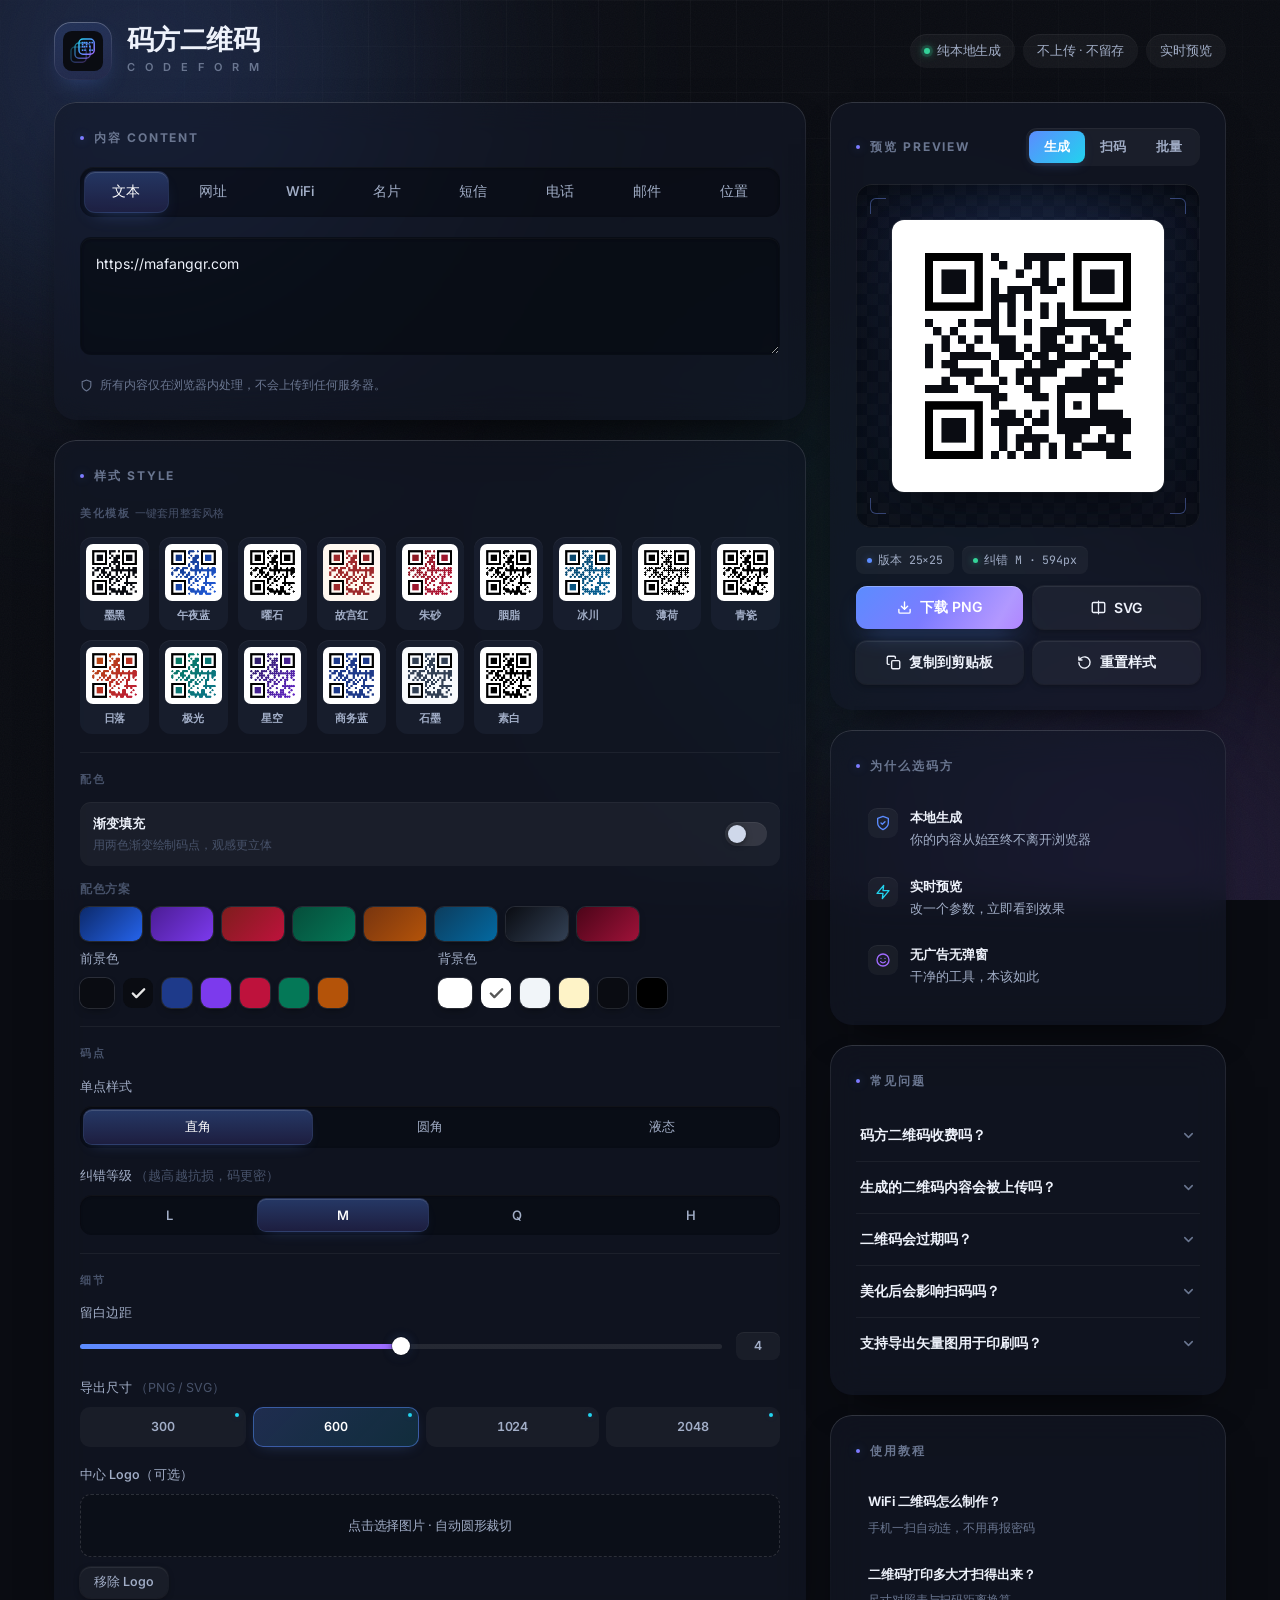
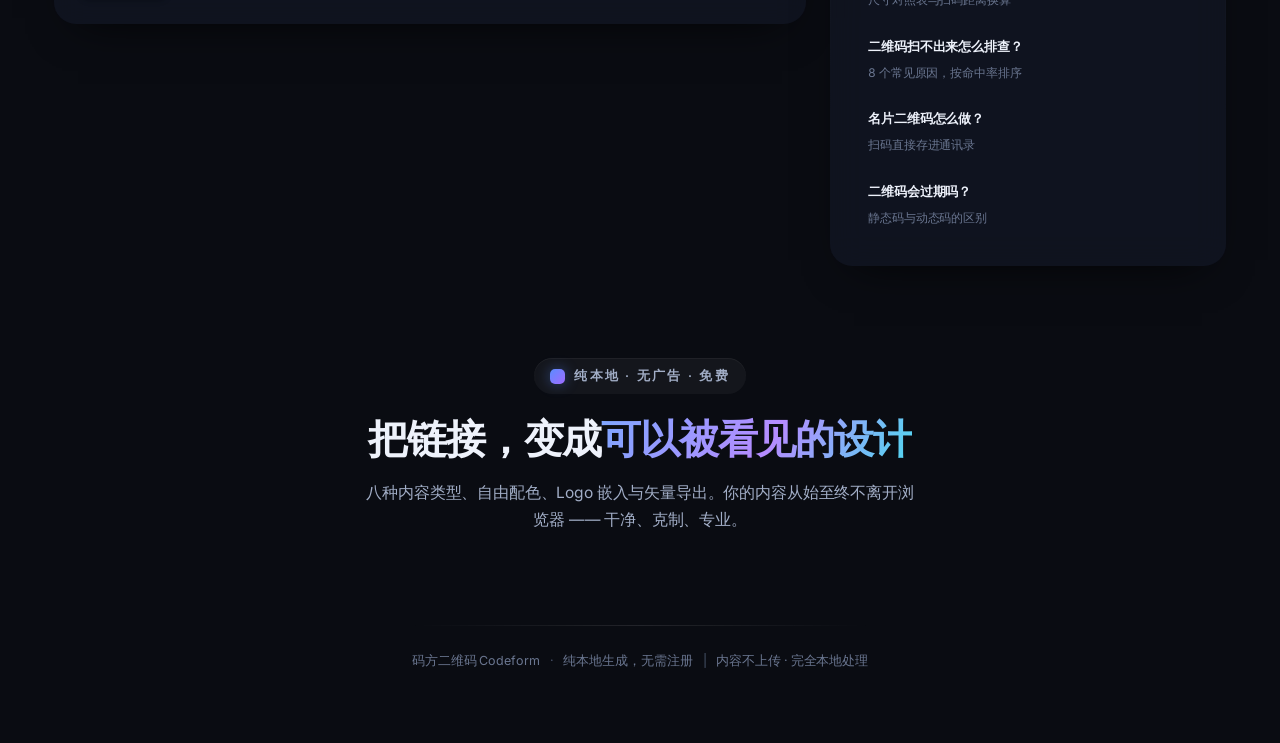
<file: index.html>
<!DOCTYPE html>
<html lang="zh-CN">
<head>
<meta charset="UTF-8">
<meta name="viewport" content="width=device-width, initial-scale=1.0">
<title>码方二维码 Codeform — 免费在线二维码生成器</title>
<meta name="description" content="码方二维码 —— 免费在线二维码生成器，纯本地生成：实时预览、自由美化、Logo 嵌入。文件不上传，隐私零泄露。">
<!-- 字体全部自托管（fonts/ 目录，共 79KB）。
     改自托管的原因有两个，都是硬伤：
       1) 隐私：站点主打「纯本地、零外链、隐私零泄露」，而外链 Google Fonts
          会把每个访客的 IP 与访问时间交给 Google —— 与承诺直接冲突。
       2) 可用性：fonts.googleapis.com 在中国大陆多数网络下不可达，而
          <link rel=stylesheet> 是渲染阻塞资源，请求挂起会让页面白屏几十秒
          （实测：字体域名不可达时 load 事件 20 秒内不触发，正常时 0.6 秒）。
     中文字形不走自托管：思源黑体全字重子集要 10MB+，而苹方 / 雅黑 / Noto Sans CJK
     在各平台都是系统原生字体，既零字节又更贴合本地阅读习惯。
     通过 unicode-range 把拉丁字符交给 Inter，中文自然落到系统字体上。 -->
<link rel="preload" href="fonts/inter-latin-var.woff2" as="font" type="font/woff2" crossorigin>
<link rel="preload" href="fonts/jetbrains-latin-var.woff2" as="font" type="font/woff2" crossorigin>
<style>
  @font-face {
    font-family: 'Inter';
    font-style: normal;
    font-weight: 100 900;          /* 可变字体，一个文件覆盖全部字重 */
    font-display: swap;
    src: url(fonts/inter-latin-var.woff2) format('woff2');
    unicode-range: U+0000-00FF, U+0131, U+0152-0153, U+02BB-02BC, U+02C6, U+02DA,
                   U+02DC, U+0304, U+0308, U+0329, U+2000-206F, U+20AC, U+2122,
                   U+2191, U+2193, U+2212, U+2215, U+FEFF, U+FFFD;
  }
  @font-face {
    font-family: 'JetBrains Mono';
    font-style: normal;
    font-weight: 100 800;
    font-display: swap;
    src: url(fonts/jetbrains-latin-var.woff2) format('woff2');
    unicode-range: U+0000-00FF, U+0131, U+0152-0153, U+02BB-02BC, U+02C6, U+02DA,
                   U+02DC, U+0304, U+0308, U+0329, U+2000-206F, U+20AC, U+2122,
                   U+2191, U+2193, U+2212, U+2215, U+FEFF, U+FFFD;
  }
</style>
<link rel="icon" type="image/svg+xml" href="brand/favicon.svg">
<link rel="icon" type="image/png" sizes="32x32" href="brand/favicon-32.png">
<link rel="icon" type="image/png" sizes="16x16" href="brand/favicon-16.png">
<link rel="apple-touch-icon" href="brand/apple-touch-icon.png">
<link rel="manifest" href="manifest.webmanifest">
<!-- 移动端全屏体验：配合 manifest 的 standalone 模式，添加到主屏后无地址栏 -->
<meta name="apple-mobile-web-app-capable" content="yes">
<meta name="apple-mobile-web-app-status-bar-style" content="black-translucent">
<meta name="apple-mobile-web-app-title" content="码方二维码">
<meta name="mobile-web-app-capable" content="yes">
<meta name="theme-color" content="#0a0c12">
<!-- Open Graph / 社交分享卡片
     用图是专门生成的 1200x630 横图（1.91:1）。
     注意：不能用宽高比 3.2:1 的 logo-dark.png —— summary_large_image
     会按 1.91:1 裁切，窄条 logo 会被切掉两侧或上下留大片空白。 -->
<meta property="og:title" content="码方二维码 Codeform — 免费在线二维码生成器">
<meta property="og:description" content="纯本地生成、实时预览、无广告、无水印的二维码美化工具。支持文字、网址、WiFi、名片等 8 种内容，PNG / SVG 高清导出。">
<meta property="og:image" content="https://mafangqr.com/brand/og-cover.png">
<meta property="og:image:width" content="1200">
<meta property="og:image:height" content="630">
<meta property="og:image:type" content="image/png">
<meta property="og:image:alt" content="码方二维码 — 免费在线二维码生成器，纯本地生成，文件不上传">
<meta property="og:url" content="https://mafangqr.com/">
<meta property="og:type" content="website">
<meta property="og:site_name" content="码方二维码">
<meta property="og:locale" content="zh_CN">
<meta name="twitter:card" content="summary_large_image">
<meta name="twitter:title" content="码方二维码 Codeform — 免费在线二维码生成器">
<meta name="twitter:description" content="纯本地生成、实时预览、无广告、无水印的二维码美化工具。">
<meta name="twitter:image" content="https://mafangqr.com/brand/og-cover.png">
<meta name="twitter:image:alt" content="码方二维码 — 免费在线二维码生成器">
<link rel="canonical" href="https://mafangqr.com/">
<meta name="keywords" content="二维码生成器,免费二维码,在线二维码,二维码制作,二维码美化,带logo二维码,WiFi二维码,名片二维码,vCard二维码,批量二维码,二维码导出svg">
<script type="application/ld+json">
{
  "@context": "https://schema.org",
  "@type": "WebApplication",
  "name": "码方二维码 Codeform",
  "url": "https://mafangqr.com/",
  "description": "免费在线二维码生成器，纯本地生成：实时预览、自由美化、Logo 嵌入，文件不上传，隐私零泄露。",
  "applicationCategory": "UtilitiesApplication",
  "operatingSystem": "All",
  "browserRequirements": "需要支持 Canvas 的现代浏览器（Chrome / Edge / Firefox / Safari）",
  "inLanguage": "zh-CN",
  "isAccessibleForFree": true,
  "offers": {
    "@type": "Offer",
    "price": "0",
    "priceCurrency": "CNY"
  },
  "featureList": [
    "文本、网址、WiFi、名片 vCard、短信、电话、邮件、地理位置 8 种内容类型",
    "前景背景自由配色，支持渐变填充",
    "直角、圆角、液态三种码点样式",
    "15 套一键套用配色模板",
    "L / M / Q / H 四级纠错，可嵌入中心 Logo",
    "300 / 600 / 1024 / 2048 四档导出尺寸，PNG 位图与 SVG 矢量双格式",
    "批量生成，一键打包 ZIP 下载",
    "内置扫码模式，可上传图片解码",
    "纯本地处理，二维码内容不上传服务器"
  ]
}
</script>
<!-- 站点级结构化数据：让搜索结果里能出现站名与面包屑 -->
<script type="application/ld+json">
{
  "@context": "https://schema.org",
  "@graph": [
    {
      "@type": "WebSite",
      "@id": "https://mafangqr.com/#website",
      "url": "https://mafangqr.com/",
      "name": "码方二维码 Codeform",
      "alternateName": "Codeform QR",
      "description": "免费在线二维码生成器，纯本地生成，文件不上传。",
      "inLanguage": "zh-CN",
      "publisher": { "@id": "https://mafangqr.com/#org" }
    },
    {
      "@type": "Organization",
      "@id": "https://mafangqr.com/#org",
      "name": "码方二维码 Codeform",
      "url": "https://mafangqr.com/",
      "logo": {
        "@type": "ImageObject",
        "url": "https://mafangqr.com/brand/icon-512.png",
        "width": 512,
        "height": 512
      }
    },
    {
      "@type": "FAQPage",
      "@id": "https://mafangqr.com/#faq",
      "mainEntity": [
        {
          "@type": "Question",
          "name": "码方二维码收费吗？",
          "acceptedAnswer": {
            "@type": "Answer",
            "text": "完全免费，无广告、无水印、无生成次数限制，导出的二维码可放心商用。"
          }
        },
        {
          "@type": "Question",
          "name": "生成的二维码内容会被上传吗？",
          "acceptedAnswer": {
            "@type": "Answer",
            "text": "不会。所有编码与渲染都在你的浏览器本地完成，页面不发送任何二维码内容到服务器，断网也能正常使用。"
          }
        },
        {
          "@type": "Question",
          "name": "二维码会过期吗？",
          "acceptedAnswer": {
            "@type": "Answer",
            "text": "不会。码方生成的是静态二维码，内容直接编码在图形中，不依赖任何跳转服务，不存在过期或失效问题。"
          }
        },
        {
          "@type": "Question",
          "name": "美化后会影响扫码吗？",
          "acceptedAnswer": {
            "@type": "Answer",
            "text": "只要保持足够对比度就能正常识别。工具内置对比度检测，颜色搭配过浅时会给出提示，建议配合摄像头多角度实测。"
          }
        },
        {
          "@type": "Question",
          "name": "支持导出矢量图用于印刷吗？",
          "acceptedAnswer": {
            "@type": "Answer",
            "text": "支持。可导出 SVG 矢量格式，放大到任意尺寸都不失真；也可导出最高 2048 像素的 PNG 位图。"
          }
        }
      ]
    }
  ]
}
</script>
<style>
  /* ============================================================
     码方 Codeform · 视觉系统
     设计语言：暗黑科技 · 表面分级 · 克制光晕 · 细腻微交互
     ============================================================ */
  :root {
    /* 底色 / 表面分级（surface elevation） */
    --bg: #0a0c12;
    --surface-1: rgba(20, 25, 40, 0.62);   /* 卡片本体 */
    --surface-2: rgba(30, 37, 56, 0.55);   /* 卡片内嵌块 / 输入 */
    --surface-3: rgba(255, 255, 255, 0.045); /* 悬浮 / 片段 */
    --surface-solid: #141926;
    --hair: rgba(255, 255, 255, 0.055);     /* 极细分隔 */
    --hair-strong: rgba(255, 255, 255, 0.10);

    /* 文本层级 */
    --ink: #eef2fb;
    --ink-2: #a2aec7;
    --ink-3: #6a7690;
    --ink-4: #48536b;

    /* 品牌色（点缀，非主角） */
    --accent: #5b8cff;
    --accent-2: #22d3ee;
    --accent-3: #a06bff;
    --grad: linear-gradient(135deg, #5b8cff 0%, #a06bff 100%);
    --glow: rgba(91, 140, 255, 0.42);
    --glow-soft: rgba(91, 140, 255, 0.18);

    --radius-lg: 22px;
    --radius: 16px;
    --radius-sm: 11px;
    --radius-xs: 8px;

    /* 缓动 */
    --ease-out: cubic-bezier(0.22, 1, 0.36, 1);
    --ease-soft: cubic-bezier(0.4, 0, 0.2, 1);

    --shadow-card: 0 1px 0 rgba(255,255,255,.045) inset, 0 18px 44px -24px rgba(0,0,0,.9);
    --shadow-pop: 0 1px 0 rgba(255,255,255,.06) inset, 0 22px 50px -18px rgba(0,0,0,.95);
  }

  * { box-sizing: border-box; margin: 0; padding: 0; }
  html { scroll-behavior: smooth; }
  html, body { height: 100%; }
  body {
    font-family: "Inter", "Noto Sans SC", -apple-system, BlinkMacSystemFont, "PingFang SC", "Microsoft YaHei", sans-serif;
    font-feature-settings: "cv02", "cv03", "cv04", "cv11";
    font-variant-numeric: tabular-nums;
    background: var(--bg);
    color: var(--ink);
    line-height: 1.6;
    min-height: 100vh;
    overflow-x: hidden;
    position: relative;
    -webkit-font-smoothing: antialiased;
    -moz-osx-font-smoothing: grayscale;
    text-rendering: optimizeLegibility;
    letter-spacing: -0.006em;
  }

  /* ---------- 全局氛围：光晕 + 网格 + 噪点 ---------- */
  .bg-fx { position: fixed; inset: 0; z-index: 0; pointer-events: none; overflow: hidden; }
  .bg-fx .orb { position: absolute; border-radius: 50%; filter: blur(130px); }
  .bg-fx .orb-a { width: 560px; height: 560px; background: rgba(91, 140, 255, 0.20); top: -220px; left: -140px; }
  .bg-fx .orb-b { width: 500px; height: 500px; background: rgba(160, 107, 255, 0.16); bottom: -240px; right: -120px; }
  .bg-fx .orb-c { width: 420px; height: 420px; background: rgba(34, 211, 238, 0.07); top: 38%; left: 52%; }
  /* 细密网格，仅顶部略微可见 —— 制造"科技底纹"而非铺满 */
  .bg-fx .grid-lines {
    position: absolute; inset: 0;
    background-image:
      linear-gradient(rgba(255,255,255,.028) 1px, transparent 1px),
      linear-gradient(90deg, rgba(255,255,255,.028) 1px, transparent 1px);
    background-size: 46px 46px;
    -webkit-mask-image: radial-gradient(ellipse 90% 55% at 50% 0%, #000 0%, transparent 72%);
    mask-image: radial-gradient(ellipse 90% 55% at 50% 0%, #000 0%, transparent 72%);
  }
  /* 极淡噪点，消除大色块的塑料感 */
  .bg-fx .noise {
    position: absolute; inset: -50%;
    opacity: .035; mix-blend-mode: overlay;
    background-image: url("data:image/svg+xml,%3Csvg xmlns='http://www.w3.org/2000/svg' width='160' height='160'%3E%3Cfilter id='n'%3E%3CfeTurbulence type='fractalNoise' baseFrequency='0.85' numOctaves='3' stitchTiles='stitch'/%3E%3C/filter%3E%3Crect width='100%25' height='100%25' filter='url(%23n)'/%3E%3C/svg%3E");
  }

  .app { position: relative; z-index: 1; max-width: 1220px; margin: 0 auto; padding: 0 24px 72px; }

  /* ================= 顶栏 ================= */
  header.topbar {
    display: flex; align-items: center; justify-content: space-between;
    padding: 22px 0; gap: 20px; flex-wrap: wrap;
  }
  .brand { display: flex; align-items: center; gap: 15px; }
  .logo {
    flex-shrink: 0; display: grid; place-items: center;
    width: 58px; height: 58px; border-radius: 17px;
    background: linear-gradient(160deg, rgba(91,140,255,.14), rgba(160,107,255,.06));
    box-shadow: 0 1px 0 rgba(255,255,255,.08) inset, 0 10px 26px -12px var(--glow);
    position: relative; transition: transform .4s var(--ease-out), box-shadow .4s var(--ease-out);
  }
  .logo::after {
    content: ""; position: absolute; inset: 0; border-radius: inherit;
    padding: 1px; background: linear-gradient(160deg, rgba(255,255,255,.22), rgba(255,255,255,0));
    -webkit-mask: linear-gradient(#000 0 0) content-box, linear-gradient(#000 0 0);
    -webkit-mask-composite: xor; mask-composite: exclude; pointer-events: none;
  }
  .brand:hover .logo { transform: translateY(-2px) rotate(-2deg); box-shadow: 0 1px 0 rgba(255,255,255,.1) inset, 0 16px 34px -12px var(--glow); }
  .logo img { width: 40px; height: 40px; display: block; }
  .brand h1 { font-size: 27px; font-weight: 700; letter-spacing: -0.02em; line-height: 1.1; }
  .brand .sub {
    font-size: 11px; color: var(--ink-3); letter-spacing: 10px; margin-right: -10px;
    text-transform: uppercase; margin-top: 4px; font-weight: 600;
  }
  .badges { display: flex; gap: 8px; flex-wrap: wrap; align-items: center; }
  .pill {
    font-size: 12.5px; padding: 7px 14px; border-radius: 999px;
    color: var(--ink-2); background: var(--surface-3);
    box-shadow: 0 1px 0 rgba(255,255,255,.05) inset;
    display: inline-flex; align-items: center; gap: 7px;
    transition: color .2s var(--ease-out), background .2s var(--ease-out);
  }
  .pill:hover { color: var(--ink); background: rgba(255,255,255,.075); }
  .pill .dot { width: 6px; height: 6px; border-radius: 50%; background: #34d399; box-shadow: 0 0 0 3px rgba(52,211,153,.15), 0 0 9px #34d399; }

  /* ================= 底部介绍区 ================= */
  .hero-bottom {
    text-align: center; margin-top: 46px; padding: 46px 24px 40px;
    border-top: 1px solid var(--line);
    position: relative;
  }
  .hero-bottom .eyebrow {
    display: inline-flex; align-items: center; gap: 9px;
    font-size: 12.5px; font-weight: 600; letter-spacing: .18em; text-transform: uppercase;
    color: var(--ink-2); padding: 8px 16px; border-radius: 999px;
    background: var(--surface-3); box-shadow: 0 1px 0 rgba(255,255,255,.05) inset;
    margin-bottom: 22px;
  }
  .hero-bottom .eyebrow .spark {
    width: 15px; height: 15px; border-radius: 5px; background: var(--grad);
    box-shadow: 0 0 14px var(--glow); flex-shrink: 0;
  }
  .hero-bottom h2 {
    font-size: clamp(26px, 3.4vw, 40px); font-weight: 800; line-height: 1.15;
    letter-spacing: -0.03em; margin-bottom: 18px;
  }
  .hero-bottom h2 .grad {
    background: linear-gradient(120deg, #7ea6ff 0%, #b58cff 55%, #4fd8f0 100%);
    -webkit-background-clip: text; background-clip: text; color: transparent;
    -webkit-text-fill-color: transparent;
  }
  .hero-bottom p {
    max-width: 560px; margin: 0 auto; color: var(--ink-2);
    font-size: 15.5px; line-height: 1.7; letter-spacing: -0.01em;
  }

  /* ================= 主布局 ================= */
  .grid { display: grid; grid-template-columns: minmax(0, 1fr) 396px; gap: 24px; align-items: start; }
  @media (max-width: 960px) { .grid { grid-template-columns: 1fr; } }

  /* ---------- 卡片（表面分级） ---------- */
  .card {
    position: relative;
    background: var(--surface-1);
    border-radius: var(--radius-lg);
    padding: 26px;
    backdrop-filter: blur(16px) saturate(1.25);
    -webkit-backdrop-filter: blur(16px) saturate(1.25);
    box-shadow: var(--shadow-card);
    transition: box-shadow .3s var(--ease-out);
  }
  /* 1px 顶部高光边（比四周边框更高级） */
  .card::after {
    content: ""; position: absolute; inset: 0; border-radius: inherit; padding: 1px;
    background: linear-gradient(180deg, rgba(255,255,255,.11), rgba(255,255,255,.015) 32%, rgba(255,255,255,0) 70%);
    -webkit-mask: linear-gradient(#000 0 0) content-box, linear-gradient(#000 0 0);
    -webkit-mask-composite: xor; mask-composite: exclude; pointer-events: none;
  }
  .card + .card { margin-top: 20px; }
  .card h2 {
    font-size: 12px; font-weight: 700; color: var(--ink-3); letter-spacing: .16em;
    text-transform: uppercase; margin-bottom: 20px; display: flex; align-items: center; gap: 10px;
  }
  .card h2::before {
    content: ""; width: 4px; height: 4px; border-radius: 50%; background: var(--grad);
    box-shadow: 0 0 10px var(--glow); flex-shrink: 0;
  }

  /* ================= Tab（分段胶囊） ================= */
  .tabs {
    display: flex; flex-wrap: wrap; gap: 4px;
    padding: 5px; border-radius: 14px; margin-bottom: 20px;
    background: rgba(6, 9, 16, 0.55);
    box-shadow: 0 1px 0 rgba(255,255,255,.04) inset, 0 1px 3px rgba(0,0,0,.4) inset;
  }
  .tab {
    position: relative; text-align: center; flex: 1 0 auto; min-width: 62px;
    font-size: 13.5px; font-weight: 550; padding: 9px 10px; border-radius: 10px; cursor: pointer;
    color: var(--ink-2); border: none; background: transparent;
    transition: color .22s var(--ease-out), background .22s var(--ease-out), box-shadow .22s var(--ease-out), transform .22s var(--ease-out);
    user-select: none; -webkit-tap-highlight-color: transparent;
  }
  .tab:hover { color: var(--ink); background: rgba(255,255,255,.04); }
  .tab.active {
    color: #fff;
    background: linear-gradient(180deg, rgba(91,140,255,.30), rgba(120,110,255,.16));
    box-shadow: 0 1px 0 rgba(255,255,255,.14) inset, 0 0 0 1px rgba(120,150,255,.22), 0 8px 20px -10px var(--glow);
  }
  .tab:active { transform: scale(.97); }

  /* ================= 输入 ================= */
  textarea, input[type="text"] {
    width: 100%; background: rgba(6, 9, 16, 0.6);
    border: 1px solid transparent; border-radius: var(--radius-sm); color: var(--ink);
    font-size: 14px; padding: 14px 15px; font-family: inherit; resize: vertical; outline: none;
    box-shadow: 0 1px 0 rgba(255,255,255,.035) inset, 0 1px 3px rgba(0,0,0,.35) inset;
    transition: background .2s var(--ease-out), box-shadow .22s var(--ease-out);
  }
  textarea { min-height: 118px; line-height: 1.68; }
  textarea::placeholder, input::placeholder { color: var(--ink-4); }
  textarea:focus, input[type="text"]:focus {
    background: rgba(9, 13, 22, 0.85);
    box-shadow: 0 1px 0 rgba(255,255,255,.05) inset, 0 0 0 1px rgba(91,140,255,.55), 0 0 0 4px rgba(91,140,255,.12);
  }
  .hint {
    font-size: 12px; color: var(--ink-3); margin-top: 14px;
    display: flex; align-items: center; gap: 7px; line-height: 1.5;
  }
  .hint::before {
    content: ""; width: 13px; height: 13px; flex-shrink: 0;
    background: url("data:image/svg+xml,%3Csvg xmlns='http://www.w3.org/2000/svg' viewBox='0 0 24 24' fill='none' stroke='%236a7690' stroke-width='2' stroke-linecap='round'%3E%3Cpath d='M12 22s8-4 8-10V5l-8-3-8 3v7c0 6 8 10 8 10z'/%3E%3C/svg%3E") center/contain no-repeat;
  }

  /* ================= 表单行 ================= */
  .row { display: flex; gap: 12px; flex-wrap: wrap; }
  .row > .field { flex: 1; min-width: 140px; }
  .field label {
    display: block; font-size: 12.5px; font-weight: 550; color: var(--ink-2);
    margin-bottom: 9px; letter-spacing: .005em;
  }
  .field input[type="text"] { font-size: 13.5px; padding: 10px 12px; }
  /* 字段下方的辅助说明：比 label 更轻，不抢视线 */
  .field-note {
    margin-top: 12px; font-size: 12px; line-height: 1.6; color: var(--ink-3);
    padding-left: 2px;
  }

  /* ================= 分段控件（seg） ================= */
  .seg {
    display: flex; gap: 4px; background: rgba(6, 9, 16, 0.55);
    border-radius: 12px; padding: 4px;
    box-shadow: 0 1px 0 rgba(255,255,255,.04) inset, 0 1px 3px rgba(0,0,0,.35) inset;
  }
  .seg button {
    flex: 1; border: none; background: transparent; color: var(--ink-2); font-size: 13px;
    font-weight: 550; padding: 8px 6px; border-radius: 8px; cursor: pointer;
    font-family: inherit; -webkit-tap-highlight-color: transparent;
    transition: color .2s var(--ease-out), background .2s var(--ease-out), box-shadow .2s var(--ease-out), transform .15s var(--ease-out);
  }
  .seg button:hover { color: var(--ink); background: rgba(255,255,255,.045); }
  .seg button.active {
    background: linear-gradient(180deg, rgba(91,140,255,.34), rgba(120,110,255,.18));
    color: #fff;
    box-shadow: 0 1px 0 rgba(255,255,255,.14) inset, 0 0 0 1px rgba(120,150,255,.28), 0 6px 16px -9px var(--glow);
  }
  .seg button:active { transform: scale(.97); }

  /* ================= 整体轮廓形状 ================= */
  /* ================= 颜色 ================= */
  .swatches { display: flex; gap: 9px; flex-wrap: wrap; align-items: center; }
  .sw {
    width: 30px; height: 30px; border-radius: 9px; cursor: pointer; position: relative;
    box-shadow: 0 0 0 1px rgba(255,255,255,.10), 0 4px 10px -4px rgba(0,0,0,.6);
    transition: transform .18s var(--ease-out), box-shadow .18s var(--ease-out);
  }
  .sw:hover { transform: translateY(-2px) scale(1.06); box-shadow: 0 0 0 1px rgba(255,255,255,.25), 0 8px 16px -5px rgba(0,0,0,.7); }
  /* 选中态：统一用深色底衬 + 强调色环，浅色块上也不会糊 */
  .sw.sel { box-shadow: 0 0 0 2px var(--panel-solid), 0 0 0 4px var(--accent), 0 0 18px -2px var(--glow); }
  .sw.sel::after {
    content: ""; position: absolute; inset: 0; border-radius: inherit;
    background: url("data:image/svg+xml,%3Csvg xmlns='http://www.w3.org/2000/svg' viewBox='0 0 24 24' fill='none' stroke='%23000' stroke-width='3.4' stroke-linecap='round' stroke-linejoin='round'%3E%3Cpath d='M20 6L9 17l-5-5'/%3E%3C/svg%3E") center/56% no-repeat;
    opacity: .55;
  }
  .sw.sel[data-light="1"]::after { stroke: none; }
  /* 浅色块的对勾用深色，深色块的对勾用白色 */
  .sw.sel[data-tone="light"]::after {
    background-image: url("data:image/svg+xml,%3Csvg xmlns='http://www.w3.org/2000/svg' viewBox='0 0 24 24' fill='none' stroke='%23111' stroke-width='3.4' stroke-linecap='round' stroke-linejoin='round'%3E%3Cpath d='M20 6L9 17l-5-5'/%3E%3C/svg%3E");
    opacity: .7;
  }
  .sw.sel[data-tone="dark"]::after {
    background-image: url("data:image/svg+xml,%3Csvg xmlns='http://www.w3.org/2000/svg' viewBox='0 0 24 24' fill='none' stroke='%23fff' stroke-width='3.4' stroke-linecap='round' stroke-linejoin='round'%3E%3Cpath d='M20 6L9 17l-5-5'/%3E%3C/svg%3E");
    opacity: .9;
  }
  input[type="color"] {
    width: 34px; height: 30px; padding: 0; border: none; border-radius: 9px;
    background: transparent; cursor: pointer; overflow: hidden;
    box-shadow: 0 0 0 1px rgba(255,255,255,.12), 0 4px 10px -4px rgba(0,0,0,.6);
    transition: transform .18s var(--ease-out), box-shadow .18s var(--ease-out);
  }
  input[type="color"]:hover { transform: translateY(-2px) scale(1.06); box-shadow: 0 0 0 1px var(--accent), 0 8px 16px -5px rgba(0,0,0,.7); }
  /* 取色器被选中时（无 .sw 选中），也显示强调色环 */
  .swatches.picked input[type="color"] {
    box-shadow: 0 0 0 2px var(--panel-solid), 0 0 0 4px var(--accent), 0 0 18px -2px var(--glow);
  }
  input[type="color"]::-webkit-color-swatch-wrapper { padding: 0; }
  input[type="color"]::-webkit-color-swatch { border: none; border-radius: 8px; }

  /* ================= 渐变开关 + 预设 ================= */
  .grad-toggle {
    display: flex; align-items: center; justify-content: space-between;
    gap: 12px; margin-bottom: 14px;
    padding: 11px 13px; border-radius: 11px; background: var(--surface-3);
    box-shadow: 0 1px 0 rgba(255,255,255,.045) inset;
  }
  .grad-toggle .lbl-t { font-size: 13px; font-weight: 600; color: var(--ink); }
  .grad-toggle .lbl-s { font-size: 11.5px; color: var(--ink-4); margin-top: 2px; }

  .switch { position: relative; display: inline-block; width: 42px; height: 24px; flex: 0 0 auto; }
  .switch input { opacity: 0; width: 0; height: 0; }
  .switch .track {
    position: absolute; inset: 0; cursor: pointer; border-radius: 999px;
    background: rgba(255,255,255,.11);
    box-shadow: 0 1px 0 rgba(255,255,255,.06) inset;
    transition: background .22s var(--ease-out);
  }
  .switch .track::before {
    content: ""; position: absolute; left: 3px; top: 3px; width: 18px; height: 18px;
    border-radius: 50%; background: #cfd8ea;
    box-shadow: 0 2px 6px -1px rgba(0,0,0,.6);
    transition: transform .22s var(--ease-out), background .22s var(--ease-out);
  }
  .switch input:checked + .track {
    background: linear-gradient(135deg, var(--accent), var(--accent-2));
    box-shadow: 0 4px 14px -6px var(--glow), 0 0 0 1px rgba(255,255,255,.1) inset;
  }
  .switch input:checked + .track::before { transform: translateX(18px); background: #fff; }

  .grad-presets { display: flex; gap: 9px; flex-wrap: wrap; margin-bottom: 8px; }
  .grad-presets-label {
    font-size: 11.5px; font-weight: 600; letter-spacing: .06em; text-transform: uppercase;
    color: var(--ink-4); margin-bottom: 9px;
  }
  .gp {
    width: 62px; height: 34px; border-radius: 9px; cursor: pointer; position: relative;
    box-shadow: 0 0 0 1px rgba(255,255,255,.10), 0 4px 10px -4px rgba(0,0,0,.6);
    transition: transform .18s var(--ease-out), box-shadow .18s var(--ease-out);
  }
  .gp:hover { transform: translateY(-2px) scale(1.04); box-shadow: 0 0 0 1px rgba(255,255,255,.28), 0 8px 16px -5px rgba(0,0,0,.7); }
  .gp.sel { box-shadow: 0 0 0 2px var(--panel-solid), 0 0 0 4px var(--accent), 0 0 18px -2px var(--glow); }
  .gp.sel::after {
    content: ""; position: absolute; inset: 0; border-radius: inherit;
    background: url("data:image/svg+xml,%3Csvg xmlns='http://www.w3.org/2000/svg' viewBox='0 0 24 24' fill='none' stroke='%23fff' stroke-width='3.6' stroke-linecap='round' stroke-linejoin='round'%3E%3Cpath d='M20 6L9 17l-5-5'/%3E%3C/svg%3E") center/38% no-repeat;
    filter: drop-shadow(0 1px 2px rgba(0,0,0,.55));
  }

  .grad-row { display: none; }
  .grad-row.on { display: block; animation: group-in .3s var(--ease-out) both; }
  @keyframes group-in { from { opacity: 0; transform: translateY(-5px); } to { opacity: 1; transform: translateY(0); } }

  /* 渐变开启时弱化纯色前景选择，避免误以为还能生效 */
  .style-grid.dim { opacity: .38; filter: saturate(.5); transition: opacity .25s var(--ease-out), filter .25s var(--ease-out); }
  .style-grid { transition: opacity .25s var(--ease-out), filter .25s var(--ease-out); }

  .grad-dir { display: flex; align-items: center; gap: 10px; margin-bottom: 14px; }
  .grad-dir .seg { flex: 1; }

  /* ================= 对比度提示 ================= */
  .contrast-warn {
    display: none; align-items: flex-start; gap: 9px;
    margin-top: 14px; padding: 11px 13px; border-radius: 11px;
    font-size: 12.5px; line-height: 1.6;
    background: rgba(251,191,36,.10); border: 1px solid rgba(251,191,36,.28);
    color: #fcd34d;
  }
  .contrast-warn.on { display: flex; animation: group-in .28s var(--ease-out) both; }
  .contrast-warn.risk { background: rgba(248,113,113,.10); border-color: rgba(248,113,113,.3); color: #fca5a5; }
  .contrast-warn svg { width: 16px; height: 16px; flex: 0 0 auto; margin-top: 1px; }
  .contrast-warn b { font-weight: 600; }

  /* ================= 导出尺寸 ================= */
  .sizes { display: flex; gap: 7px; flex-wrap: wrap; }
  .sz {
    flex: 1 0 auto; min-width: 62px; padding: 9px 8px; border-radius: 10px; cursor: pointer;
    text-align: center; font-size: 12.5px; font-weight: 600; color: var(--ink-2);
    font-variant-numeric: tabular-nums;
    background: var(--surface-3); border: 1px solid transparent;
    transition: color .18s var(--ease-out), background .18s var(--ease-out), border-color .18s var(--ease-out);
  }
  .sz:hover { color: var(--ink); background: rgba(255,255,255,.065); }
  .sz.active {
    color: #fff; border-color: rgba(91,140,255,.5);
    background: linear-gradient(135deg, rgba(91,140,255,.22), rgba(34,211,238,.14));
    box-shadow: 0 4px 16px -8px var(--glow);
  }
  /* 目标尺寸与取整实际值不一致时，右上角加个小点 */
  .sz { position: relative; }
  .sz.adjusted::after {
    content: ""; position: absolute; top: 5px; right: 6px;
    width: 4px; height: 4px; border-radius: 50%; background: var(--accent-2);
    box-shadow: 0 0 6px var(--glow-soft);
  }

  /* ================= 滑杆（自定义） ================= */
  input[type="range"] {
    -webkit-appearance: none; appearance: none;
    width: 100%; height: 5px; border-radius: 999px; background: transparent;
    cursor: pointer; margin: 0; --fill: 50%;
  }
  input[type="range"]::-webkit-slider-runnable-track {
    height: 5px; border-radius: 999px;
    background: linear-gradient(90deg, var(--accent) 0%, var(--accent-3) var(--fill), rgba(255,255,255,.09) var(--fill), rgba(255,255,255,.09) 100%);
  }
  input[type="range"]::-webkit-slider-thumb {
    -webkit-appearance: none; appearance: none;
    width: 18px; height: 18px; margin-top: -6.5px; border-radius: 50%;
    background: #fff; border: none;
    box-shadow: 0 0 0 1px rgba(0,0,0,.25), 0 2px 8px rgba(0,0,0,.5), 0 0 12px -2px var(--glow);
    transition: transform .16s var(--ease-out), box-shadow .16s var(--ease-out);
  }
  input[type="range"]:hover::-webkit-slider-thumb { transform: scale(1.12); }
  input[type="range"]:active::-webkit-slider-thumb { transform: scale(1.22); box-shadow: 0 0 0 1px rgba(0,0,0,.25), 0 2px 8px rgba(0,0,0,.5), 0 0 20px 2px var(--glow); }
  input[type="range"]::-moz-range-track { height: 5px; border-radius: 999px; background: rgba(255,255,255,.09); }
  input[type="range"]::-moz-range-progress { height: 5px; border-radius: 999px; background: linear-gradient(90deg, var(--accent), var(--accent-3)); }
  input[type="range"]::-moz-range-thumb {
    width: 18px; height: 18px; border: none; border-radius: 50%; background: #fff;
    box-shadow: 0 2px 8px rgba(0,0,0,.5), 0 0 12px -2px var(--glow);
  }
  .slider-row { display: flex; align-items: center; gap: 14px; }
  .slider-row .val {
    font-size: 12.5px; color: var(--ink-2); min-width: 44px; text-align: center;
    font-variant-numeric: tabular-nums; font-weight: 600;
    background: var(--surface-3); border-radius: 8px; padding: 4px 0;
    box-shadow: 0 1px 0 rgba(255,255,255,.05) inset;
  }

  /* ================= 上传 ================= */
  .upload {
    border: 1.5px dashed rgba(255,255,255,.14); border-radius: var(--radius-sm);
    padding: 20px 16px; text-align: center; cursor: pointer;
    font-size: 13px; color: var(--ink-2); background: rgba(6, 9, 16, 0.35);
    transition: border-color .22s var(--ease-out), color .22s var(--ease-out), background .22s var(--ease-out), transform .22s var(--ease-out);
  }
  .upload:hover {
    border-color: rgba(91,140,255,.6); color: var(--ink);
    background: rgba(91,140,255,.07); transform: translateY(-1px);
  }

  /* ================= 预览区（主角） ================= */
  .preview-wrap { position: sticky; top: 22px; }
  .preview-card { overflow: hidden; }
  .preview-stage { position: relative; }

  .preview-box {
    position: relative; display: grid; place-items: center;
    padding: 36px; border-radius: var(--radius);
    background:
      radial-gradient(120% 100% at 50% 0%, rgba(91,140,255,.10), transparent 62%),
      linear-gradient(45deg, rgba(255,255,255,.018) 25%, transparent 25%, transparent 75%, rgba(255,255,255,.018) 75%),
      linear-gradient(45deg, rgba(255,255,255,.018) 25%, transparent 25%, transparent 75%, rgba(255,255,255,.018) 75%),
      linear-gradient(180deg, rgba(6,9,16,.75), rgba(6,9,16,.55));
    background-size: auto, 22px 22px, 22px 22px, auto;
    background-position: 0 0, 0 0, 11px 11px, 0 0;
    box-shadow: 0 1px 0 rgba(255,255,255,.05) inset, 0 0 0 1px rgba(255,255,255,.045) inset, 0 20px 44px -28px rgba(0,0,0,.9) inset;
    overflow: hidden;
  }
  /* 四角定位角装饰 */
  .preview-box .corner { position: absolute; width: 16px; height: 16px; border: 1.5px solid rgba(120,150,255,.4); pointer-events: none; }
  .preview-box .c-tl { top: 14px; left: 14px; border-right: none; border-bottom: none; border-radius: 6px 0 0 0; }
  .preview-box .c-tr { top: 14px; right: 14px; border-left: none; border-bottom: none; border-radius: 0 6px 0 0; }
  .preview-box .c-bl { bottom: 14px; left: 14px; border-right: none; border-top: none; border-radius: 0 0 0 6px; }
  .preview-box .c-br { bottom: 14px; right: 14px; border-left: none; border-top: none; border-radius: 0 0 6px 0; }

  /* 二维码：浮起 + 光晕 */
  #qrCanvas {
    max-width: 100%; height: auto; display: block; position: relative; z-index: 2;
    border-radius: 12px;
    box-shadow: 0 2px 0 rgba(255,255,255,.06) inset, 0 24px 48px -18px rgba(0,0,0,.85), 0 0 0 1px rgba(255,255,255,.06), 0 0 70px -12px var(--glow-soft);
    animation: qr-in .4s var(--ease-out) both;
  }
  @keyframes qr-in {
    from { opacity: .4; transform: scale(.94) translateY(6px); filter: blur(3px); }
    to { opacity: 1; transform: scale(1) translateY(0); filter: blur(0); }
  }
  #qrCanvas.pulse { animation: qr-pulse .42s var(--ease-out); }
  @keyframes qr-pulse {
    0% { transform: scale(.96); filter: brightness(1.25); }
    60% { transform: scale(1.015); }
    100% { transform: scale(1); filter: brightness(1); }
  }

  /* 预览底部信息条 */
  .preview-meta {
    display: flex; align-items: center; justify-content: space-between;
    margin-top: 18px; gap: 10px; flex-wrap: wrap;
  }
  .meta { display: flex; gap: 8px; font-size: 12px; color: var(--ink-2); flex-wrap: wrap; }
  .meta .chip {
    display: inline-flex; align-items: center; gap: 6px;
    background: var(--surface-3); border-radius: 8px; padding: 5px 11px;
    box-shadow: 0 1px 0 rgba(255,255,255,.045) inset;
    font-family: "JetBrains Mono", ui-monospace, SFMono-Regular, Menlo, monospace;
    font-size: 11.5px; letter-spacing: -.01em;
    font-variant-numeric: tabular-nums;
  }
  .meta .chip::before { content: ""; width: 5px; height: 5px; border-radius: 50%; background: var(--accent); box-shadow: 0 0 7px var(--glow); }
  .meta .chip.g::before { background: #34d399; box-shadow: 0 0 7px rgba(52,211,153,.6); }

  /* ================= 扫码解码 ================= */
  .card-head {
    display: flex; align-items: center; justify-content: space-between;
    gap: 14px; margin-bottom: 18px; flex-wrap: wrap;
  }
  .card-head h2 { margin: 0; }
  .mode-switch { display: inline-flex; padding: 3px; border-radius: 11px; background: var(--surface-3); box-shadow: 0 1px 0 rgba(255,255,255,.05) inset; }
  .mode-switch button {
    appearance: none; border: 0; cursor: pointer; background: transparent;
    color: var(--ink-2); font: inherit; font-size: 12.5px; font-weight: 600;
    padding: 6px 15px; border-radius: 8px; transition: color .18s var(--ease-out), background .18s var(--ease-out);
  }
  .mode-switch button:hover { color: var(--ink); }
  .mode-switch button.active {
    color: #fff;
    background: linear-gradient(135deg, var(--accent), var(--accent-2));
    box-shadow: 0 4px 14px -6px var(--glow);
  }

  .scan-wrap { display: none; }
  .scan-wrap.on { display: block; }
  .gen-wrap.off { display: none; }

  .scan-box {
    position: relative; display: grid; place-items: center; gap: 10px;
    padding: 40px 24px; border-radius: var(--radius); cursor: pointer;
    text-align: center;
    background:
      radial-gradient(120% 100% at 50% 0%, rgba(34,211,238,.08), transparent 62%),
      linear-gradient(180deg, rgba(6,9,16,.75), rgba(6,9,16,.55));
    border: 1.5px dashed rgba(120,150,255,.28);
    box-shadow: 0 1px 0 rgba(255,255,255,.05) inset;
    transition: border-color .2s var(--ease-out), background .2s var(--ease-out);
  }
  .scan-box:hover, .scan-box.drag { border-color: rgba(91,140,255,.62); background: rgba(91,140,255,.06); }
  .scan-box svg { width: 38px; height: 38px; stroke: var(--accent); opacity: .9; }
  .scan-box .t1 { font-size: 14.5px; font-weight: 600; color: var(--ink); }
  .scan-box .t2 { font-size: 12.5px; color: var(--ink-3); line-height: 1.7; }
  #scanPreview {
    max-width: 100%; max-height: 300px; border-radius: 12px; display: none;
    box-shadow: 0 0 0 1px rgba(255,255,255,.08), 0 18px 40px -20px rgba(0,0,0,.85);
  }
  .scan-box.has-img #scanPreview { display: block; }
  .scan-box.has-img .t1, .scan-box.has-img svg { display: none; }

  .scan-result { margin-top: 16px; display: none; }
  .scan-result.show { display: block; animation: qr-in .35s var(--ease-out) both; }
  .scan-result .lbl {
    display: flex; align-items: center; justify-content: space-between;
    font-size: 12px; color: var(--ink-3); margin-bottom: 8px;
    text-transform: uppercase; letter-spacing: .1em; font-weight: 600;
  }
  .scan-result .lbl .tag {
    text-transform: none; letter-spacing: 0; font-size: 11.5px;
    background: rgba(52,211,153,.12); color: #34d399;
    padding: 3px 9px; border-radius: 999px; font-family: "JetBrains Mono", monospace;
  }
  .scan-out {
    font-family: "JetBrains Mono", ui-monospace, monospace; font-size: 13px;
    line-height: 1.65; color: var(--ink); word-break: break-all; white-space: pre-wrap;
    background: var(--surface-3); border-radius: 10px; padding: 14px 16px;
    max-height: 240px; overflow: auto;
    box-shadow: 0 1px 0 rgba(255,255,255,.05) inset;
  }
  .scan-actions { display: flex; gap: 8px; margin-top: 12px; flex-wrap: wrap; }
  .scan-actions .btn { padding: 8px 14px; font-size: 12.5px; }

  /* ================= 批量生成 ================= */
  .batch-wrap { display: none; }
  .batch-wrap.on { display: block; }
  .batch-head {
    display: flex; align-items: flex-start; justify-content: space-between;
    gap: 14px; margin-bottom: 18px;
  }
  .batch-title { font-size: 16px; font-weight: 700; color: var(--ink); letter-spacing: -.01em; }
  .batch-sub { font-size: 12.5px; color: var(--ink-3); margin-top: 4px; line-height: 1.6; }
  .batch-free {
    flex: none; font-size: 11px; font-weight: 700; letter-spacing: .04em;
    color: #34d399; background: rgba(52,211,153,.10);
    border: 1px solid rgba(52,211,153,.28); border-radius: 999px; padding: 4px 11px;
  }
  .lbl-hint { font-weight: 400; color: var(--ink-4); font-size: 11.5px; }
  .batch-input { min-height: 168px; line-height: 1.75; }
  .batch-opts { display: grid; grid-template-columns: 1fr 1fr; gap: 12px; margin-top: 14px; }
  .batch-opts .seg button { white-space: nowrap; padding-left: 4px; padding-right: 4px; }
  .batch-stat {
    display: flex; align-items: center; gap: 8px; flex-wrap: wrap;
    margin-top: 14px; padding: 10px 13px; border-radius: var(--radius-sm);
    background: var(--surface-2); box-shadow: 0 0 0 1px rgba(255,255,255,.05) inset;
    font-size: 12.5px; color: var(--ink-3);
  }
  .batch-stat b { color: var(--accent); font-weight: 700; font-size: 14px; }
  .bs-sep { color: var(--ink-4); }
  .batch-warn {
    display: none; margin-top: 12px; padding: 11px 13px; border-radius: var(--radius-sm);
    font-size: 12.5px; line-height: 1.7; color: #fbbf24;
    background: rgba(251,191,36,.07); border: 1px solid rgba(251,191,36,.22);
  }
  .batch-warn.on { display: block; }
  .batch-warn.risk { color: #f87171; background: rgba(248,113,113,.07); border-color: rgba(248,113,113,.24); }
  .batch-progress { display: none; margin-top: 14px; }
  .batch-progress.on { display: block; }
  .bp-bar {
    height: 6px; border-radius: 999px; overflow: hidden; background: var(--surface-3);
    box-shadow: 0 0 0 1px rgba(255,255,255,.05) inset;
  }
  .bp-fill {
    height: 100%; width: 0%; border-radius: 999px;
    background: linear-gradient(90deg, var(--accent), var(--accent-2));
    transition: width .18s var(--ease-out);
  }
  .bp-text { font-size: 12px; color: var(--ink-3); margin-top: 7px; text-align: right; }
  .batch-result { display: none; margin-top: 18px; }
  .batch-result.on { display: block; }
  .br-head {
    display: flex; align-items: baseline; justify-content: space-between;
    gap: 12px; margin-bottom: 11px;
  }
  .br-title { font-size: 13px; font-weight: 700; color: var(--ink-2); }
  .br-info { font-size: 12px; color: var(--ink-4); }
  .br-grid {
    display: grid; grid-template-columns: repeat(auto-fill, minmax(84px, 1fr));
    gap: 9px; max-height: 340px; overflow-y: auto; padding: 2px;
  }
  .br-item {
    position: relative; border-radius: var(--radius-sm); overflow: hidden;
    background: #fff; box-shadow: 0 0 0 1px rgba(255,255,255,.10);
    aspect-ratio: 1; display: flex; align-items: center; justify-content: center;
  }
  .br-item img { width: 100%; height: 100%; object-fit: contain; display: block; }
  .br-item .br-name {
    position: absolute; left: 0; right: 0; bottom: 0;
    font-size: 9.5px; color: #0a0c12; background: rgba(255,255,255,.9);
    padding: 2px 4px; white-space: nowrap; overflow: hidden; text-overflow: ellipsis;
    font-weight: 600;
  }
  .br-item.fail { background: rgba(248,113,113,.10); box-shadow: 0 0 0 1px rgba(248,113,113,.24); }
  .br-item.fail::after {
    content: '生成失败'; position: absolute; inset: 0;
    display: flex; align-items: center; justify-content: center;
    font-size: 10.5px; color: #f87171; font-weight: 600;
  }
  @media (max-width: 560px) { .batch-opts { grid-template-columns: 1fr; } }

  /* ================= 按钮 ================= */
  .actions { display: flex; gap: 10px; margin-top: 12px; }
  .btn {
    position: relative; flex: 1; padding: 12px 14px; border-radius: var(--radius-sm);
    font-size: 14px; font-weight: 600; cursor: pointer; font-family: inherit;
    color: var(--ink); background: var(--surface-3);
    border: none;
    box-shadow: 0 1px 0 rgba(255,255,255,.07) inset, 0 0 0 1px rgba(255,255,255,.055), 0 2px 6px rgba(0,0,0,.3);
    transition: transform .16s var(--ease-out), box-shadow .2s var(--ease-out), background .2s var(--ease-out), color .2s var(--ease-out);
    display: inline-flex; align-items: center; justify-content: center; gap: 8px;
    -webkit-tap-highlight-color: transparent;
  }
  .btn:hover {
    background: rgba(255,255,255,.075); transform: translateY(-1px);
    box-shadow: 0 1px 0 rgba(255,255,255,.1) inset, 0 0 0 1px rgba(255,255,255,.11), 0 8px 18px -8px rgba(0,0,0,.7);
  }
  .btn:active { transform: translateY(0) scale(.985); }
  .btn svg { width: 15px; height: 15px; flex-shrink: 0; }

  .btn.primary {
    color: #fff; background: var(--grad);
    box-shadow: 0 1px 0 rgba(255,255,255,.28) inset, 0 2px 6px rgba(0,0,0,.25), 0 12px 26px -10px var(--glow);
  }
  .btn.primary:hover {
    background: var(--grad); filter: brightness(1.1) saturate(1.05);
    box-shadow: 0 1px 0 rgba(255,255,255,.32) inset, 0 16px 34px -10px var(--glow), 0 0 24px -6px var(--glow);
  }
  .btn.primary::after {
    content: ""; position: absolute; inset: 0; border-radius: inherit;
    background: linear-gradient(120deg, transparent 30%, rgba(255,255,255,.28) 50%, transparent 70%);
    background-size: 220% 100%; background-position: 200% 0; pointer-events: none;
    transition: background-position .6s var(--ease-out);
  }
  .btn.primary:hover::after { background-position: -120% 0; }

  /* 下载成功反馈 */
  .btn.ok { background: linear-gradient(135deg, #10b981, #34d399) !important; color: #04231a !important; }
  .btn.ok::after { display: none; }

  /* 次级小按钮 */
  .btn.mini { font-size: 12.5px; padding: 7px 14px; font-weight: 550; color: var(--ink-2); flex: 0 0 auto; width: auto; }
  .btn.mini:hover { color: var(--ink); }

  /* ================= 空态 ================= */
  .empty { color: var(--ink-3); font-size: 13.5px; text-align: center; padding: 40px 12px; }

  /* ================= 为什么选码方 ================= */
  .feature-list { display: flex; flex-direction: column; gap: 2px; }
  .feature {
    display: flex; align-items: flex-start; gap: 12px;
    padding: 12px 12px; border-radius: 12px; font-size: 13px; line-height: 1.6;
    color: var(--ink-2); transition: background .2s var(--ease-out);
  }
  .feature:hover { background: var(--surface-3); }
  .feature .ico {
    width: 30px; height: 30px; border-radius: 9px; flex-shrink: 0;
    display: grid; place-items: center; margin-top: 1px;
    background: var(--surface-3); box-shadow: 0 1px 0 rgba(255,255,255,.05) inset;
  }
  .feature .ico svg { width: 16px; height: 16px; }
  .feature b { color: var(--ink); font-weight: 650; display: block; margin-bottom: 1px; font-size: 13px; }

  /* ================= 常见问题 =================
     注意：这里的每条问答都必须与 head 里的 FAQPage 结构化数据逐条对应。
     Google 明确要求结构化数据与可见内容一致，只标不写会被判为欺骗性标记。 */
  .faq-card { margin-top: 22px; }
  .faq-list { display: flex; flex-direction: column; gap: 0; margin-top: 4px; }
  .faq-item { border-bottom: 1px solid var(--hair); }
  .faq-item:last-child { border-bottom: 0; }
  .faq-q {
    width: 100%; text-align: left; background: none; border: 0; cursor: pointer;
    display: flex; align-items: center; justify-content: space-between; gap: 16px;
    padding: 15px 4px; font-size: 13.5px; font-weight: 600; color: var(--ink);
    font-family: inherit; line-height: 1.55;
    transition: color .18s var(--ease-out);
  }
  .faq-q:hover { color: var(--accent); }
  .faq-q .chev {
    flex-shrink: 0; width: 15px; height: 15px; color: var(--ink-3);
    transition: transform .25s var(--ease-out), color .18s var(--ease-out);
  }
  .faq-item.on .faq-q .chev { transform: rotate(180deg); color: var(--accent); }
  .faq-a {
    overflow: hidden; max-height: 0; opacity: 0;
    transition: max-height .3s var(--ease-out), opacity .25s var(--ease-out);
  }
  .faq-item.on .faq-a { max-height: 260px; opacity: 1; }
  .faq-a p {
    margin: 0; padding: 0 4px 16px; font-size: 13px; line-height: 1.72; color: var(--ink-2);
  }

  /* ================= 使用教程入口 ================= */
  .guide-list { display: flex; flex-direction: column; gap: 2px; }
  .guide-list a {
    display: block; padding: 11px 12px; border-radius: 12px;
    text-decoration: none; transition: background .2s var(--ease-out);
  }
  .guide-list a:hover { background: var(--surface-3); }
  .guide-list a b {
    display: block; font-size: 13px; font-weight: 650; color: var(--ink);
    margin-bottom: 2px; transition: color .18s var(--ease-out);
  }
  .guide-list a:hover b { color: var(--accent); }
  .guide-list a span { font-size: 12px; color: var(--ink-3); line-height: 1.5; }

  footer {
    text-align: center; margin-top: 52px; font-size: 12.5px; color: var(--ink-3);
    padding-top: 26px; position: relative;
  }
  footer::before {
    content: ""; position: absolute; top: 0; left: 50%; transform: translateX(-50%);
    width: 46%; max-width: 460px; height: 1px;
    background: linear-gradient(90deg, transparent, var(--hair-strong), transparent);
  }
  footer .sep { color: var(--ink-4); margin: 0 10px; }

  /* ================= Toast ================= */
  .toast {
    position: fixed; bottom: 30px; left: 50%;
    transform: translateX(-50%) translateY(18px) scale(.96);
    background: rgba(20, 25, 38, 0.92); backdrop-filter: blur(14px);
    color: var(--ink); padding: 13px 22px; border-radius: 999px; font-size: 13.5px; font-weight: 550;
    box-shadow: 0 1px 0 rgba(255,255,255,.09) inset, 0 0 0 1px rgba(255,255,255,.06), 0 16px 40px -12px rgba(0,0,0,.85);
    opacity: 0; pointer-events: none; z-index: 99;
    display: inline-flex; align-items: center; gap: 9px;
    transition: opacity .26s var(--ease-out), transform .3s var(--ease-out);
  }
  .toast::before {
    content: ""; width: 7px; height: 7px; border-radius: 50%; flex-shrink: 0;
    background: #34d399; box-shadow: 0 0 9px #34d399;
  }
  .toast.show { opacity: 1; transform: translateX(-50%) translateY(0) scale(1); }
  .hidden { display: none !important; }

  /* 分组小标题（样式卡片内的次级分层） */
  .group { padding: 18px 0; border-top: 1px solid var(--hair); }
  .group:first-of-type { border-top: none; padding-top: 0; }
  .group:last-child { padding-bottom: 0; }
  .group-label {
    font-size: 11px; font-weight: 700; letter-spacing: .14em; text-transform: uppercase;
    color: var(--ink-4); margin-bottom: 14px;
  }
  .style-grid { display: grid; grid-template-columns: 1fr 1fr; gap: 18px 16px; }
  @media (max-width: 560px) { .style-grid { grid-template-columns: 1fr; } }

  /* ================= 美化模板 ================= */
  .tpl-grid { display: grid; grid-template-columns: repeat(auto-fill, minmax(62px, 1fr)); gap: 10px; }
  .tpl {
    cursor: pointer; border-radius: 12px; padding: 7px 6px 6px;
    background: var(--surface-2); text-align: center;
    box-shadow: 0 1px 0 rgba(255,255,255,.05) inset;
    transition: transform .18s var(--ease-out), box-shadow .18s var(--ease-out), background .18s var(--ease-out);
  }
  .tpl:hover { transform: translateY(-2px); background: var(--surface-3); }
  .tpl.sel { box-shadow: 0 0 0 2px var(--panel-solid), 0 0 0 4px var(--accent), 0 0 18px -2px var(--glow); }
  .tpl canvas { width: 100%; display: block; border-radius: 7px; }
  .tpl-name {
    font-size: 11px; color: var(--ink-2); margin-top: 6px; font-weight: 600;
    white-space: nowrap; overflow: hidden; text-overflow: ellipsis;
  }
  .tpl.sel .tpl-name { color: var(--ink); }

  /* ================= 响应式 ================= */
  @media (max-width: 960px) {
    .preview-wrap { position: static; }
  }
  @media (max-width: 640px) {
    .app { padding: 0 16px 56px; }
    .card { padding: 20px 17px; border-radius: var(--radius); }
    .preview-box { padding: 24px; }
    .preview-box .corner { width: 13px; height: 13px; }
    .preview-box .c-tl, .preview-box .c-tr { top: 11px; } .preview-box .c-tl, .preview-box .c-bl { left: 11px; }
    .preview-box .c-tr, .preview-box .c-br { right: 11px; } .preview-box .c-bl, .preview-box .c-br { bottom: 11px; }
    .hero-bottom { margin-top: 34px; padding: 34px 14px 30px; }
    .hero-bottom p { font-size: 14.5px; }
    .brand h1 { font-size: 23px; }
    .brand .sub { letter-spacing: 8px; margin-right: -8px; font-size: 10px; }
    .logo { width: 50px; height: 50px; border-radius: 15px; }
    .logo img { width: 34px; height: 34px; }
    .tab { font-size: 12.5px; padding: 9px 4px; }
    .actions { gap: 8px; }
  }
  @media (max-width: 380px) {
    .tabs { grid-template-columns: repeat(2, 1fr); }
  }
  @media (prefers-reduced-motion: reduce) {
    *, *::before, *::after { animation-duration: .001ms !important; transition-duration: .001ms !important; }
  }
</style>
</head>
<body>

<div class="bg-fx" aria-hidden="true">
  <div class="orb orb-a"></div>
  <div class="orb orb-b"></div>
  <div class="orb orb-c"></div>
  <div class="grid-lines"></div>
  <div class="noise"></div>
</div>

<div class="app">

  <header class="topbar">
    <div class="brand">
      <div class="logo">
        <img src="brand/codeform-icon.svg" alt="码方二维码 Codeform">
      </div>
      <div>
        <h1>码方二维码</h1>
        <div class="sub">CODEFORM</div>
      </div>
    </div>
    <div class="badges">
      <span class="pill"><span class="dot"></span>纯本地生成</span>
      <span class="pill">不上传 · 不留存</span>
      <span class="pill">实时预览</span>
    </div>
  </header>

  <div class="grid" id="studio">
    <!-- 左：配置 -->
    <div class="left">
      <div class="card">
        <h2>内容 Content</h2>
        <div class="tabs" id="tabs">
          <div class="tab active" data-type="text">文本</div>
          <div class="tab" data-type="url">网址</div>
          <div class="tab" data-type="wifi">WiFi</div>
          <div class="tab" data-type="vcard">名片</div>
          <div class="tab" data-type="sms">短信</div>
          <div class="tab" data-type="tel">电话</div>
          <div class="tab" data-type="mail">邮件</div>
          <div class="tab" data-type="geo">位置</div>
        </div>

        <div id="panel-text">
          <textarea id="inputText" placeholder="输入任意文字内容…&#10;例如：你好，这是我的二维码">https://mafangqr.com</textarea>
        </div>

        <div id="panel-url" class="hidden">
          <input type="text" id="inputUrl" placeholder="https://example.com" value="https://mafangqr.com">
        </div>

        <div id="panel-wifi" class="hidden">
          <div class="row">
            <div class="field"><label>WiFi 名称 (SSID)</label><input type="text" id="wifiSsid" placeholder="MyWiFi"></div>
            <div class="field"><label>密码</label><input type="text" id="wifiPass" placeholder="password"></div>
          </div>
          <div class="row" style="margin-top:12px">
            <div class="field"><label>加密方式</label>
              <div class="seg" id="wifiEnc">
                <button class="active" data-v="WPA">WPA/WPA2</button>
                <button data-v="WEP">WEP</button>
                <button data-v="nopass">无密码</button>
              </div>
            </div>
          </div>
          <div class="grad-toggle" style="margin-top:16px">
            <div>
              <div class="lbl-t">隐藏网络</div>
              <div class="lbl-s">路由器未广播 SSID 时开启，否则手机搜不到这个网络</div>
            </div>
            <label class="switch">
              <input type="checkbox" id="wifiHidden">
              <span class="track"></span>
            </label>
          </div>
        </div>

        <div id="panel-vcard" class="hidden">
          <div class="row">
            <div class="field"><label>姓名</label><input type="text" id="vcName" placeholder="张三"></div>
            <div class="field"><label>电话</label><input type="text" id="vcTel" placeholder="13800138000"></div>
          </div>
          <div class="row" style="margin-top:12px">
            <div class="field"><label>公司</label><input type="text" id="vcOrg" placeholder="某某科技"></div>
            <div class="field"><label>职位</label><input type="text" id="vcTitle" placeholder="产品经理"></div>
          </div>
          <div class="row" style="margin-top:12px">
            <div class="field"><label>邮箱</label><input type="text" id="vcMail" placeholder="hi@example.com"></div>
            <div class="field"><label>网址</label><input type="text" id="vcUrl" placeholder="https://example.com"></div>
          </div>
          <div class="row" style="margin-top:12px">
            <div class="field"><label>地址（可选）</label><input type="text" id="vcAddr" placeholder="北京市朝阳区某某路 1 号"></div>
          </div>
          <div class="row" style="margin-top:12px">
            <div class="field"><label>备注（可选）</label><input type="text" id="vcNote" placeholder="一句话介绍自己"></div>
          </div>
          <div class="field-note">字段越多二维码越密集，小尺寸印刷时越难扫。只填必需项即可。</div>
        </div>

        <div id="panel-sms" class="hidden">
          <div class="row">
            <div class="field"><label>手机号码</label><input type="tel" id="smsTel" placeholder="13800138000"></div>
          </div>
          <div class="row" style="margin-top:12px">
            <div class="field"><label>短信内容</label><textarea id="smsBody" placeholder="输入短信内容…" style="min-height:64px"></textarea></div>
          </div>
        </div>

        <div id="panel-tel" class="hidden">
          <div class="row">
            <div class="field"><label>电话号码</label><input type="tel" id="telNum" placeholder="13800138000"></div>
          </div>
        </div>

        <div id="panel-mail" class="hidden">
          <div class="row">
            <div class="field"><label>收件邮箱</label><input type="email" id="mailTo" placeholder="hi@example.com"></div>
            <div class="field"><label>邮件主题</label><input type="text" id="mailSubj" placeholder="主题（可选）"></div>
          </div>
          <div class="row" style="margin-top:12px">
            <div class="field"><label>邮件正文</label><textarea id="mailBody" placeholder="正文内容（可选）" style="min-height:64px"></textarea></div>
          </div>
        </div>

        <div id="panel-geo" class="hidden">
          <div class="row">
            <div class="field"><label>纬度 Latitude</label><input type="text" id="geoLat" placeholder="39.9042"></div>
            <div class="field"><label>经度 Longitude</label><input type="text" id="geoLng" placeholder="116.4074"></div>
          </div>
          <div class="row" style="margin-top:12px">
            <div class="field">
              <label>快速填入（常用地点）</label>
              <div class="seg" id="geoPreset">
                <button data-v="39.9042,116.4074">北京</button>
                <button data-v="31.2304,121.4737">上海</button>
                <button data-v="22.5431,114.0579">深圳</button>
                <button data-v="23.1291,113.2644">广州</button>
              </div>
            </div>
          </div>
        </div>

        <div class="hint">所有内容仅在浏览器内处理，不会上传到任何服务器。</div>
      </div>

      <div class="card" id="styleCard">
        <h2>样式 Style</h2>

        <!-- 组：美化模板 -->
        <div class="group">
          <div class="group-label">美化模板 <span style="letter-spacing:.02em;text-transform:none;font-weight:500">一键套用整套风格</span></div>
          <div class="tpl-grid" id="tplGrid"></div>
        </div>

        <!-- 组：配色 -->
        <div class="group">
          <div class="group-label">配色</div>

          <div class="grad-toggle">
            <div>
              <div class="lbl-t">渐变填充</div>
              <div class="lbl-s">用两色渐变绘制码点，观感更立体</div>
            </div>
            <label class="switch">
              <input type="checkbox" id="gradOn">
              <span class="track"></span>
            </label>
          </div>

          <div class="grad-presets-label">配色方案</div>
          <div class="grad-presets" id="gradPresets">
            <div class="gp" title="海洋蓝" data-a="#0c2a6b" data-b="#2563eb" style="background:linear-gradient(135deg,#0c2a6b,#2563eb)"></div>
            <div class="gp" title="靛紫" data-a="#4c1d95" data-b="#7c3aed" style="background:linear-gradient(135deg,#4c1d95,#7c3aed)"></div>
            <div class="gp" title="玫红" data-a="#7f1d1d" data-b="#be123c" style="background:linear-gradient(135deg,#7f1d1d,#be123c)"></div>
            <div class="gp" title="森绿" data-a="#064e3b" data-b="#047857" style="background:linear-gradient(135deg,#064e3b,#047857)"></div>
            <div class="gp" title="琥珀" data-a="#78350f" data-b="#b45309" style="background:linear-gradient(135deg,#78350f,#b45309)"></div>
            <div class="gp" title="青蓝" data-a="#0c3d5e" data-b="#0369a1" style="background:linear-gradient(135deg,#0c3d5e,#0369a1)"></div>
            <div class="gp" title="午夜蓝" data-a="#0a0c12" data-b="#334155" style="background:linear-gradient(135deg,#0a0c12,#334155)"></div>
            <div class="gp" title="葡萄酒" data-a="#4c0519" data-b="#9f1239" style="background:linear-gradient(135deg,#4c0519,#9f1239)"></div>
          </div>

          <div class="style-grid" id="colorGrid">
            <div class="field">
              <label id="fgLabel">前景色</label>
              <div class="swatches" id="fgSwatches">
                <input type="color" id="fgColor" value="#0a0c12">
                <div class="sw sel" data-c="#0a0c12" data-tone="dark" style="background:#0a0c12"></div>
                <div class="sw" data-c="#1e3a8a" data-tone="dark" style="background:#1e3a8a"></div>
                <div class="sw" data-c="#7c3aed" data-tone="dark" style="background:#7c3aed"></div>
                <div class="sw" data-c="#be123c" data-tone="dark" style="background:#be123c"></div>
                <div class="sw" data-c="#047857" data-tone="dark" style="background:#047857"></div>
                <div class="sw" data-c="#b45309" data-tone="dark" style="background:#b45309"></div>
              </div>
            </div>

            <div class="field">
              <label>背景色</label>
              <div class="swatches" id="bgSwatches">
                <input type="color" id="bgColor" value="#ffffff">
                <div class="sw sel" data-c="#ffffff" data-tone="light" style="background:#ffffff"></div>
                <div class="sw" data-c="#f1f5f9" data-tone="light" style="background:#f1f5f9"></div>
                <div class="sw" data-c="#fef3c7" data-tone="light" style="background:#fef3c7"></div>
                <div class="sw" data-c="#0a0c12" data-tone="dark" style="background:#0a0c12"></div>
                <div class="sw" data-c="#000000" data-tone="dark" style="background:#000000"></div>
              </div>
            </div>
          </div>

          <div class="grad-row" id="gradRow">
            <div class="style-grid" style="margin-top:16px">
              <div class="field">
                <label>渐变起点</label>
                <div class="swatches">
                  <input type="color" id="gradA" value="#0c2a6b">
                </div>
              </div>
              <div class="field">
                <label>渐变终点</label>
                <div class="swatches">
                  <input type="color" id="gradB" value="#2563eb">
                </div>
              </div>
            </div>
            <div class="grad-dir" style="margin-top:16px">
              <label style="font-size:12.5px;color:var(--ink-3);font-weight:600;white-space:nowrap">方向</label>
              <div class="seg" id="gradDir">
                <button class="active" data-v="diag">↘ 对角</button>
                <button data-v="h">→ 横向</button>
                <button data-v="v">↓ 纵向</button>
              </div>
            </div>
          </div>

          <div class="contrast-warn" id="contrastWarn">
            <svg viewBox="0 0 24 24" fill="none" stroke="currentColor" stroke-width="2" stroke-linecap="round" stroke-linejoin="round"><path d="M10.29 3.86L1.82 18a2 2 0 0 0 1.71 3h16.94a2 2 0 0 0 1.71-3L13.71 3.86a2 2 0 0 0-3.42 0z"/><path d="M12 9v4M12 17h.01"/></svg>
            <span id="contrastMsg"></span>
          </div>
        </div>

        <!-- 组：码型 -->
        <div class="group">
          <div class="group-label">码点</div>
          <div class="field" style="margin-bottom:18px">
            <label>单点样式</label>
            <div class="seg" id="dotStyle">
              <button class="active" data-v="square">直角</button>
              <button data-v="dot">圆角</button>
              <button data-v="liquid">液态</button>
            </div>
          </div>

          <div class="field">
            <label>纠错等级 <span style="color:var(--ink-4);font-weight:400">（越高越抗损，码更密）</span></label>
            <div class="seg" id="ecLevel">
              <button data-v="L">L</button>
              <button class="active" data-v="M">M</button>
              <button data-v="Q">Q</button>
              <button data-v="H">H</button>
            </div>
          </div>
        </div>

        <!-- 组：细节 -->
        <div class="group">
          <div class="group-label">细节</div>
          <div class="field" style="margin-bottom:18px">
            <label>留白边距</label>
            <div class="slider-row">
              <input type="range" id="margin" min="0" max="8" value="4">
              <span class="val" id="marginVal">4</span>
            </div>
          </div>

          <div class="field" style="margin-bottom:18px">
            <label>导出尺寸 <span style="color:var(--ink-4);font-weight:400">（PNG / SVG）</span></label>
            <div class="sizes" id="sizes">
              <div class="sz" data-v="300">300</div>
              <div class="sz active" data-v="600">600</div>
              <div class="sz" data-v="1024">1024</div>
              <div class="sz" data-v="2048">2048</div>
            </div>
          </div>

          <div class="field">
            <label>中心 Logo（可选）</label>
            <div class="upload" id="logoDrop">点击选择图片 · 自动圆形裁切</div>
            <input type="file" id="logoInput" accept="image/*" class="hidden">
            <div style="margin-top:10px"><button class="btn mini" id="clearLogo">移除 Logo</button></div>
          </div>

        </div>
      </div>
    </div>

    <!-- 右：预览 -->
    <div class="preview-wrap">
      <div class="card preview-card">
        <div class="card-head">
          <h2>预览 Preview</h2>
          <div class="mode-switch" id="modeSwitch">
            <button class="active" data-mode="gen">生成</button>
            <button data-mode="scan">扫码</button>
            <button data-mode="batch">批量</button>
          </div>
        </div>

        <!-- 生成模式 -->
        <div class="gen-wrap" id="genWrap">
          <div class="preview-stage">
            <div class="preview-box">
              <span class="corner c-tl"></span><span class="corner c-tr"></span>
              <span class="corner c-bl"></span><span class="corner c-br"></span>
              <canvas id="qrCanvas" width="600" height="600"></canvas>
            </div>
          </div>
          <div class="preview-meta">
            <div class="meta">
              <span class="chip" id="versionInfo">版本 —</span>
              <span class="chip g" id="sizeInfo">—</span>
            </div>
          </div>
          <div class="actions">
            <button class="btn primary" id="downloadPng">
              <svg viewBox="0 0 24 24" fill="none" stroke="currentColor" stroke-width="2.2" stroke-linecap="round" stroke-linejoin="round"><path d="M21 15v4a2 2 0 0 1-2 2H5a2 2 0 0 1-2-2v-4M7 10l5 5 5-5M12 15V3"/></svg>
              下载 PNG
            </button>
            <button class="btn" id="downloadSvg">
              <svg viewBox="0 0 24 24" fill="none" stroke="currentColor" stroke-width="2.2" stroke-linecap="round" stroke-linejoin="round"><path d="M10 20H4a2 2 0 0 1-2-2V6a2 2 0 0 1 2-2h6M14 4h6a2 2 0 0 1 2 2v12a2 2 0 0 1-2 2h-6M12 2v20"/></svg>
              SVG
            </button>
          </div>
          <div class="actions">
            <button class="btn" id="copyImage">
              <svg viewBox="0 0 24 24" fill="none" stroke="currentColor" stroke-width="2.2" stroke-linecap="round" stroke-linejoin="round"><rect x="9" y="9" width="13" height="13" rx="2"/><path d="M5 15H4a2 2 0 0 1-2-2V4a2 2 0 0 1 2-2h9a2 2 0 0 1 2 2v1"/></svg>
              复制到剪贴板
            </button>
            <button class="btn" id="resetAll">
              <svg viewBox="0 0 24 24" fill="none" stroke="currentColor" stroke-width="2.2" stroke-linecap="round" stroke-linejoin="round"><path d="M3 12a9 9 0 1 0 3-6.7L3 8M3 3v5h5"/></svg>
              重置样式
            </button>
          </div>
        </div>

        <!-- 扫码模式 -->
        <div class="scan-wrap" id="scanWrap">
          <div class="scan-box" id="scanBox">
            <svg viewBox="0 0 24 24" fill="none" stroke-width="1.8" stroke-linecap="round" stroke-linejoin="round"><path d="M3 7V5a2 2 0 0 1 2-2h2M17 3h2a2 2 0 0 1 2 2v2M21 17v2a2 2 0 0 1-2 2h-2M7 21H5a2 2 0 0 1-2-2v-2"/><path d="M3 12h18"/></svg>
            <img id="scanPreview" alt="待识别的二维码">
            <div class="t1">拖入 / 粘贴 / 点击选择二维码图片</div>
            <div class="t2">支持 PNG、JPG、WebP · 也可直接 Ctrl+V 粘贴截图<br>识别完全在本地完成，图片不会上传</div>
          </div>
          <input type="file" id="scanInput" accept="image/*" hidden>

          <div class="scan-result" id="scanResult">
            <div class="lbl">
              <span>识别结果</span>
              <span class="tag" id="scanType">—</span>
            </div>
            <div class="scan-out" id="scanOut"></div>
            <div class="scan-actions">
              <button class="btn" id="scanCopy">复制内容</button>
              <button class="btn" id="scanOpen">打开链接</button>
              <button class="btn" id="scanEdit">载入编辑器</button>
            </div>
          </div>
        </div>

        <!-- 批量模式 -->
        <div class="batch-wrap" id="batchWrap">
          <div class="batch-head">
            <div>
              <div class="batch-title">批量生成</div>
              <div class="batch-sub">一次生成几十上百个二维码，打包成 ZIP 下载 · 完全免费</div>
            </div>
            <span class="batch-free">免费</span>
          </div>

          <div class="field">
            <label>内容列表 <span class="lbl-hint">一行一个 · 逗号后是文件名（可省略）</span></label>
            <textarea id="batchInput" class="batch-input" spellcheck="false" placeholder="https://example.com/1,产品一
https://example.com/2,产品二
https://example.com/3,产品三

也可以不带文件名，自动按序号命名：
张伟 13800138000
李娜 13900139000"></textarea>
          </div>

          <div class="batch-opts">
            <div class="field">
              <label>文件名前缀</label>
              <input type="text" id="batchPrefix" value="codeform" placeholder="codeform">
            </div>
            <div class="field">
              <label>同时导出 <span class="lbl-hint">PNG 始终导出</span></label>
              <div class="seg" id="batchSvg">
                <button class="active" data-v="no">仅 PNG</button>
                <button data-v="yes">PNG + SVG</button>
              </div>
            </div>
          </div>

          <div class="batch-stat" id="batchStat">
            <span class="bs-item"><b id="bsCount">0</b> 条内容</span>
            <span class="bs-sep">·</span>
            <span class="bs-item">沿用当前样式（<span id="bsStyle">直角 · 纠错M</span>）</span>
          </div>

          <div class="batch-warn" id="batchWarn"></div>

          <div class="batch-progress" id="batchProgress">
            <div class="bp-bar"><div class="bp-fill" id="bpFill"></div></div>
            <div class="bp-text" id="bpText">0 / 0</div>
          </div>

          <div class="actions">
            <button class="btn primary" id="batchRun">
              <svg viewBox="0 0 24 24" fill="none" stroke="currentColor" stroke-width="2.2" stroke-linecap="round" stroke-linejoin="round"><path d="M13 2L3 14h9l-1 8 10-12h-9l1-8z"/></svg>
              开始生成并打包
            </button>
            <button class="btn" id="batchClear">清空</button>
          </div>

          <div class="batch-result" id="batchResult">
            <div class="br-head">
              <span class="br-title">生成结果</span>
              <span class="br-info" id="brInfo"></span>
            </div>
            <div class="br-grid" id="brGrid"></div>
          </div>
        </div>
      </div>

      <div class="card">
        <h2>为什么选码方</h2>
        <div class="feature-list">
          <div class="feature">
            <span class="ico"><svg viewBox="0 0 24 24" fill="none" stroke="#5b8cff" stroke-width="2" stroke-linecap="round" stroke-linejoin="round"><path d="M12 22s8-4 8-10V5l-8-3-8 3v7c0 6 8 10 8 10z"/><path d="M9 12l2 2 4-4"/></svg></span>
            <span><b>本地生成</b>你的内容从始至终不离开浏览器</span>
          </div>
          <div class="feature">
            <span class="ico"><svg viewBox="0 0 24 24" fill="none" stroke="#22d3ee" stroke-width="2" stroke-linecap="round" stroke-linejoin="round"><path d="M13 2L3 14h9l-1 8 10-12h-9l1-8z"/></svg></span>
            <span><b>实时预览</b>改一个参数，立即看到效果</span>
          </div>
          <div class="feature">
            <span class="ico"><svg viewBox="0 0 24 24" fill="none" stroke="#a06bff" stroke-width="2" stroke-linecap="round" stroke-linejoin="round"><circle cx="12" cy="12" r="9"/><path d="M8.5 14.5s1.2 1.8 3.5 1.8 3.5-1.8 3.5-1.8M9 9.5h.01M15 9.5h.01"/></svg></span>
            <span><b>无广告无弹窗</b>干净的工具，本该如此</span>
          </div>
        </div>
      </div>
      <div class="card faq-card">
        <h2>常见问题</h2>
        <div class="faq-list" id="faqList">
          <div class="faq-item">
            <button class="faq-q" type="button" aria-expanded="false">
              <span>码方二维码收费吗？</span>
              <svg class="chev" viewBox="0 0 24 24" fill="none" stroke="currentColor" stroke-width="2.4" stroke-linecap="round" stroke-linejoin="round"><path d="M6 9l6 6 6-6"/></svg>
            </button>
            <div class="faq-a"><p>完全免费，无广告、无水印、无生成次数限制，导出的二维码可放心商用。</p></div>
          </div>
          <div class="faq-item">
            <button class="faq-q" type="button" aria-expanded="false">
              <span>生成的二维码内容会被上传吗？</span>
              <svg class="chev" viewBox="0 0 24 24" fill="none" stroke="currentColor" stroke-width="2.4" stroke-linecap="round" stroke-linejoin="round"><path d="M6 9l6 6 6-6"/></svg>
            </button>
            <div class="faq-a"><p>不会。所有编码与渲染都在你的浏览器本地完成，页面不发送任何二维码内容到服务器，断网也能正常使用。</p></div>
          </div>
          <div class="faq-item">
            <button class="faq-q" type="button" aria-expanded="false">
              <span>二维码会过期吗？</span>
              <svg class="chev" viewBox="0 0 24 24" fill="none" stroke="currentColor" stroke-width="2.4" stroke-linecap="round" stroke-linejoin="round"><path d="M6 9l6 6 6-6"/></svg>
            </button>
            <div class="faq-a"><p>不会。码方生成的是静态二维码，内容直接编码在图形中，不依赖任何跳转服务，不存在过期或失效问题。</p></div>
          </div>
          <div class="faq-item">
            <button class="faq-q" type="button" aria-expanded="false">
              <span>美化后会影响扫码吗？</span>
              <svg class="chev" viewBox="0 0 24 24" fill="none" stroke="currentColor" stroke-width="2.4" stroke-linecap="round" stroke-linejoin="round"><path d="M6 9l6 6 6-6"/></svg>
            </button>
            <div class="faq-a"><p>只要保持足够对比度就能正常识别。工具内置对比度检测，颜色搭配过浅时会给出提示，建议配合摄像头多角度实测。</p></div>
          </div>
          <div class="faq-item">
            <button class="faq-q" type="button" aria-expanded="false">
              <span>支持导出矢量图用于印刷吗？</span>
              <svg class="chev" viewBox="0 0 24 24" fill="none" stroke="currentColor" stroke-width="2.4" stroke-linecap="round" stroke-linejoin="round"><path d="M6 9l6 6 6-6"/></svg>
            </button>
            <div class="faq-a"><p>支持。可导出 SVG 矢量格式，放大到任意尺寸都不失真；也可导出最高 2048 像素的 PNG 位图。</p></div>
          </div>
        </div>
      </div>

      <div class="card">
        <h2>使用教程</h2>
        <div class="guide-list">
          <a href="guides/wifi-qr-code">
            <b>WiFi 二维码怎么制作？</b>
            <span>手机一扫自动连，不用再报密码</span>
          </a>
          <a href="guides/qr-code-print-size">
            <b>二维码打印多大才扫得出来？</b>
            <span>尺寸对照表与扫码距离换算</span>
          </a>
          <a href="guides/qr-code-not-scanning">
            <b>二维码扫不出来怎么排查？</b>
            <span>8 个常见原因，按命中率排序</span>
          </a>
          <a href="guides/vcard-qr-code">
            <b>名片二维码怎么做？</b>
            <span>扫码直接存进通讯录</span>
          </a>
          <a href="guides/qr-code-expire">
            <b>二维码会过期吗？</b>
            <span>静态码与动态码的区别</span>
          </a>
        </div>
      </div>
    </div>
  </div>

  <!-- 底部介绍区（原 Hero，移至页脚上方） -->
  <section class="hero-bottom">
    <div class="eyebrow"><span class="spark"></span>纯本地 · 无广告 · 免费</div>
    <h2>把链接，变成<span class="grad">可以被看见的设计</span></h2>
    <p>八种内容类型、自由配色、Logo 嵌入与矢量导出。你的内容从始至终不离开浏览器 —— 干净、克制、专业。</p>
  </section>

  <footer>码方二维码 Codeform<span class="sep">·</span>纯本地生成，无需注册<span class="sep">|</span>内容不上传 · 完全本地处理</footer>
</div>

<div class="toast" id="toast"></div>

<script src="qrcode.js"></script>
<script src="jsqr.js"></script>
<script src="zip.js"></script>
<script src="shape_math.js"></script>
<script src="app.js"></script>
<script>
/* 视觉增强脚本：不改变任何 app.js 逻辑，仅追加动效与滑杆填充 */
(function () {
  'use strict';

  // 0. 色块选中态亮度自适应（深色底用白勾，浅色底用黑勾）
  function applyTone(el, hex) {
    if (!el || !hex) return;
    var h = hex.replace('#', '');
    if (h.length === 3) h = h[0]+h[0]+h[1]+h[1]+h[2]+h[2];
    var r = parseInt(h.substr(0,2),16), g = parseInt(h.substr(2,2),16), b = parseInt(h.substr(4,2),16);
    // 相对亮度（WCAG）
    var lum = (0.2126*r + 0.7152*g + 0.0722*b) / 255;
    el.setAttribute('data-tone', lum > 0.55 ? 'light' : 'dark');
  }
  function initSwatchTone(containerId) {
    var c = document.getElementById(containerId);
    if (!c) return;
    var sync = function () {
      c.querySelectorAll('.sw').forEach(function (sw) {
        applyTone(sw, sw.dataset.c || sw.style.background);
      });
    };
    sync();
    // 自定义取色器改变时，为“当前选中”生成一个动态色块勾选样式
    var picker = c.querySelector('input[type="color"]');
    if (picker) picker.addEventListener('input', function () {
      applyTone(picker, picker.value);
      c.classList.add('picked');
    });
    // 点击色块后同步（app.js 会改 sel 类，这里只补 tone）
    c.addEventListener('click', function (e) {
      if (e.target.classList && e.target.classList.contains('sw')) c.classList.remove('picked');
      setTimeout(sync, 0);
    }, true);
  }
  initSwatchTone('fgSwatches');
  initSwatchTone('bgSwatches');

  // 1. 滑杆渐变填充
  var range = document.getElementById('margin');
  function paintRange() {
    if (!range) return;
    var min = +range.min || 0, max = +range.max || 100, v = +range.value;
    var pct = (v - min) / (max - min) * 100;
    range.style.setProperty('--fill', pct + '%');
  }
  if (range) {
    paintRange();
    range.addEventListener('input', paintRange);
    document.getElementById('resetAll').addEventListener('click', function () { setTimeout(paintRange, 0); });
  }

  // 2. 二维码生成脉冲反馈（监听所有会触发重绘的控件）
  var canvas = document.getElementById('qrCanvas');
  function pulse() {
    if (!canvas) return;
    canvas.classList.remove('pulse');
    void canvas.offsetWidth;
    canvas.classList.add('pulse');
  }
  var pulseIds = ['fgColor', 'bgColor', 'dotStyle', 'ecLevel', 'margin',
    'gradOn', 'gradA', 'gradB', 'gradDir', 'gradPresets', 'sizes'];
  pulseIds.forEach(function (id) {
    var el = document.getElementById(id);
    if (el) el.addEventListener('change', pulse);
    if (el) el.addEventListener('click', pulse);
  });

  // 3. 下载成功：按钮变绿 + 打勾反馈
  function okFeedback(btnId, label) {
    var btn = document.getElementById(btnId);
    if (!btn) return;
    var originalHTML = btn.innerHTML;
    btn.addEventListener('click', function () {
      setTimeout(function () {
        btn.classList.add('ok');
        btn.innerHTML = '✓ 已保存';
        setTimeout(function () {
          btn.classList.remove('ok');
          btn.innerHTML = originalHTML;
        }, 1400);
      }, 20);
    });
  }
  okFeedback('downloadPng', '下载 PNG');
  okFeedback('downloadSvg', 'SVG');

  // 4. 卡片入场：轻微错峰浮现
  var cards = document.querySelectorAll('.card');
  cards.forEach(function (c, i) {
    c.style.animation = 'qr-in .5s var(--ease-out) both';
    c.style.animationDelay = (i * 0.06) + 's';
  });
})();
</script>
</body>
</html>
</file>
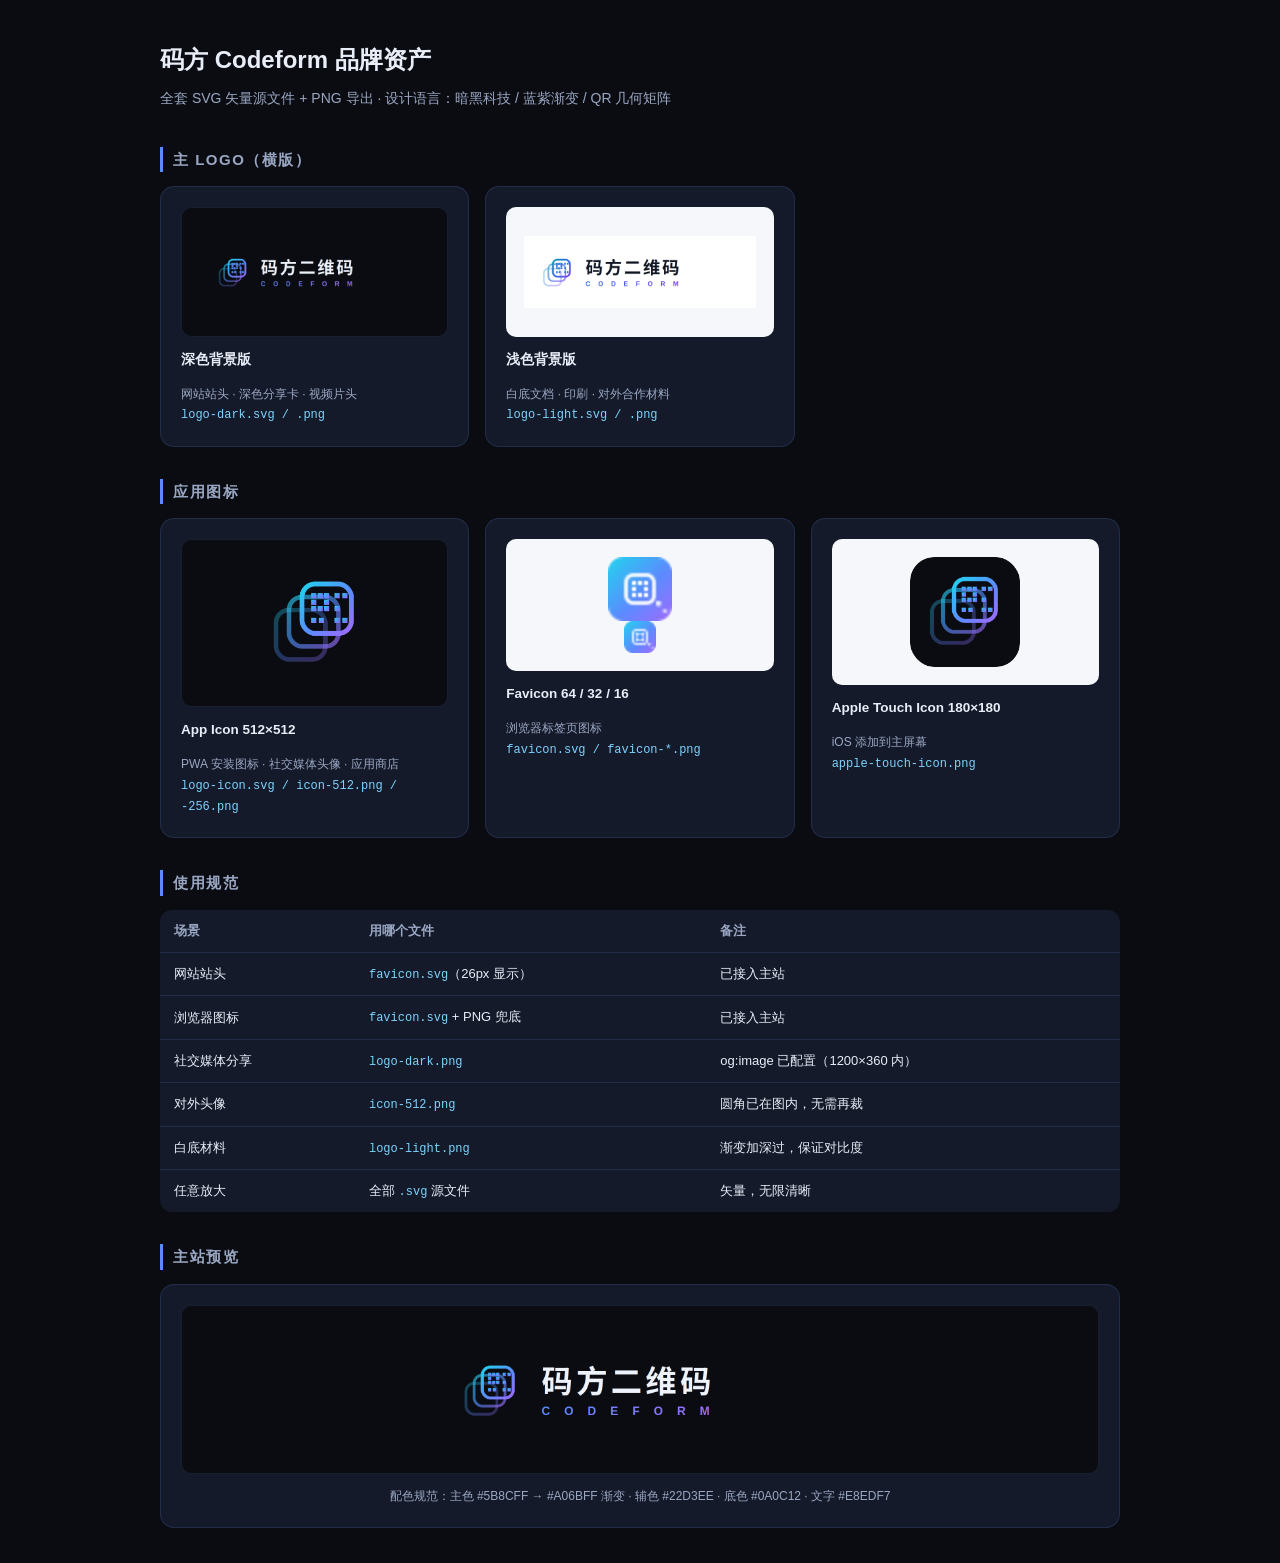
<file: brand/index.html>
<!DOCTYPE html>
<html lang="zh-CN">
<head>
<meta charset="UTF-8">
<meta name="viewport" content="width=device-width, initial-scale=1.0">
<title>码方 Codeform 品牌资产总览</title>
<style>
  :root { --bg:#0a0c12; --panel:#141a2a; --line:rgba(120,160,255,.14); --ink:#e8edf7; --ink2:#9aa7c2; }
  * { box-sizing:border-box; margin:0; padding:0; }
  body { font-family:-apple-system,"PingFang SC","Microsoft YaHei",sans-serif; background:var(--bg); color:var(--ink); padding:40px 20px; line-height:1.7; }
  .wrap { max-width:960px; margin:0 auto; }
  h1 { font-size:24px; margin-bottom:6px; }
  .sub { color:var(--ink2); font-size:14px; margin-bottom:36px; }
  h2 { font-size:15px; color:var(--ink2); text-transform:uppercase; letter-spacing:1.5px; margin:32px 0 14px; padding-left:10px; border-left:3px solid #5b8cff; }
  .grid { display:grid; grid-template-columns:repeat(auto-fill,minmax(280px,1fr)); gap:16px; }
  .card { background:var(--panel); border:1px solid var(--line); border-radius:14px; padding:20px; display:flex; flex-direction:column; gap:12px; }
  .card .stage { display:grid; place-items:center; border-radius:10px; padding:18px; min-height:130px; }
  .stage.dark { background:#0a0c12; border:1px solid rgba(120,160,255,.12); }
  .stage.light { background:#f5f7fb; }
  .stage img { max-width:100%; height:auto; }
  .card .name { font-size:13.5px; font-weight:700; }
  .card .use { font-size:12px; color:var(--ink2); }
  table { width:100%; border-collapse:collapse; font-size:13px; background:var(--panel); border-radius:12px; overflow:hidden; }
  th,td { padding:10px 14px; text-align:left; border-bottom:1px solid var(--line); }
  th { color:var(--ink2); font-weight:600; }
  tr:last-child td { border-bottom:none; }
  code { font-family:ui-monospace,Menlo,Consolas,monospace; font-size:12px; color:#7dd3fc; }
</style>
</head>
<body>
<div class="wrap">
  <h1>码方 Codeform 品牌资产</h1>
  <div class="sub">全套 SVG 矢量源文件 + PNG 导出 · 设计语言：暗黑科技 / 蓝紫渐变 / QR 几何矩阵</div>

  <h2>主 Logo（横版）</h2>
  <div class="grid">
    <div class="card">
      <div class="stage dark"><img src="logo-dark.png" style="width:300px" alt="深色版"></div>
      <div class="name">深色背景版</div>
      <div class="use">网站站头 · 深色分享卡 · 视频片头<br><code>logo-dark.svg / .png</code></div>
    </div>
    <div class="card">
      <div class="stage light"><img src="logo-light.png" style="width:300px" alt="浅色版"></div>
      <div class="name">浅色背景版</div>
      <div class="use">白底文档 · 印刷 · 对外合作材料<br><code>logo-light.svg / .png</code></div>
    </div>
  </div>

  <h2>应用图标</h2>
  <div class="grid">
    <div class="card">
      <div class="stage dark"><img src="icon-512.png" style="width:130px;border-radius:28px" alt="图标"></div>
      <div class="name">App Icon 512×512</div>
      <div class="use">PWA 安装图标 · 社交媒体头像 · 应用商店<br><code>logo-icon.svg / icon-512.png / -256.png</code></div>
    </div>
    <div class="card">
      <div class="stage light"><img src="favicon-32.png" style="width:64px;border-radius:12px" alt="favicon"><img src="favicon-16.png" style="width:32px;border-radius:8px" alt="favicon16"></div>
      <div class="name">Favicon 64 / 32 / 16</div>
      <div class="use">浏览器标签页图标<br><code>favicon.svg / favicon-*.png</code></div>
    </div>
    <div class="card">
      <div class="stage light"><img src="apple-touch-icon.png" style="width:110px;border-radius:24px" alt="apple"></div>
      <div class="name">Apple Touch Icon 180×180</div>
      <div class="use">iOS 添加到主屏幕<br><code>apple-touch-icon.png</code></div>
    </div>
  </div>

  <h2>使用规范</h2>
  <table>
    <tr><th>场景</th><th>用哪个文件</th><th>备注</th></tr>
    <tr><td>网站站头</td><td><code>favicon.svg</code>（26px 显示）</td><td>已接入主站</td></tr>
    <tr><td>浏览器图标</td><td><code>favicon.svg</code> + PNG 兜底</td><td>已接入主站</td></tr>
    <tr><td>社交媒体分享</td><td><code>logo-dark.png</code></td><td>og:image 已配置（1200×360 内）</td></tr>
    <tr><td>对外头像</td><td><code>icon-512.png</code></td><td>圆角已在图内，无需再裁</td></tr>
    <tr><td>白底材料</td><td><code>logo-light.png</code></td><td>渐变加深过，保证对比度</td></tr>
    <tr><td>任意放大</td><td>全部 <code>.svg</code> 源文件</td><td>矢量，无限清晰</td></tr>
  </table>

  <h2>主站预览</h2>
  <div class="card" style="align-items:center">
    <div class="stage dark" style="width:100%"><img src="logo-dark.png" style="width:420px;max-width:100%" alt="banner"></div>
    <div class="use" style="text-align:center">配色规范：主色 #5B8CFF → #A06BFF 渐变 · 辅色 #22D3EE · 底色 #0A0C12 · 文字 #E8EDF7</div>
  </div>
</div>
</body>
</html>
</file>
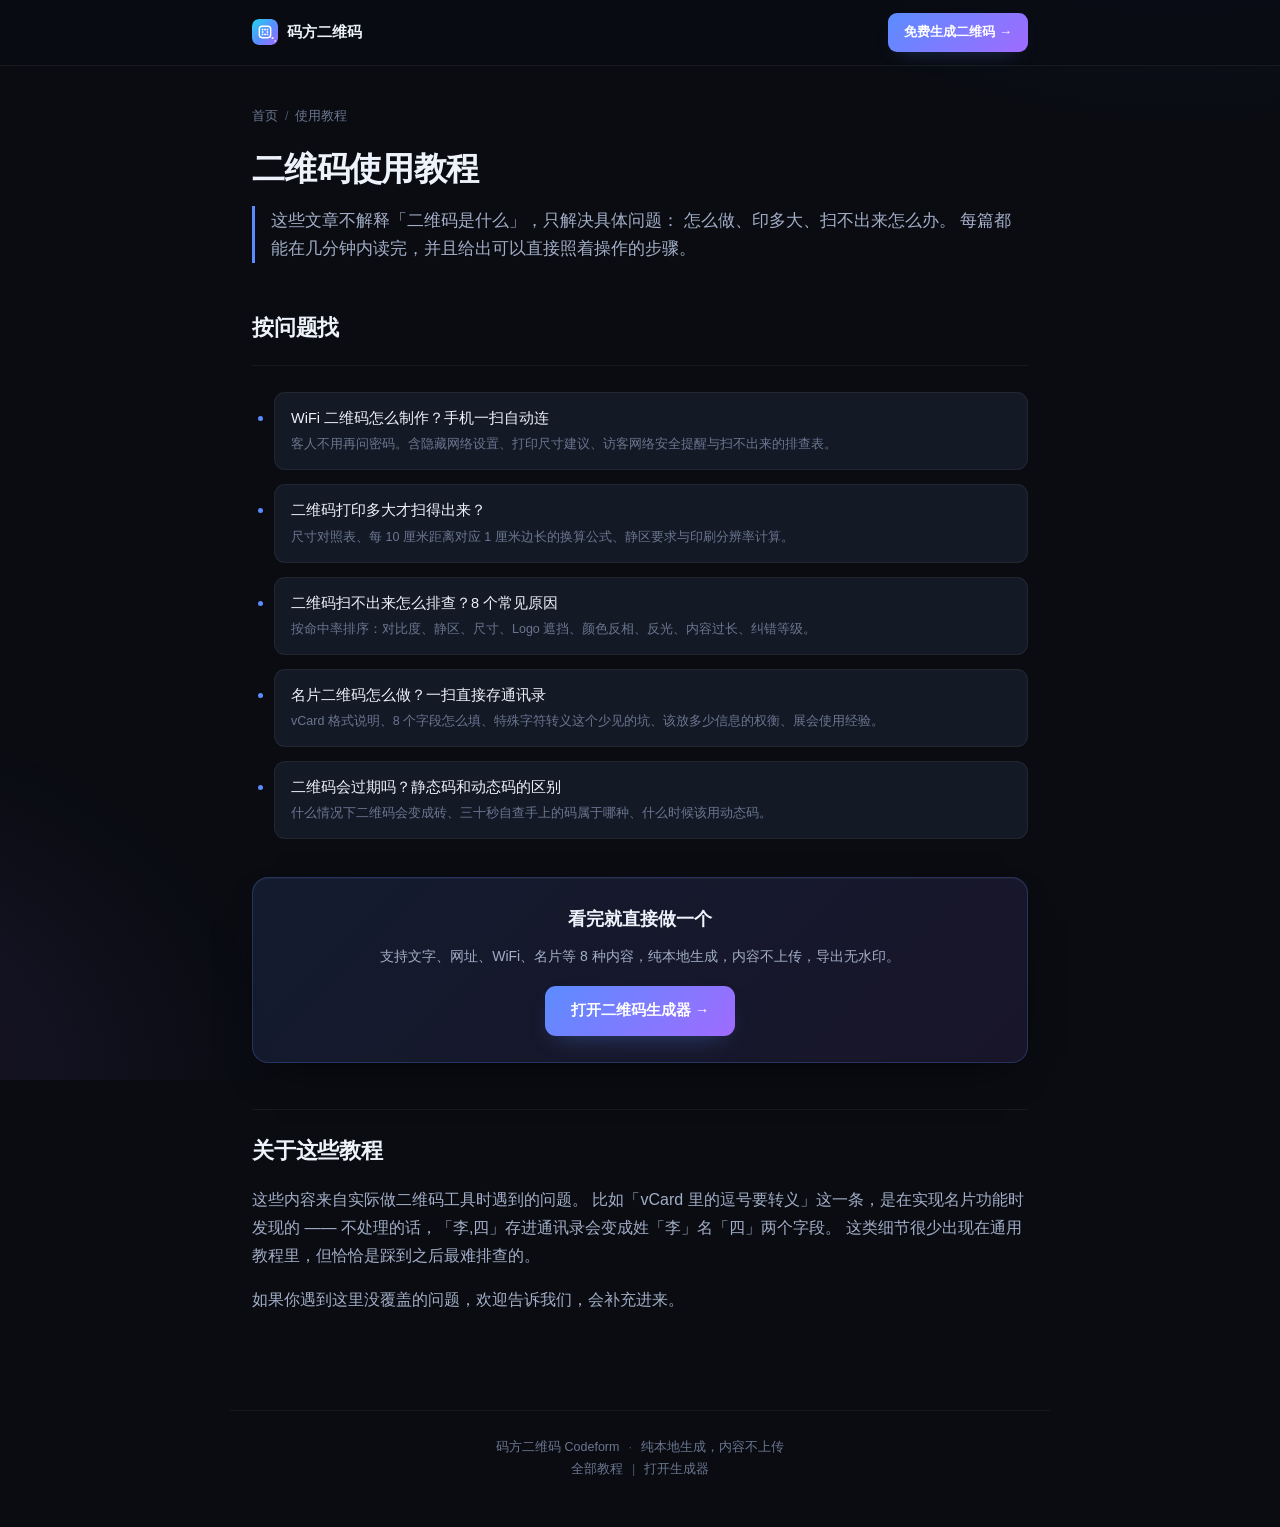
<file: guides/index.html>
<!DOCTYPE html>
<html lang="zh-CN">
<head>
<meta charset="UTF-8">
<meta name="viewport" content="width=device-width, initial-scale=1.0">
<title>二维码使用教程 — 制作方法、打印尺寸、问题排查 | 码方二维码</title>
<meta name="description" content="二维码实用教程合集：WiFi 二维码制作、名片二维码、打印尺寸对照表、扫不出来排查、静态码与动态码区别。每篇解决一个具体问题，附可直接操作的方法。">
<meta name="keywords" content="二维码教程,二维码制作教程,二维码使用指南,二维码常见问题,二维码打印,二维码排查">
<link rel="canonical" href="https://mafangqr.com/guides/">
<meta name="theme-color" content="#0a0c12">

<meta property="og:type" content="website">
<meta property="og:title" content="二维码使用教程合集">
<meta property="og:description" content="WiFi 码制作、打印尺寸、扫不出来排查、静态码与动态码区别。">
<meta property="og:url" content="https://mafangqr.com/guides/">
<meta property="og:image" content="https://mafangqr.com/brand/og-cover.png">
<meta property="og:site_name" content="码方二维码">
<meta property="og:locale" content="zh_CN">
<meta name="twitter:card" content="summary_large_image">
<meta name="twitter:image" content="https://mafangqr.com/brand/og-cover.png">

<link rel="icon" type="image/svg+xml" href="../brand/favicon.svg">
<link rel="apple-touch-icon" href="../brand/apple-touch-icon.png">
<link rel="preload" href="../fonts/inter-latin-var.woff2" as="font" type="font/woff2" crossorigin>
<link rel="stylesheet" href="guides.css">

<script type="application/ld+json">
{
  "@context": "https://schema.org",
  "@graph": [
    {
      "@type": "CollectionPage",
      "name": "二维码使用教程",
      "description": "二维码制作方法、打印尺寸、常见问题排查等实用教程合集。",
      "url": "https://mafangqr.com/guides/",
      "inLanguage": "zh-CN",
      "isPartOf": { "@type": "WebSite", "url": "https://mafangqr.com/", "name": "码方二维码 Codeform" }
    },
    {
      "@type": "BreadcrumbList",
      "itemListElement": [
        { "@type": "ListItem", "position": 1, "name": "首页", "item": "https://mafangqr.com/" },
        { "@type": "ListItem", "position": 2, "name": "使用教程" }
      ]
    },
    {
      "@type": "ItemList",
      "itemListElement": [
        { "@type": "ListItem", "position": 1, "name": "WiFi 二维码怎么制作", "url": "https://mafangqr.com/guides/wifi-qr-code" },
        { "@type": "ListItem", "position": 2, "name": "二维码打印多大才扫得出来", "url": "https://mafangqr.com/guides/qr-code-print-size" },
        { "@type": "ListItem", "position": 3, "name": "二维码扫不出来怎么排查", "url": "https://mafangqr.com/guides/qr-code-not-scanning" },
        { "@type": "ListItem", "position": 4, "name": "名片二维码怎么做", "url": "https://mafangqr.com/guides/vcard-qr-code" },
        { "@type": "ListItem", "position": 5, "name": "二维码会过期吗", "url": "https://mafangqr.com/guides/qr-code-expire" }
      ]
    }
  ]
}
</script>
</head>
<body>

<header class="g-top">
  <div class="g-top-in">
    <a class="g-brand" href="/">
      <img src="../brand/favicon.svg" alt="码方二维码" width="26" height="26">
      码方二维码
    </a>
    <a class="g-cta" href="/">免费生成二维码 →</a>
  </div>
</header>

<main class="g-wrap">

  <nav class="g-crumb" aria-label="面包屑">
    <a href="/">首页</a><span class="sp">/</span>
    <span>使用教程</span>
  </nav>

  <h1>二维码使用教程</h1>

  <p class="g-lead">
    这些文章不解释「二维码是什么」，只解决具体问题：
    怎么做、印多大、扫不出来怎么办。
    每篇都能在几分钟内读完，并且给出可以直接照着操作的步骤。
  </p>

  <h2>按问题找</h2>

  <ul class="g-rel" style="margin-top:18px">
    <li style="margin-bottom:14px">
      <a href="wifi-qr-code">
        WiFi 二维码怎么制作？手机一扫自动连
        <span>客人不用再问密码。含隐藏网络设置、打印尺寸建议、访客网络安全提醒与扫不出来的排查表。</span>
      </a>
    </li>
    <li style="margin-bottom:14px">
      <a href="qr-code-print-size">
        二维码打印多大才扫得出来？
        <span>尺寸对照表、每 10 厘米距离对应 1 厘米边长的换算公式、静区要求与印刷分辨率计算。</span>
      </a>
    </li>
    <li style="margin-bottom:14px">
      <a href="qr-code-not-scanning">
        二维码扫不出来怎么排查？8 个常见原因
        <span>按命中率排序：对比度、静区、尺寸、Logo 遮挡、颜色反相、反光、内容过长、纠错等级。</span>
      </a>
    </li>
    <li style="margin-bottom:14px">
      <a href="vcard-qr-code">
        名片二维码怎么做？一扫直接存通讯录
        <span>vCard 格式说明、8 个字段怎么填、特殊字符转义这个少见的坑、该放多少信息的权衡、展会使用经验。</span>
      </a>
    </li>
    <li style="margin-bottom:14px">
      <a href="qr-code-expire">
        二维码会过期吗？静态码和动态码的区别
        <span>什么情况下二维码会变成砖、三十秒自查手上的码属于哪种、什么时候该用动态码。</span>
      </a>
    </li>
  </ul>

  <div class="g-cta-card">
    <h3>看完就直接做一个</h3>
    <p>支持文字、网址、WiFi、名片等 8 种内容，纯本地生成，内容不上传，导出无水印。</p>
    <a class="g-btn" href="/">打开二维码生成器 →</a>
  </div>

  <h2>关于这些教程</h2>

  <p>
    这些内容来自实际做二维码工具时遇到的问题。
    比如「vCard 里的逗号要转义」这一条，是在实现名片功能时发现的 ——
    不处理的话，「李,四」存进通讯录会变成姓「李」名「四」两个字段。
    这类细节很少出现在通用教程里，但恰恰是踩到之后最难排查的。
  </p>

  <p>
    如果你遇到这里没覆盖的问题，欢迎告诉我们，会补充进来。
  </p>

</main>

<footer class="g-foot">
  <a href="/">码方二维码 Codeform</a><span class="sp">·</span>纯本地生成，内容不上传
  <br>
  <a href="./">全部教程</a><span class="sp">|</span><a href="/">打开生成器</a>
</footer>

</body>
</html>
</file>
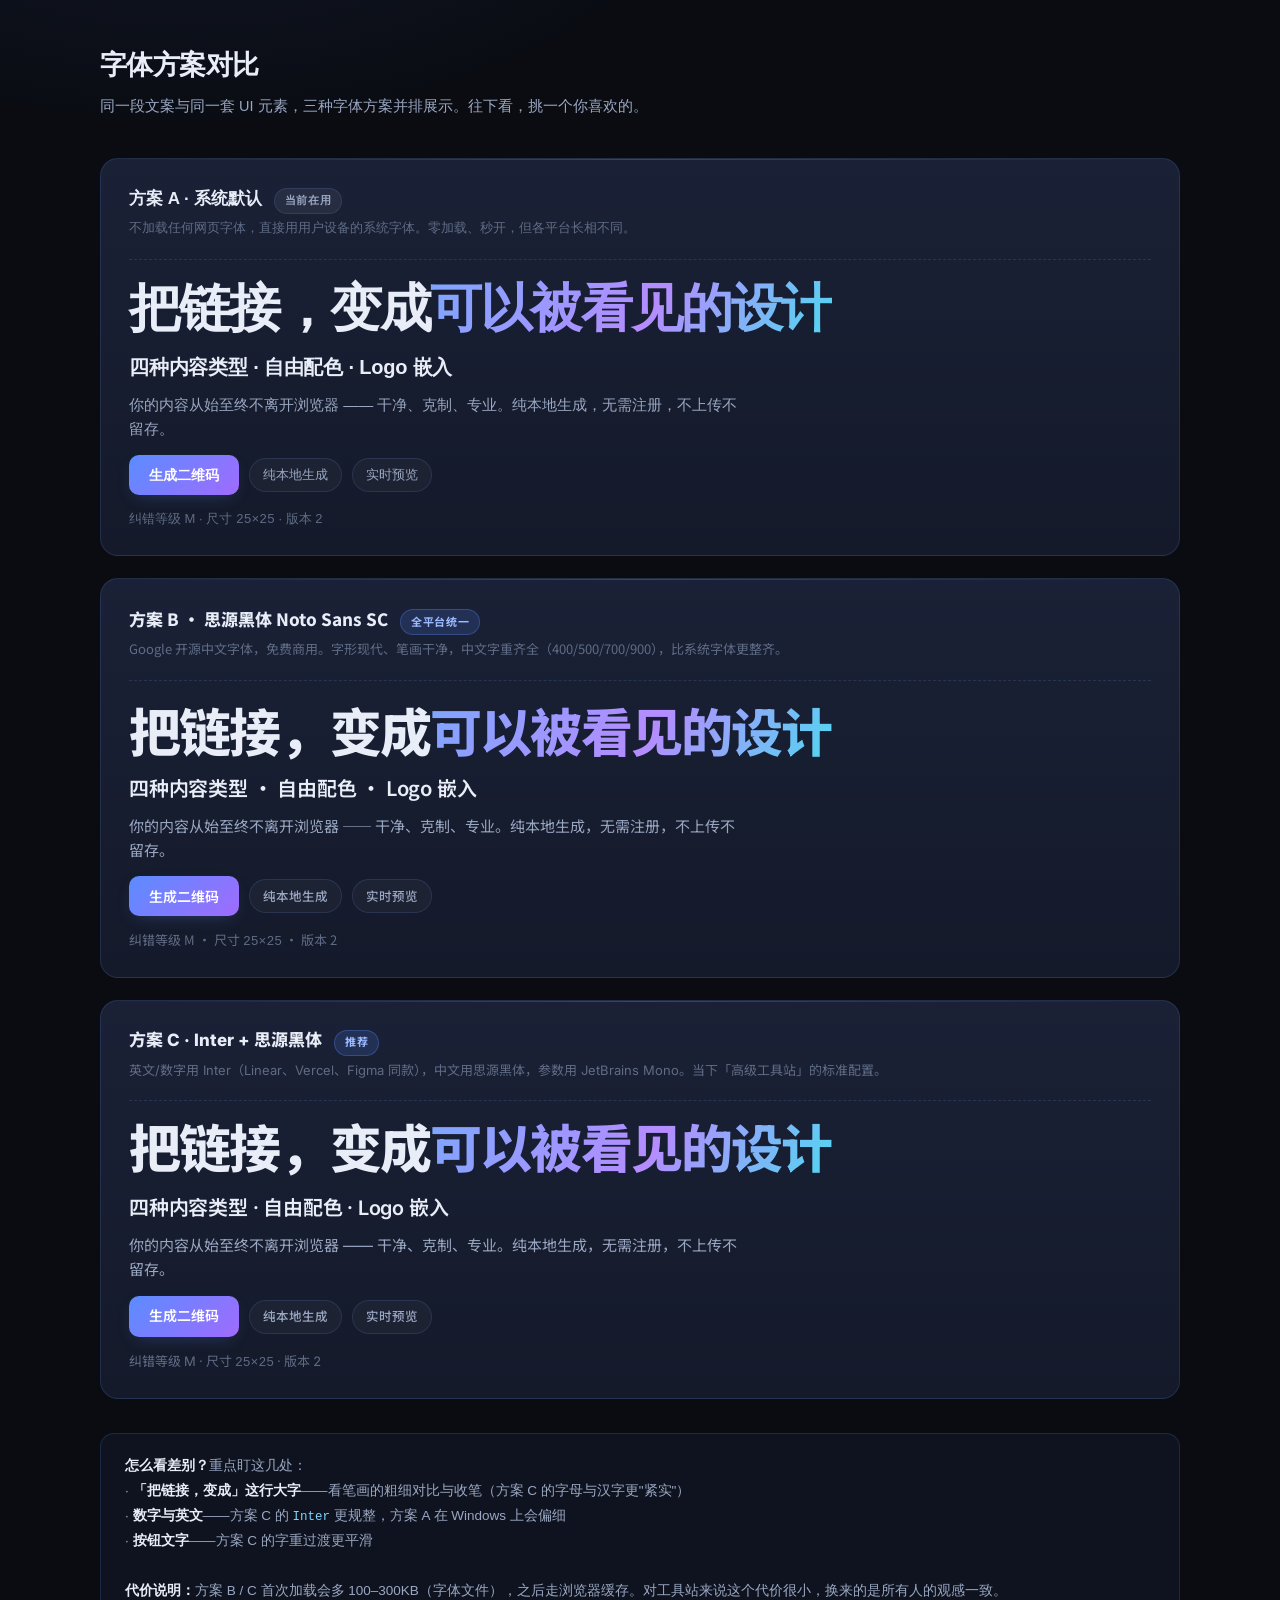
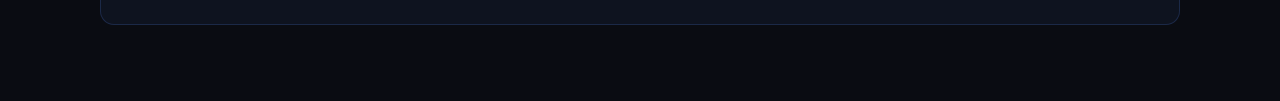
<file: font-compare.html>
<!DOCTYPE html>
<html lang="zh-CN">
<head>
<meta charset="UTF-8">
<meta name="viewport" content="width=device-width, initial-scale=1.0">
<title>字体方案对比 · 码方二维码</title>
<link rel="preconnect" href="https://fonts.googleapis.com">
<link rel="preconnect" href="https://fonts.gstatic.com" crossorigin>
<link href="https://fonts.googleapis.com/css2?family=Inter:wght@400;500;600;700;800&family=Noto+Sans+SC:wght@400;500;700;900&family=JetBrains+Mono:wght@400;600&display=swap" rel="stylesheet">
<style>
  :root {
    --bg: #0a0c12; --surface: #141a2a; --surface-2: #1a2136;
    --line: rgba(120,160,255,.14); --ink: #e8edf7; --ink-2: #9aa7c2; --ink-3: #5f6b85;
    --accent: #5b8cff; --accent-3: #a06bff; --glow: rgba(91,140,255,.35);
  }
  * { box-sizing: border-box; margin: 0; padding: 0; }
  body {
    background: var(--bg); color: var(--ink); padding: 44px 24px 80px;
    font-family: -apple-system, "PingFang SC", "Microsoft YaHei", sans-serif;
    line-height: 1.6;
    background-image: radial-gradient(900px 500px at 15% -10%, rgba(91,140,255,.10), transparent 60%);
  }
  .wrap { max-width: 1080px; margin: 0 auto; }
  h1 { font-size: 27px; font-weight: 800; letter-spacing: -.02em; margin-bottom: 8px; }
  .lead { color: var(--ink-2); font-size: 14.5px; margin-bottom: 40px; }

  .opt {
    background: linear-gradient(180deg, var(--surface-2), var(--surface));
    border: 1px solid var(--line); border-radius: 18px; padding: 26px 28px 24px;
    margin-bottom: 22px; position: relative; overflow: hidden;
  }
  .opt::before {
    content: ""; position: absolute; inset: 0 auto auto 0; right: 0; height: 1px;
    background: linear-gradient(90deg, transparent, rgba(255,255,255,.16), transparent);
  }
  .opt-head { display: flex; align-items: baseline; gap: 12px; margin-bottom: 4px; flex-wrap: wrap; }
  .opt-name { font-size: 17px; font-weight: 800; }
  .opt-badge {
    font-size: 11px; font-weight: 700; letter-spacing: .06em; padding: 3px 10px; border-radius: 999px;
    background: rgba(91,140,255,.16); color: #9dbbff; border: 1px solid rgba(91,140,255,.3);
  }
  .opt-badge.cur { background: rgba(120,130,150,.14); color: var(--ink-2); border-color: var(--line); }
  .opt-note { font-size: 13px; color: var(--ink-3); margin-bottom: 20px; }

  .demo { border-top: 1px dashed rgba(120,160,255,.16); padding-top: 20px; }
  .demo .big {
    font-size: 52px; font-weight: 800; letter-spacing: -.035em; line-height: 1.1; margin-bottom: 14px;
  }
  .demo .big .grad {
    background: linear-gradient(120deg, #7ea6ff 0%, #b58cff 55%, #4fd8f0 100%);
    -webkit-background-clip: text; background-clip: text;
    -webkit-text-fill-color: transparent; color: transparent;
  }
  .demo .mid { font-size: 20px; font-weight: 600; letter-spacing: -.01em; margin-bottom: 10px; }
  .demo .body { font-size: 15px; color: var(--ink-2); max-width: 620px; margin-bottom: 14px; }
  .demo .ui { display: flex; gap: 10px; flex-wrap: wrap; align-items: center; margin-bottom: 14px; }
  .demo .btn {
    font-size: 14px; font-weight: 600; padding: 9px 20px; border-radius: 10px;
    background: linear-gradient(135deg, var(--accent), var(--accent-3)); color: #fff;
    box-shadow: 0 6px 18px -8px var(--glow);
  }
  .demo .pill {
    font-size: 12.5px; font-weight: 500; padding: 6px 13px; border-radius: 999px;
    border: 1px solid var(--line); color: var(--ink-2); background: rgba(255,255,255,.03);
  }
  .demo .meta { font-size: 13px; color: var(--ink-3); font-variant-numeric: tabular-nums; }
  .demo .meta .mono { font-family: var(--mono, ui-monospace, monospace); }

  /* ---- 候选字体栈 ---- */
  .f-sys .big, .f-sys .mid, .f-sys .body, .f-sys .ui, .f-sys .meta {
    font-family: -apple-system, BlinkMacSystemFont, "PingFang SC", "Microsoft YaHei", sans-serif;
  }
  .f-noto, .f-noto .big, .f-noto .mid, .f-noto .body, .f-noto .ui, .f-noto .meta {
    font-family: "Noto Sans SC", -apple-system, "PingFang SC", "Microsoft YaHei", sans-serif;
  }
  .f-mix, .f-mix .big, .f-mix .mid, .f-mix .body, .f-mix .ui, .f-mix .meta {
    font-family: "Inter", "Noto Sans SC", -apple-system, "PingFang SC", "Microsoft YaHei", sans-serif;
  }
  .f-mix .mono { font-family: "JetBrains Mono", ui-monospace, monospace; }

  .tips {
    margin-top: 34px; padding: 20px 24px; border-radius: 14px;
    background: rgba(91,140,255,.06); border: 1px solid rgba(91,140,255,.18);
    font-size: 13.5px; color: var(--ink-2); line-height: 1.85;
  }
  .tips b { color: var(--ink); }
  .tips code { font-family: ui-monospace, monospace; font-size: 12.5px; color: #7dd3fc; }
</style>
</head>
<body>
<div class="wrap">
  <h1>字体方案对比</h1>
  <div class="lead">同一段文案与同一套 UI 元素，三种字体方案并排展示。往下看，挑一个你喜欢的。</div>

  <!-- 方案 1 -->
  <div class="opt f-sys">
    <div class="opt-head">
      <span class="opt-name">方案 A · 系统默认</span>
      <span class="opt-badge cur">当前在用</span>
    </div>
    <div class="opt-note">不加载任何网页字体，直接用用户设备的系统字体。零加载、秒开，但各平台长相不同。</div>
    <div class="demo">
      <div class="big">把链接，变成<span class="grad">可以被看见的设计</span></div>
      <div class="mid">四种内容类型 · 自由配色 · Logo 嵌入</div>
      <div class="body">你的内容从始至终不离开浏览器 —— 干净、克制、专业。纯本地生成，无需注册，不上传不留存。</div>
      <div class="ui">
        <span class="btn">生成二维码</span>
        <span class="pill">纯本地生成</span>
        <span class="pill">实时预览</span>
      </div>
      <div class="meta">纠错等级 M · 尺寸 <span class="mono">25×25</span> · 版本 2</div>
    </div>
  </div>

  <!-- 方案 2 -->
  <div class="opt f-noto">
    <div class="opt-head">
      <span class="opt-name">方案 B · 思源黑体 Noto Sans SC</span>
      <span class="opt-badge">全平台统一</span>
    </div>
    <div class="opt-note">Google 开源中文字体，免费商用。字形现代、笔画干净，中文字重齐全（400/500/700/900），比系统字体更整齐。</div>
    <div class="demo">
      <div class="big">把链接，变成<span class="grad">可以被看见的设计</span></div>
      <div class="mid">四种内容类型 · 自由配色 · Logo 嵌入</div>
      <div class="body">你的内容从始至终不离开浏览器 —— 干净、克制、专业。纯本地生成，无需注册，不上传不留存。</div>
      <div class="ui">
        <span class="btn">生成二维码</span>
        <span class="pill">纯本地生成</span>
        <span class="pill">实时预览</span>
      </div>
      <div class="meta">纠错等级 M · 尺寸 <span class="mono">25×25</span> · 版本 2</div>
    </div>
  </div>

  <!-- 方案 3 -->
  <div class="opt f-mix">
    <div class="opt-head">
      <span class="opt-name">方案 C · Inter + 思源黑体</span>
      <span class="opt-badge">推荐</span>
    </div>
    <div class="opt-note">英文/数字用 Inter（Linear、Vercel、Figma 同款），中文用思源黑体，参数用 JetBrains Mono。当下「高级工具站」的标准配置。</div>
    <div class="demo">
      <div class="big">把链接，变成<span class="grad">可以被看见的设计</span></div>
      <div class="mid">四种内容类型 · 自由配色 · Logo 嵌入</div>
      <div class="body">你的内容从始至终不离开浏览器 —— 干净、克制、专业。纯本地生成，无需注册，不上传不留存。</div>
      <div class="ui">
        <span class="btn">生成二维码</span>
        <span class="pill">纯本地生成</span>
        <span class="pill">实时预览</span>
      </div>
      <div class="meta">纠错等级 M · 尺寸 <span class="mono">25×25</span> · 版本 2</div>
    </div>
  </div>

  <div class="tips">
    <b>怎么看差别？</b>重点盯这几处：<br>
    · <b>「把链接，变成」这行大字</b>——看笔画的粗细对比与收笔（方案 C 的字母与汉字更"紧实"）<br>
    · <b>数字与英文</b>——方案 C 的 <code>Inter</code> 更规整，方案 A 在 Windows 上会偏细<br>
    · <b>按钮文字</b>——方案 C 的字重过渡更平滑<br><br>
    <b>代价说明：</b>方案 B / C 首次加载会多 100–300KB（字体文件），之后走浏览器缓存。对工具站来说这个代价很小，换来的是所有人的观感一致。
  </div>
</div>
</body>
</html>
</file>
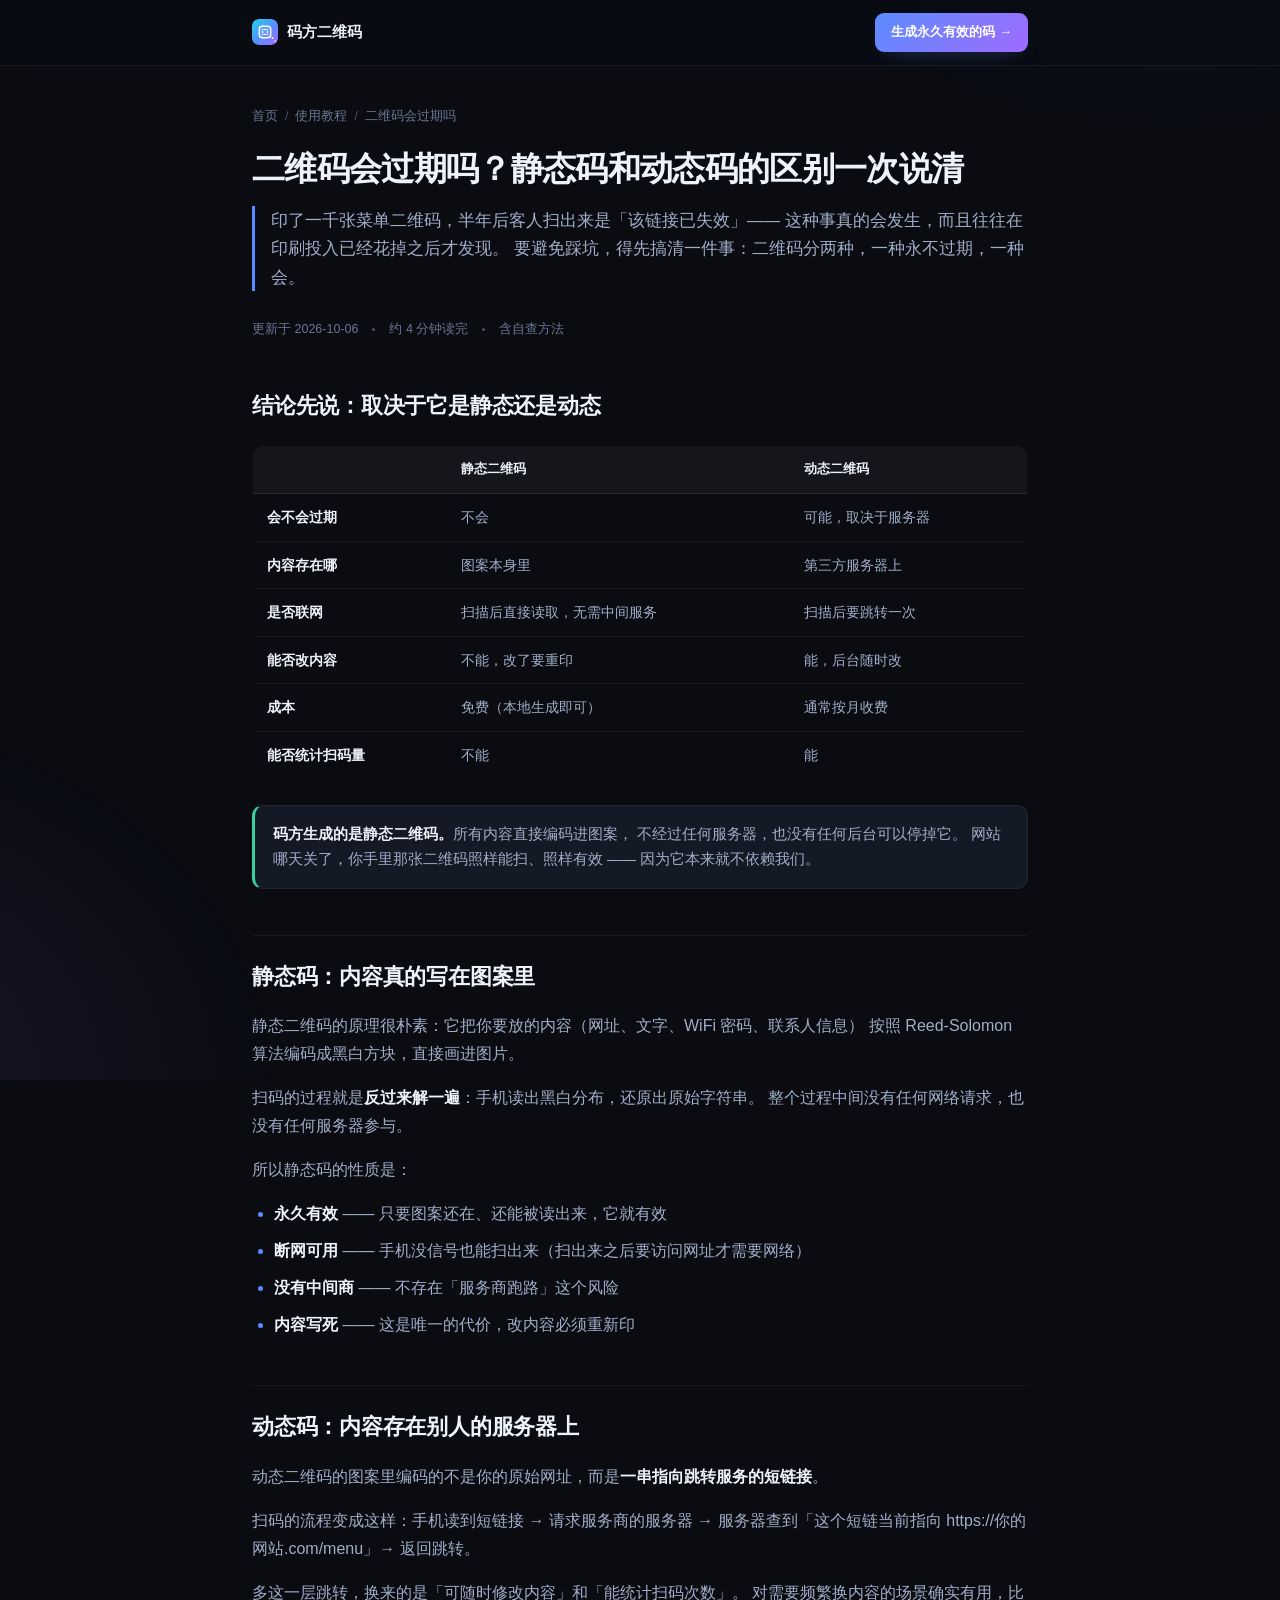
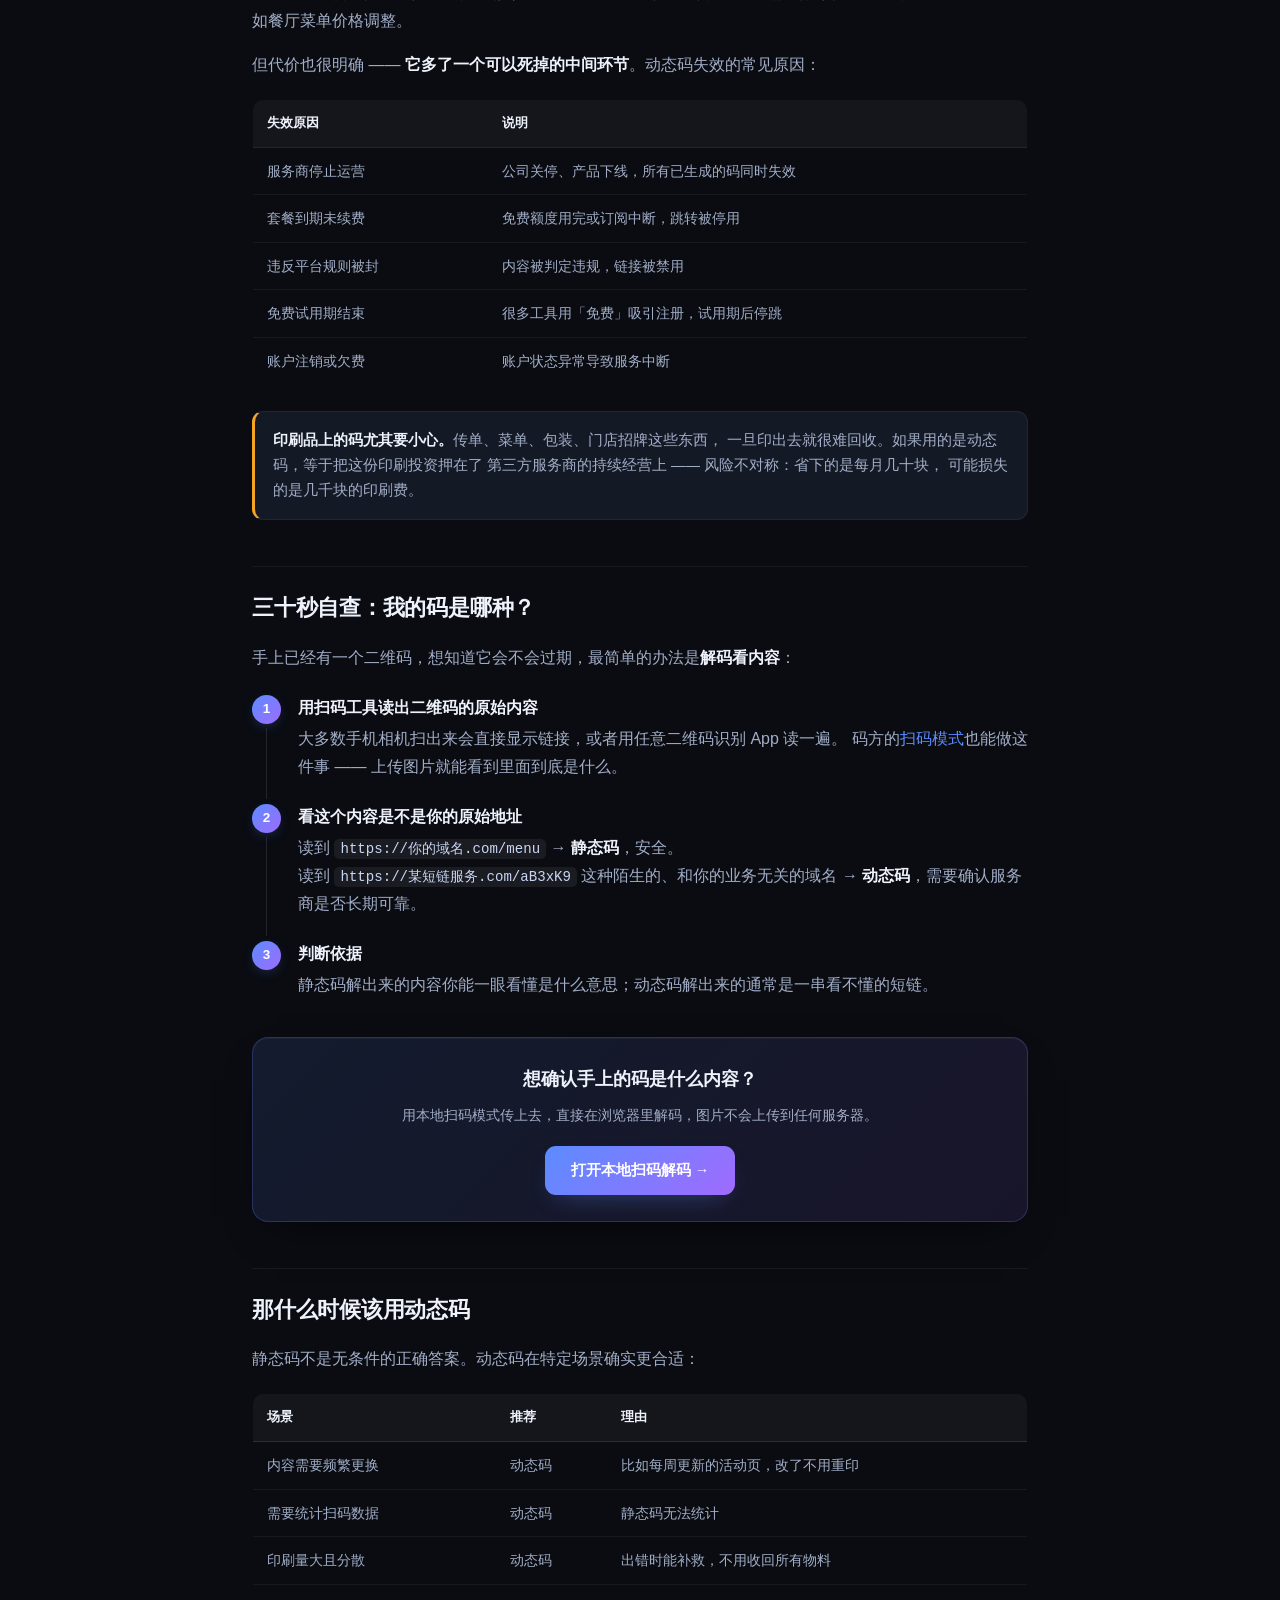
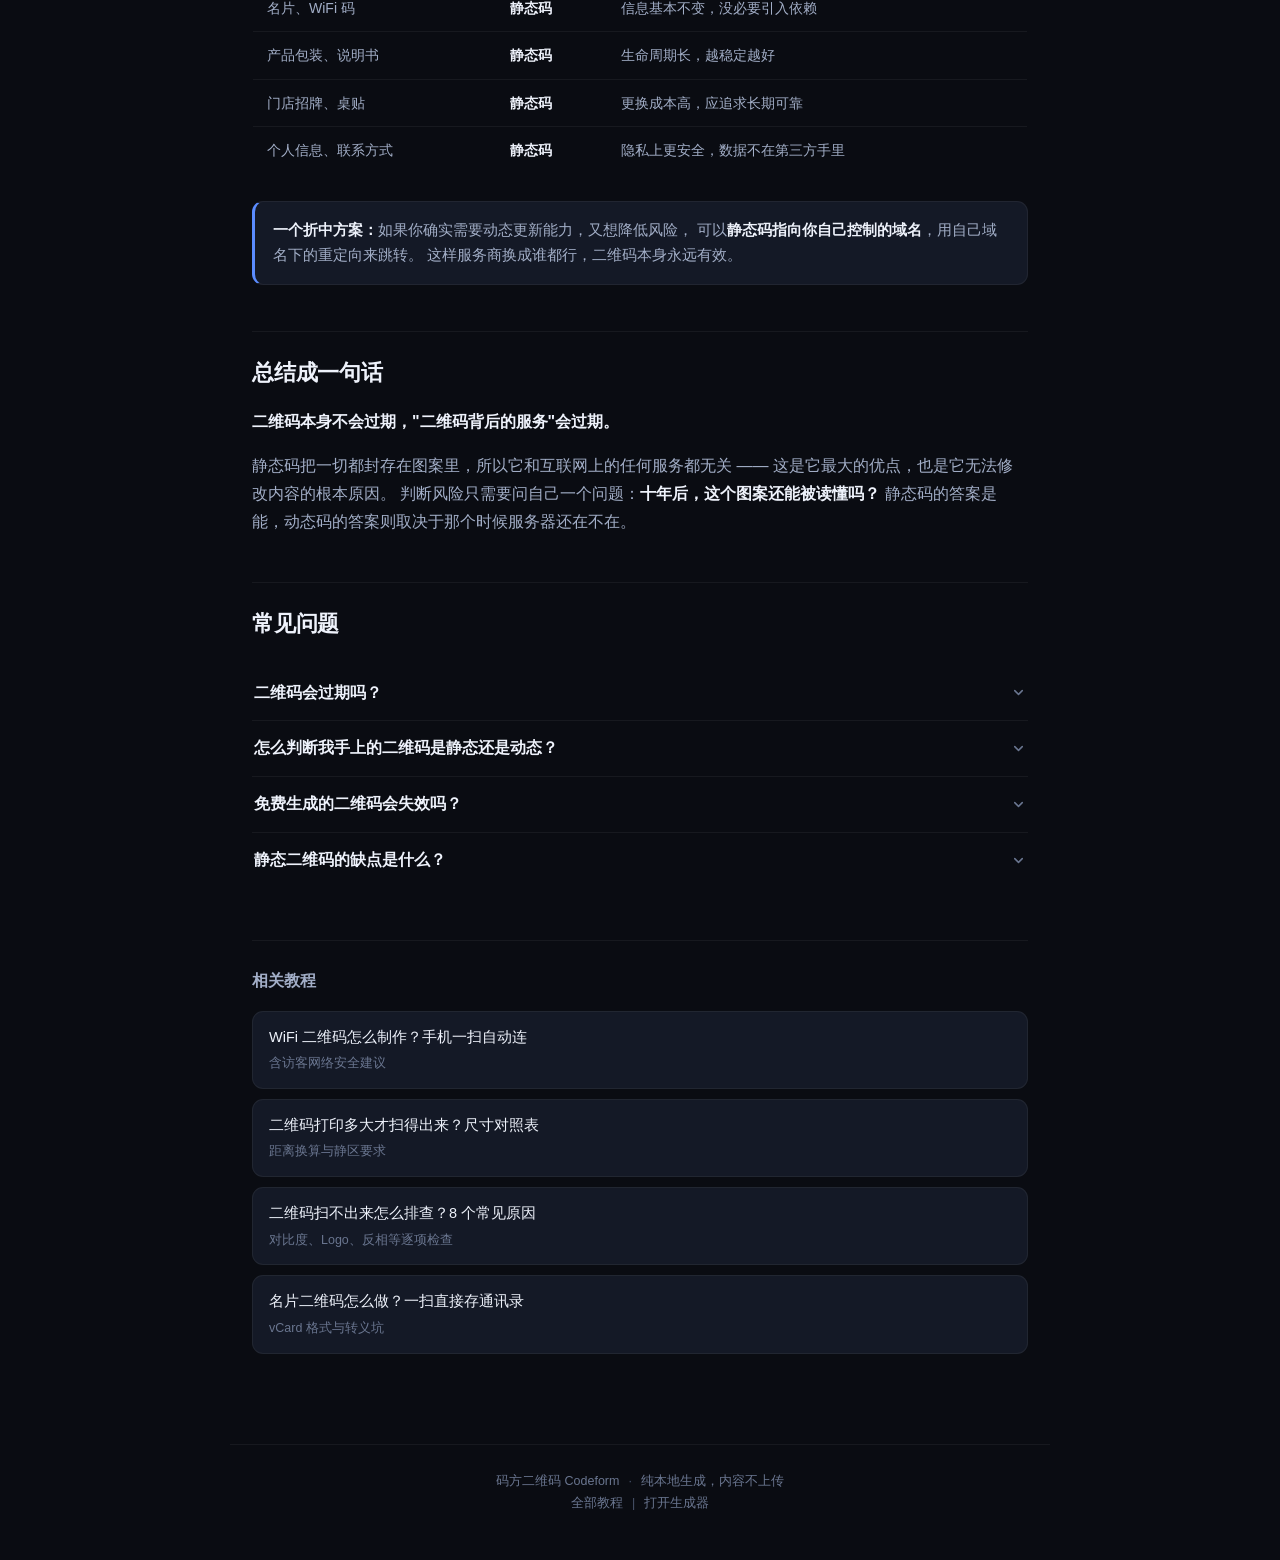
<file: guides/qr-code-expire.html>
<!DOCTYPE html>
<html lang="zh-CN">
<head>
<meta charset="UTF-8">
<meta name="viewport" content="width=device-width, initial-scale=1.0">
<title>二维码会过期吗？静态码和动态码的区别一次说清 — 码方二维码</title>
<meta name="description" content="二维码会过期吗？静态码永久有效，动态码依赖服务器可能失效。本文说明两者原理差异、如何判断你手上的码属于哪种、以及什么情况下二维码会变成砖。">
<meta name="keywords" content="二维码会过期吗,二维码有效期,动态二维码,静态二维码,二维码会失效吗,免费二维码永久有效">
<link rel="canonical" href="https://mafangqr.com/guides/qr-code-expire">
<meta name="theme-color" content="#0a0c12">

<meta property="og:type" content="article">
<meta property="og:title" content="二维码会过期吗？静态码和动态码的区别">
<meta property="og:description" content="静态码永久有效，动态码依赖服务器。如何判断你手上的码属于哪种。">
<meta property="og:url" content="https://mafangqr.com/guides/qr-code-expire">
<meta property="og:image" content="https://mafangqr.com/brand/og-cover.png">
<meta property="og:image:width" content="1200">
<meta property="og:image:height" content="630">
<meta property="og:site_name" content="码方二维码">
<meta property="og:locale" content="zh_CN">
<meta name="twitter:card" content="summary_large_image">
<meta name="twitter:image" content="https://mafangqr.com/brand/og-cover.png">

<link rel="icon" type="image/svg+xml" href="../brand/favicon.svg">
<link rel="apple-touch-icon" href="../brand/apple-touch-icon.png">
<link rel="preload" href="../fonts/inter-latin-var.woff2" as="font" type="font/woff2" crossorigin>
<link rel="stylesheet" href="guides.css">

<script type="application/ld+json">
{
  "@context": "https://schema.org",
  "@graph": [
    {
      "@type": "Article",
      "headline": "二维码会过期吗？静态码和动态码的区别一次说清",
      "description": "说明静态二维码与动态二维码的原理差异、失效原因与判断方法。",
      "inLanguage": "zh-CN",
      "datePublished": "2026-10-06",
      "dateModified": "2026-10-06",
      "author": { "@type": "Organization", "name": "码方二维码 Codeform", "url": "https://mafangqr.com/" },
      "publisher": {
        "@type": "Organization",
        "name": "码方二维码 Codeform",
        "logo": { "@type": "ImageObject", "url": "https://mafangqr.com/brand/icon-512.png", "width": 512, "height": 512 }
      },
      "mainEntityOfPage": { "@type": "WebPage", "@id": "https://mafangqr.com/guides/qr-code-expire" }
    },
    {
      "@type": "BreadcrumbList",
      "itemListElement": [
        { "@type": "ListItem", "position": 1, "name": "首页", "item": "https://mafangqr.com/" },
        { "@type": "ListItem", "position": 2, "name": "使用教程", "item": "https://mafangqr.com/guides/" },
        { "@type": "ListItem", "position": 3, "name": "二维码会过期吗" }
      ]
    },
    {
      "@type": "FAQPage",
      "mainEntity": [
        {
          "@type": "Question",
          "name": "二维码会过期吗？",
          "acceptedAnswer": { "@type": "Answer", "text": "静态二维码不会过期，它把内容直接编码在图案里，不依赖任何服务器，理论上可以永久使用。动态二维码依赖跳转服务器，如果服务商停运、套餐到期或欠费，二维码就会失效。" }
        },
        {
          "@type": "Question",
          "name": "怎么判断我手上的二维码是静态还是动态？",
          "acceptedAnswer": { "@type": "Answer", "text": "把二维码解码看内容。如果直接读到你的原始内容（比如 https://你的域名.com/menu），就是静态码；如果读到的是一串陌生的短链接或第三方域名，那就是动态码，中间有一层跳转。" }
        },
        {
          "@type": "Question",
          "name": "免费生成的二维码会失效吗？",
          "acceptedAnswer": { "@type": "Answer", "text": "要看生成方式。本地生成的静态码不会失效，与是否付费无关。但如果所谓的免费服务是在服务器上生成的动态码，那么一旦服务商停止运营，码就会失效。" }
        },
        {
          "@type": "Question",
          "name": "静态二维码的缺点是什么？",
          "acceptedAnswer": { "@type": "Answer", "text": "内容一旦生成就固定了，无法修改。如果二维码已经印刷出去，改内容就意味着必须重新印刷。另外内容越长二维码越密集，小尺寸印刷时越难扫。" }
        }
      ]
    }
  ]
}
</script>
</head>
<body>

<header class="g-top">
  <div class="g-top-in">
    <a class="g-brand" href="/">
      <img src="../brand/favicon.svg" alt="码方二维码" width="26" height="26">
      码方二维码
    </a>
    <a class="g-cta" href="/">生成永久有效的码 →</a>
  </div>
</header>

<main class="g-wrap">

  <nav class="g-crumb" aria-label="面包屑">
    <a href="/">首页</a><span class="sp">/</span>
    <a href="./">使用教程</a><span class="sp">/</span>
    <span>二维码会过期吗</span>
  </nav>

  <h1>二维码会过期吗？静态码和动态码的区别一次说清</h1>

  <p class="g-lead">
    印了一千张菜单二维码，半年后客人扫出来是「该链接已失效」——
    这种事真的会发生，而且往往在印刷投入已经花掉之后才发现。
    要避免踩坑，得先搞清一件事：二维码分两种，一种永不过期，一种会。
  </p>

  <div class="g-meta">
    <span>更新于 2026-10-06</span><span class="dot"></span>
    <span>约 4 分钟读完</span><span class="dot"></span>
    <span>含自查方法</span>
  </div>

  <h2>结论先说：取决于它是静态还是动态</h2>

  <table class="g-table">
    <thead>
      <tr><th></th><th>静态二维码</th><th>动态二维码</th></tr>
    </thead>
    <tbody>
      <tr><td><strong>会不会过期</strong></td><td>不会</td><td>可能，取决于服务器</td></tr>
      <tr><td><strong>内容存在哪</strong></td><td>图案本身里</td><td>第三方服务器上</td></tr>
      <tr><td><strong>是否联网</strong></td><td>扫描后直接读取，无需中间服务</td><td>扫描后要跳转一次</td></tr>
      <tr><td><strong>能否改内容</strong></td><td>不能，改了要重印</td><td>能，后台随时改</td></tr>
      <tr><td><strong>成本</strong></td><td>免费（本地生成即可）</td><td>通常按月收费</td></tr>
      <tr><td><strong>能否统计扫码量</strong></td><td>不能</td><td>能</td></tr>
    </tbody>
  </table>

  <div class="note ok">
    <p><b>码方生成的是静态二维码。</b>所有内容直接编码进图案，
    不经过任何服务器，也没有任何后台可以停掉它。
    网站哪天关了，你手里那张二维码照样能扫、照样有效 ——
    因为它本来就不依赖我们。</p>
  </div>

  <h2>静态码：内容真的写在图案里</h2>

  <p>
    静态二维码的原理很朴素：它把你要放的内容（网址、文字、WiFi 密码、联系人信息）
    按照 Reed-Solomon 算法编码成黑白方块，直接画进图片。
  </p>

  <p>
    扫码的过程就是<strong>反过来解一遍</strong>：手机读出黑白分布，还原出原始字符串。
    整个过程中间没有任何网络请求，也没有任何服务器参与。
  </p>

  <p>
    所以静态码的性质是：
  </p>

  <ul>
    <li><strong>永久有效</strong> —— 只要图案还在、还能被读出来，它就有效</li>
    <li><strong>断网可用</strong> —— 手机没信号也能扫出来（扫出来之后要访问网址才需要网络）</li>
    <li><strong>没有中间商</strong> —— 不存在「服务商跑路」这个风险</li>
    <li><strong>内容写死</strong> —— 这是唯一的代价，改内容必须重新印</li>
  </ul>

  <h2>动态码：内容存在别人的服务器上</h2>

  <p>
    动态二维码的图案里编码的不是你的原始网址，而是<strong>一串指向跳转服务的短链接</strong>。
  </p>

  <p>
    扫码的流程变成这样：手机读到短链接 → 请求服务商的服务器 →
    服务器查到「这个短链当前指向 https://你的网站.com/menu」→ 返回跳转。
  </p>

  <p>
    多这一层跳转，换来的是「可随时修改内容」和「能统计扫码次数」。
    对需要频繁换内容的场景确实有用，比如餐厅菜单价格调整。
  </p>

  <p>
    但代价也很明确 —— <strong>它多了一个可以死掉的中间环节</strong>。动态码失效的常见原因：
  </p>

  <table class="g-table">
    <thead>
      <tr><th>失效原因</th><th>说明</th></tr>
    </thead>
    <tbody>
      <tr><td>服务商停止运营</td><td>公司关停、产品下线，所有已生成的码同时失效</td></tr>
      <tr><td>套餐到期未续费</td><td>免费额度用完或订阅中断，跳转被停用</td></tr>
      <tr><td>违反平台规则被封</td><td>内容被判定违规，链接被禁用</td></tr>
      <tr><td>免费试用期结束</td><td>很多工具用「免费」吸引注册，试用期后停跳</td></tr>
      <tr><td>账户注销或欠费</td><td>账户状态异常导致服务中断</td></tr>
    </tbody>
  </table>

  <div class="note warn">
    <p><b>印刷品上的码尤其要小心。</b>传单、菜单、包装、门店招牌这些东西，
    一旦印出去就很难回收。如果用的是动态码，等于把这份印刷投资押在了
    第三方服务商的持续经营上 —— 风险不对称：省下的是每月几十块，
    可能损失的是几千块的印刷费。</p>
  </div>

  <h2>三十秒自查：我的码是哪种？</h2>

  <p>
    手上已经有一个二维码，想知道它会不会过期，最简单的办法是<strong>解码看内容</strong>：
  </p>

  <ol class="steps">
    <li>
      <b>用扫码工具读出二维码的原始内容</b>
      大多数手机相机扫出来会直接显示链接，或者用任意二维码识别 App 读一遍。
      码方的<a href="/?mode=scan">扫码模式</a>也能做这件事 ——
      上传图片就能看到里面到底是什么。
    </li>
    <li>
      <b>看这个内容是不是你的原始地址</b>
      读到 <code>https://你的域名.com/menu</code> → <strong>静态码</strong>，安全。<br>
      读到 <code>https://某短链服务.com/aB3xK9</code> 这种陌生的、和你的业务无关的域名
      → <strong>动态码</strong>，需要确认服务商是否长期可靠。
    </li>
    <li>
      <b>判断依据</b>
      静态码解出来的内容你能一眼看懂是什么意思；动态码解出来的通常是一串看不懂的短链。
    </li>
  </ol>

  <div class="g-cta-card">
    <h3>想确认手上的码是什么内容？</h3>
    <p>用本地扫码模式传上去，直接在浏览器里解码，图片不会上传到任何服务器。</p>
    <a class="g-btn" href="/?mode=scan">打开本地扫码解码 →</a>
  </div>

  <h2>那什么时候该用动态码</h2>

  <p>
    静态码不是无条件的正确答案。动态码在特定场景确实更合适：
  </p>

  <table class="g-table">
    <thead>
      <tr><th>场景</th><th>推荐</th><th>理由</th></tr>
    </thead>
    <tbody>
      <tr><td>内容需要频繁更换</td><td>动态码</td><td>比如每周更新的活动页，改了不用重印</td></tr>
      <tr><td>需要统计扫码数据</td><td>动态码</td><td>静态码无法统计</td></tr>
      <tr><td>印刷量大且分散</td><td>动态码</td><td>出错时能补救，不用收回所有物料</td></tr>
      <tr><td>名片、WiFi 码</td><td><strong>静态码</strong></td><td>信息基本不变，没必要引入依赖</td></tr>
      <tr><td>产品包装、说明书</td><td><strong>静态码</strong></td><td>生命周期长，越稳定越好</td></tr>
      <tr><td>门店招牌、桌贴</td><td><strong>静态码</strong></td><td>更换成本高，应追求长期可靠</td></tr>
      <tr><td>个人信息、联系方式</td><td><strong>静态码</strong></td><td>隐私上更安全，数据不在第三方手里</td></tr>
    </tbody>
  </table>

  <div class="note">
    <p><b>一个折中方案：</b>如果你确实需要动态更新能力，又想降低风险，
    可以<strong>静态码指向你自己控制的域名</strong>，用自己域名下的重定向来跳转。
    这样服务商换成谁都行，二维码本身永远有效。</p>
  </div>

  <h2>总结成一句话</h2>

  <p>
    <strong>二维码本身不会过期，"二维码背后的服务"会过期。</strong>
  </p>

  <p>
    静态码把一切都封存在图案里，所以它和互联网上的任何服务都无关 ——
    这是它最大的优点，也是它无法修改内容的根本原因。
    判断风险只需要问自己一个问题：<strong>十年后，这个图案还能被读懂吗？</strong>
    静态码的答案是能，动态码的答案则取决于那个时候服务器还在不在。
  </p>

<!-- FAQ-AUTO-START -->
<h2>常见问题</h2>
<div class="g-faq" id="faqList">
  <div class="g-faq-item">
    <button class="g-faq-q" type="button" aria-expanded="false">
      <span>二维码会过期吗？</span>
      <svg class="chev" viewBox="0 0 24 24" fill="none" stroke="currentColor" stroke-width="2.4" stroke-linecap="round" stroke-linejoin="round"><path d="M6 9l6 6 6-6"/></svg>
    </button>
    <div class="g-faq-a"><p>静态二维码不会过期，它把内容直接编码在图案里，不依赖任何服务器，理论上可以永久使用。动态二维码依赖跳转服务器，如果服务商停运、套餐到期或欠费，二维码就会失效。</p></div>
  </div>
  <div class="g-faq-item">
    <button class="g-faq-q" type="button" aria-expanded="false">
      <span>怎么判断我手上的二维码是静态还是动态？</span>
      <svg class="chev" viewBox="0 0 24 24" fill="none" stroke="currentColor" stroke-width="2.4" stroke-linecap="round" stroke-linejoin="round"><path d="M6 9l6 6 6-6"/></svg>
    </button>
    <div class="g-faq-a"><p>把二维码解码看内容。如果直接读到你的原始内容（比如 https://你的域名.com/menu），就是静态码；如果读到的是一串陌生的短链接或第三方域名，那就是动态码，中间有一层跳转。</p></div>
  </div>
  <div class="g-faq-item">
    <button class="g-faq-q" type="button" aria-expanded="false">
      <span>免费生成的二维码会失效吗？</span>
      <svg class="chev" viewBox="0 0 24 24" fill="none" stroke="currentColor" stroke-width="2.4" stroke-linecap="round" stroke-linejoin="round"><path d="M6 9l6 6 6-6"/></svg>
    </button>
    <div class="g-faq-a"><p>要看生成方式。本地生成的静态码不会失效，与是否付费无关。但如果所谓的免费服务是在服务器上生成的动态码，那么一旦服务商停止运营，码就会失效。</p></div>
  </div>
  <div class="g-faq-item">
    <button class="g-faq-q" type="button" aria-expanded="false">
      <span>静态二维码的缺点是什么？</span>
      <svg class="chev" viewBox="0 0 24 24" fill="none" stroke="currentColor" stroke-width="2.4" stroke-linecap="round" stroke-linejoin="round"><path d="M6 9l6 6 6-6"/></svg>
    </button>
    <div class="g-faq-a"><p>内容一旦生成就固定了，无法修改。如果二维码已经印刷出去，改内容就意味着必须重新印刷。另外内容越长二维码越密集，小尺寸印刷时越难扫。</p></div>
  </div>
</div>
<!-- FAQ-AUTO-END -->

  <section class="g-rel">
    <h2>相关教程</h2>
    <ul>
      <li><a href="wifi-qr-code">WiFi 二维码怎么制作？手机一扫自动连<span>含访客网络安全建议</span></a></li>
      <li><a href="qr-code-print-size">二维码打印多大才扫得出来？尺寸对照表<span>距离换算与静区要求</span></a></li>
      <li><a href="qr-code-not-scanning">二维码扫不出来怎么排查？8 个常见原因<span>对比度、Logo、反相等逐项检查</span></a></li>
      <li><a href="vcard-qr-code">名片二维码怎么做？一扫直接存通讯录<span>vCard 格式与转义坑</span></a></li>
    </ul>
  </section>

</main>

<footer class="g-foot">
  <a href="/">码方二维码 Codeform</a><span class="sp">·</span>纯本地生成，内容不上传
  <br>
  <a href="./">全部教程</a><span class="sp">|</span><a href="/">打开生成器</a>
</footer>

<!-- FAQ-SCRIPT -->
<script>
// 常见问题折叠。用按钮 + aria-expanded 而非 <details>：
// details 的展开动画在各浏览器表现不一致，且默认三角不易统一视觉。
(function () {
  var list = document.getElementById('faqList');
  if (!list) return;
  list.addEventListener('click', function (e) {
    var btn = e.target.closest('.g-faq-q');
    if (!btn || !list.contains(btn)) return;
    var item = btn.parentNode;
    var on = item.classList.toggle('on');
    btn.setAttribute('aria-expanded', on ? 'true' : 'false');
    // 展开高度按实际内容算，不用 CSS 里写死的 max-height ——
    // 硬编码值在答案变长后会把文字截断，是这类折叠组件最常见的隐性 bug。
    var body = item.querySelector('.g-faq-a');
    if (body) body.style.maxHeight = on ? (body.scrollHeight + 20) + 'px' : '';
  });
})();
</script>

</body>
</html>
</file>
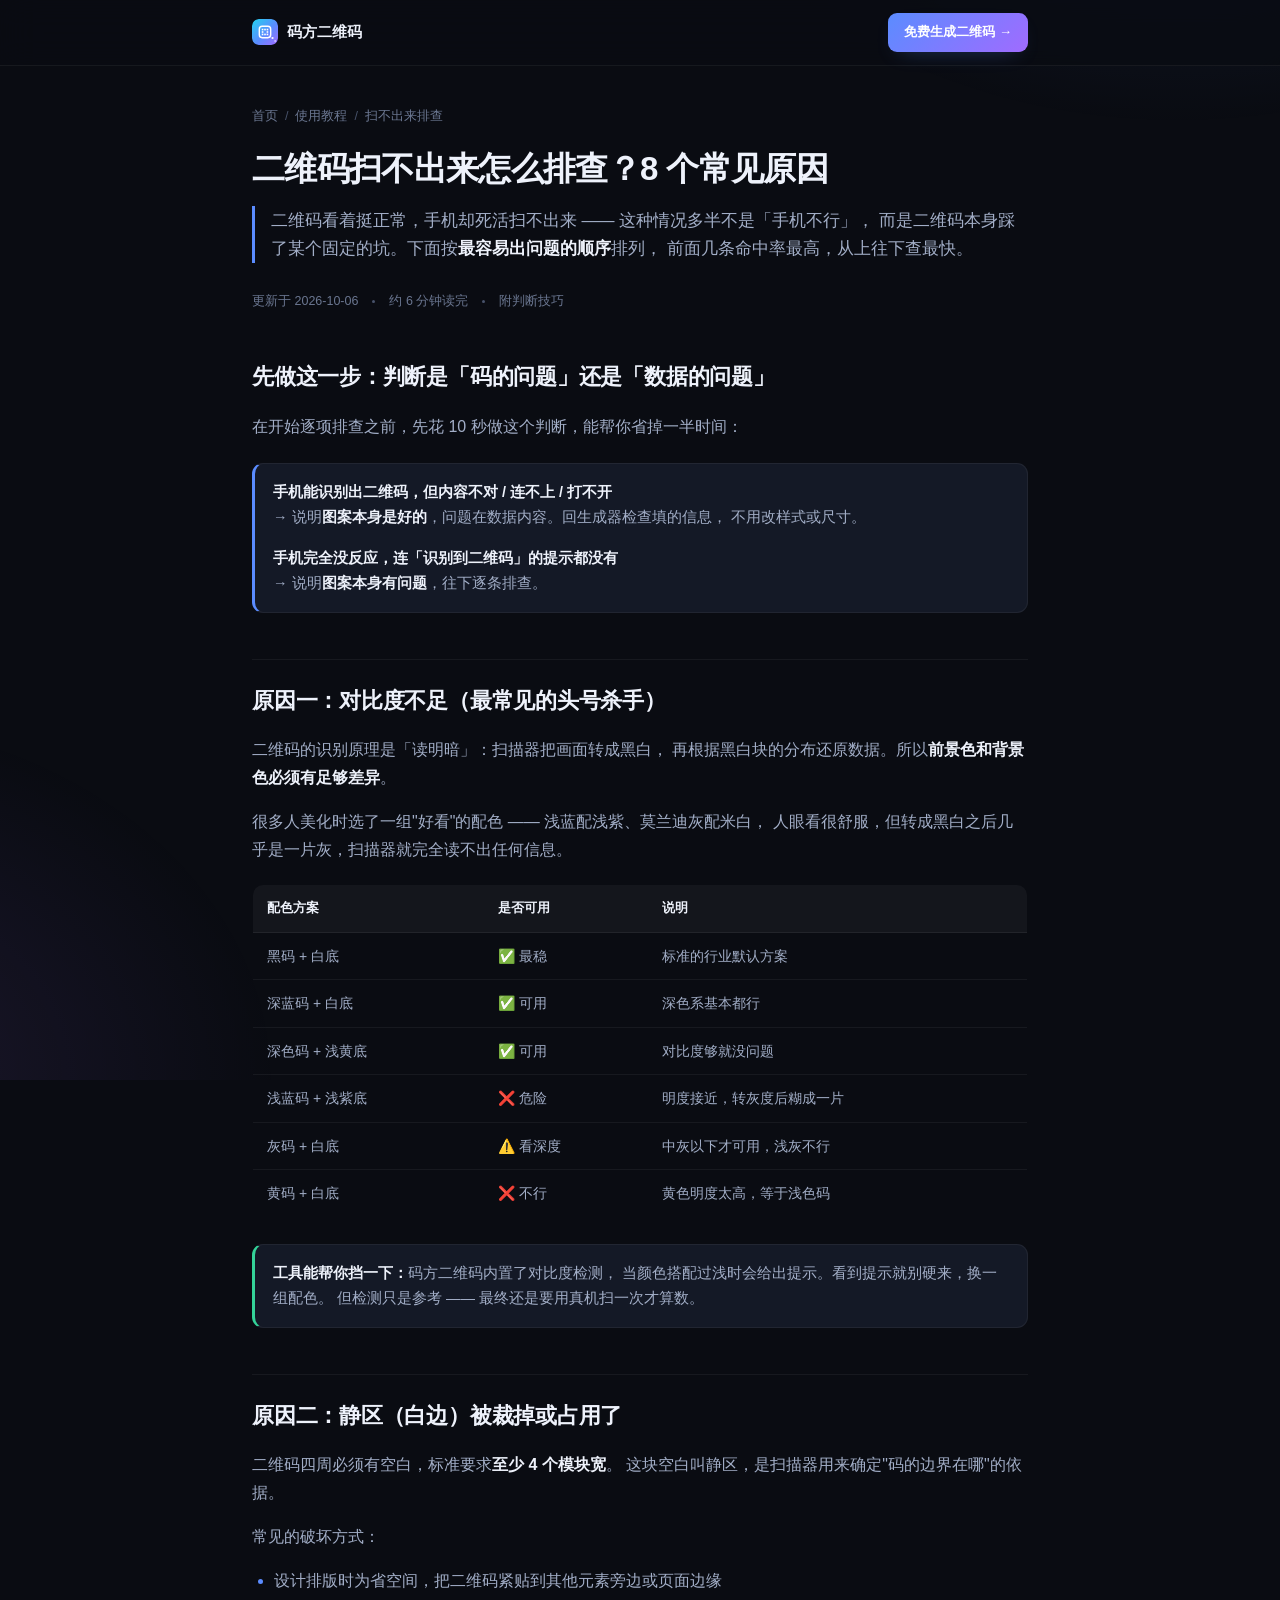
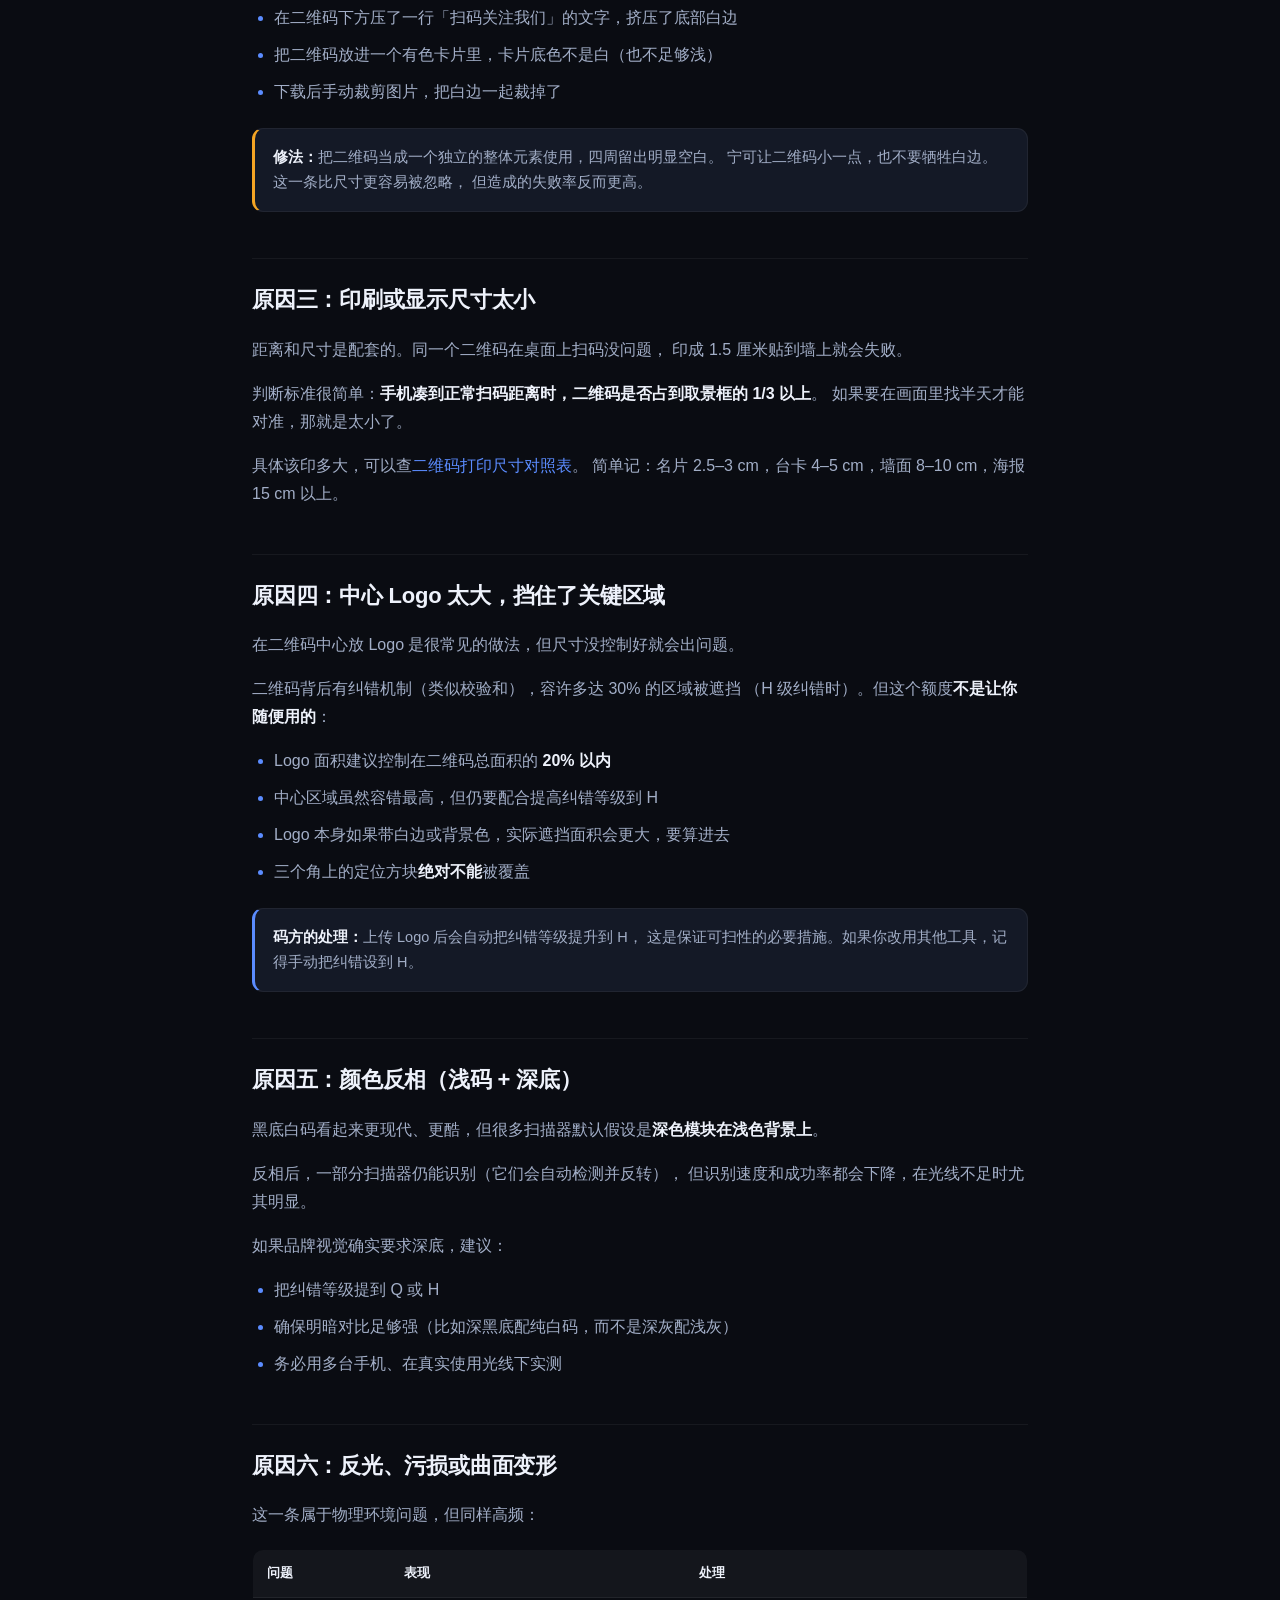
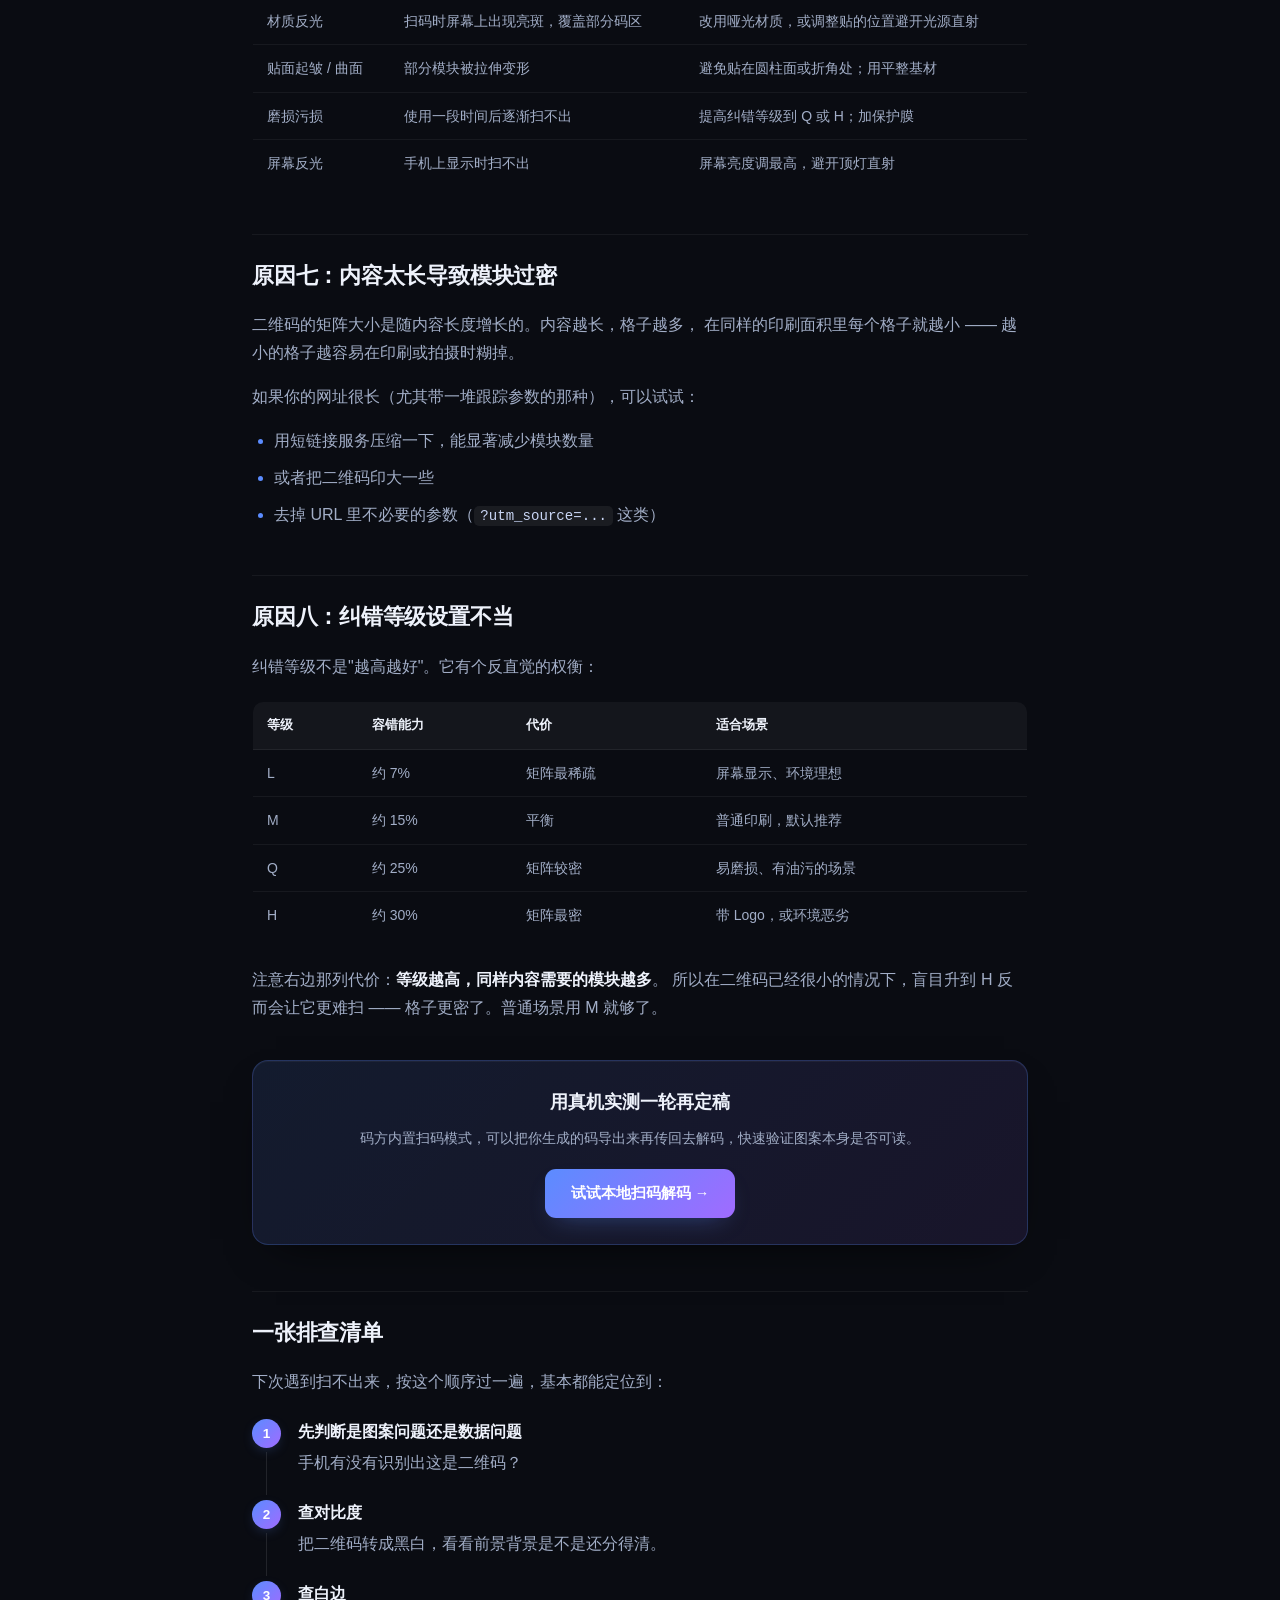
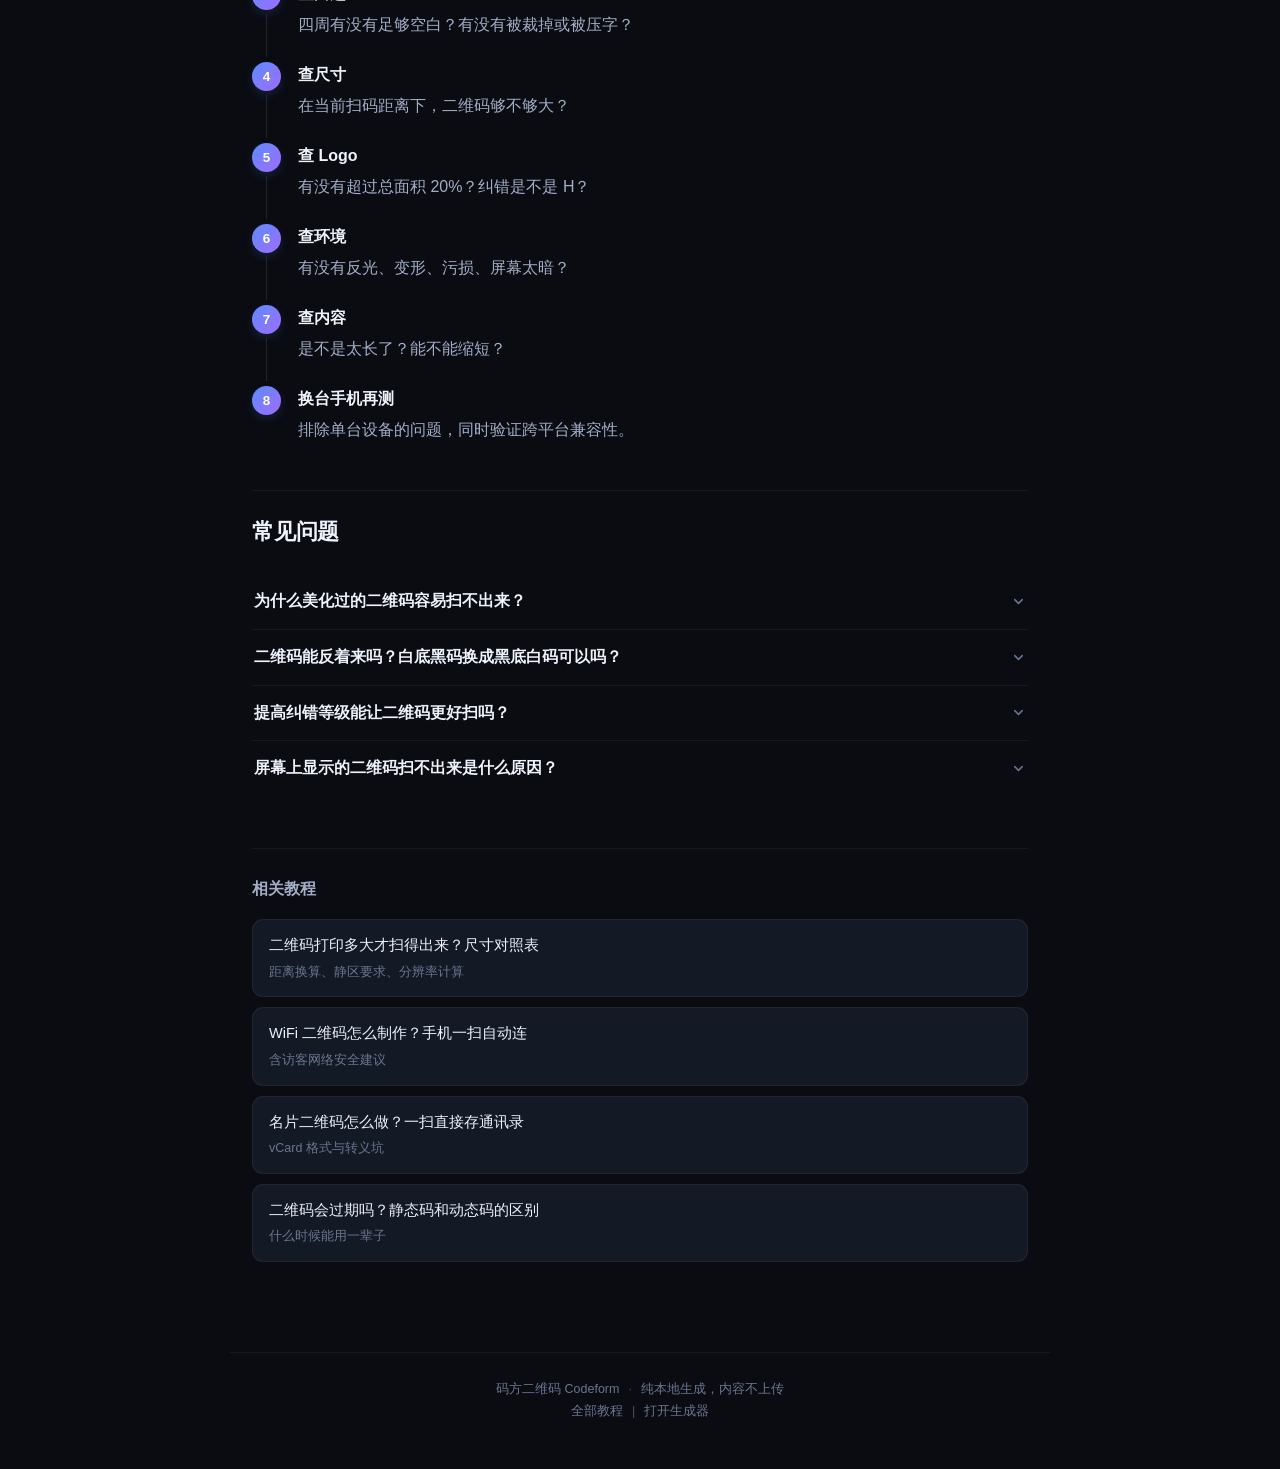
<file: guides/qr-code-not-scanning.html>
<!DOCTYPE html>
<html lang="zh-CN">
<head>
<meta charset="UTF-8">
<meta name="viewport" content="width=device-width, initial-scale=1.0">
<title>二维码扫不出来怎么排查？8 个常见原因与解法 — 码方二维码</title>
<meta name="description" content="二维码扫不出来？按顺序排查这 8 个原因：对比度不足、静区被裁、尺寸太小、Logo 遮挡、颜色反相、反光、内容过长、纠错等级过低。附判断技巧，快速定位问题。">
<meta name="keywords" content="二维码扫不出来,二维码扫不了,二维码识别失败,二维码不显示,二维码模糊,二维码美化后扫不出,二维码对比度">
<link rel="canonical" href="https://mafangqr.com/guides/qr-code-not-scanning">
<meta name="theme-color" content="#0a0c12">

<meta property="og:type" content="article">
<meta property="og:title" content="二维码扫不出来怎么排查？8 个常见原因">
<meta property="og:description" content="按顺序排查对比度、静区、尺寸、Logo 遮挡等问题，附快速判断技巧。">
<meta property="og:url" content="https://mafangqr.com/guides/qr-code-not-scanning">
<meta property="og:image" content="https://mafangqr.com/brand/og-cover.png">
<meta property="og:image:width" content="1200">
<meta property="og:image:height" content="630">
<meta property="og:site_name" content="码方二维码">
<meta property="og:locale" content="zh_CN">
<meta name="twitter:card" content="summary_large_image">
<meta name="twitter:image" content="https://mafangqr.com/brand/og-cover.png">

<link rel="icon" type="image/svg+xml" href="../brand/favicon.svg">
<link rel="apple-touch-icon" href="../brand/apple-touch-icon.png">
<link rel="preload" href="../fonts/inter-latin-var.woff2" as="font" type="font/woff2" crossorigin>
<link rel="stylesheet" href="guides.css">

<script type="application/ld+json">
{
  "@context": "https://schema.org",
  "@graph": [
    {
      "@type": "Article",
      "headline": "二维码扫不出来怎么排查？8 个常见原因与解法",
      "description": "按顺序排查二维码无法识别的原因：对比度、静区、尺寸、Logo 遮挡、颜色反相、反光、内容长度、纠错等级。",
      "inLanguage": "zh-CN",
      "datePublished": "2026-10-06",
      "dateModified": "2026-10-06",
      "author": { "@type": "Organization", "name": "码方二维码 Codeform", "url": "https://mafangqr.com/" },
      "publisher": {
        "@type": "Organization",
        "name": "码方二维码 Codeform",
        "logo": { "@type": "ImageObject", "url": "https://mafangqr.com/brand/icon-512.png", "width": 512, "height": 512 }
      },
      "mainEntityOfPage": { "@type": "WebPage", "@id": "https://mafangqr.com/guides/qr-code-not-scanning" }
    },
    {
      "@type": "BreadcrumbList",
      "itemListElement": [
        { "@type": "ListItem", "position": 1, "name": "首页", "item": "https://mafangqr.com/" },
        { "@type": "ListItem", "position": 2, "name": "使用教程", "item": "https://mafangqr.com/guides/" },
        { "@type": "ListItem", "position": 3, "name": "二维码扫不出来排查" }
      ]
    },
    {
      "@type": "FAQPage",
      "mainEntity": [
        {
          "@type": "Question",
          "name": "为什么美化过的二维码容易扫不出来？",
          "acceptedAnswer": { "@type": "Answer", "text": "美化的主要风险是降低对比度和破坏定位图案。二维码靠明暗差异识别，前景与背景颜色太接近会导致识别失败；此外三个角上的定位方块如果被圆角化或变色过度，扫描器就无法定位。保持高对比度、不修改定位图案，通常就能兼顾美观与可用。" }
        },
        {
          "@type": "Question",
          "name": "二维码能反着来吗？白底黑码换成黑底白码可以吗？",
          "acceptedAnswer": { "@type": "Answer", "text": "可以，但要谨慎。部分扫描器默认假设深色模块在浅色背景上，反相后识别率会下降，尤其在光线不足时。如果必须反相，建议提高纠错等级并充分实机测试。" }
        },
        {
          "@type": "Question",
          "name": "提高纠错等级能让二维码更好扫吗？",
          "acceptedAnswer": { "@type": "Answer", "text": "能提高容错能力，但有代价。纠错等级越高，同样内容需要的模块越多，二维码越密集，反而可能更难扫。对普通场景，M 级是较好的平衡；中心带 Logo 时建议用 H 级。" }
        },
        {
          "@type": "Question",
          "name": "屏幕上显示的二维码扫不出来是什么原因？",
          "acceptedAnswer": { "@type": "Answer", "text": "常见原因是屏幕亮度太低、屏幕反光，或显示尺寸过小。把屏幕亮度调到最高、关闭自动亮度、避免灯光直射屏幕，并适当放大二维码，通常就能解决。" }
        }
      ]
    }
  ]
}
</script>
</head>
<body>

<header class="g-top">
  <div class="g-top-in">
    <a class="g-brand" href="/">
      <img src="../brand/favicon.svg" alt="码方二维码" width="26" height="26">
      码方二维码
    </a>
    <a class="g-cta" href="/">免费生成二维码 →</a>
  </div>
</header>

<main class="g-wrap">

  <nav class="g-crumb" aria-label="面包屑">
    <a href="/">首页</a><span class="sp">/</span>
    <a href="./">使用教程</a><span class="sp">/</span>
    <span>扫不出来排查</span>
  </nav>

  <h1>二维码扫不出来怎么排查？8 个常见原因</h1>

  <p class="g-lead">
    二维码看着挺正常，手机却死活扫不出来 —— 这种情况多半不是「手机不行」，
    而是二维码本身踩了某个固定的坑。下面按<strong>最容易出问题的顺序</strong>排列，
    前面几条命中率最高，从上往下查最快。
  </p>

  <div class="g-meta">
    <span>更新于 2026-10-06</span><span class="dot"></span>
    <span>约 6 分钟读完</span><span class="dot"></span>
    <span>附判断技巧</span>
  </div>

  <h2>先做这一步：判断是「码的问题」还是「数据的问题」</h2>

  <p>
    在开始逐项排查之前，先花 10 秒做这个判断，能帮你省掉一半时间：
  </p>

  <div class="note">
    <p><b>手机能识别出二维码，但内容不对 / 连不上 / 打不开</b><br>
    → 说明<strong>图案本身是好的</strong>，问题在数据内容。回生成器检查填的信息，
    不用改样式或尺寸。</p>
    <p style="margin-top:12px"><b>手机完全没反应，连「识别到二维码」的提示都没有</b><br>
    → 说明<strong>图案本身有问题</strong>，往下逐条排查。</p>
  </div>

  <h2>原因一：对比度不足（最常见的头号杀手）</h2>

  <p>
    二维码的识别原理是「读明暗」：扫描器把画面转成黑白，
    再根据黑白块的分布还原数据。所以<strong>前景色和背景色必须有足够差异</strong>。
  </p>

  <p>
    很多人美化时选了一组"好看"的配色 —— 浅蓝配浅紫、莫兰迪灰配米白，
    人眼看很舒服，但转成黑白之后几乎是一片灰，扫描器就完全读不出任何信息。
  </p>

  <table class="g-table">
    <thead>
      <tr><th>配色方案</th><th>是否可用</th><th>说明</th></tr>
    </thead>
    <tbody>
      <tr><td>黑码 + 白底</td><td>✅ 最稳</td><td>标准的行业默认方案</td></tr>
      <tr><td>深蓝码 + 白底</td><td>✅ 可用</td><td>深色系基本都行</td></tr>
      <tr><td>深色码 + 浅黄底</td><td>✅ 可用</td><td>对比度够就没问题</td></tr>
      <tr><td>浅蓝码 + 浅紫底</td><td>❌ 危险</td><td>明度接近，转灰度后糊成一片</td></tr>
      <tr><td>灰码 + 白底</td><td>⚠️ 看深度</td><td>中灰以下才可用，浅灰不行</td></tr>
      <tr><td>黄码 + 白底</td><td>❌ 不行</td><td>黄色明度太高，等于浅色码</td></tr>
    </tbody>
  </table>

  <div class="note ok">
    <p><b>工具能帮你挡一下：</b>码方二维码内置了对比度检测，
    当颜色搭配过浅时会给出提示。看到提示就别硬来，换一组配色。
    但检测只是参考 —— 最终还是要用真机扫一次才算数。</p>
  </div>

  <h2>原因二：静区（白边）被裁掉或占用了</h2>

  <p>
    二维码四周必须有空白，标准要求<strong>至少 4 个模块宽</strong>。
    这块空白叫静区，是扫描器用来确定"码的边界在哪"的依据。
  </p>

  <p>常见的破坏方式：</p>

  <ul>
    <li>设计排版时为省空间，把二维码紧贴到其他元素旁边或页面边缘</li>
    <li>在二维码下方压了一行「扫码关注我们」的文字，挤压了底部白边</li>
    <li>把二维码放进一个有色卡片里，卡片底色不是白（也不足够浅）</li>
    <li>下载后手动裁剪图片，把白边一起裁掉了</li>
  </ul>

  <div class="note warn">
    <p><b>修法：</b>把二维码当成一个独立的整体元素使用，四周留出明显空白。
    宁可让二维码小一点，也不要牺牲白边。这一条比尺寸更容易被忽略，
    但造成的失败率反而更高。</p>
  </div>

  <h2>原因三：印刷或显示尺寸太小</h2>

  <p>
    距离和尺寸是配套的。同一个二维码在桌面上扫码没问题，
    印成 1.5 厘米贴到墙上就会失败。
  </p>

  <p>
    判断标准很简单：<strong>手机凑到正常扫码距离时，二维码是否占到取景框的 1/3 以上</strong>。
    如果要在画面里找半天才能对准，那就是太小了。
  </p>

  <p>
    具体该印多大，可以查<a href="qr-code-print-size">二维码打印尺寸对照表</a>。
    简单记：名片 2.5–3 cm，台卡 4–5 cm，墙面 8–10 cm，海报 15 cm 以上。
  </p>

  <h2>原因四：中心 Logo 太大，挡住了关键区域</h2>

  <p>
    在二维码中心放 Logo 是很常见的做法，但尺寸没控制好就会出问题。
  </p>

  <p>
    二维码背后有纠错机制（类似校验和），容许多达 30% 的区域被遮挡
    （H 级纠错时）。但这个额度<strong>不是让你随便用的</strong>：
  </p>

  <ul>
    <li>Logo 面积建议控制在二维码总面积的 <strong>20% 以内</strong></li>
    <li>中心区域虽然容错最高，但仍要配合提高纠错等级到 H</li>
    <li>Logo 本身如果带白边或背景色，实际遮挡面积会更大，要算进去</li>
    <li>三个角上的定位方块<strong>绝对不能</strong>被覆盖</li>
  </ul>

  <div class="note">
    <p><b>码方的处理：</b>上传 Logo 后会自动把纠错等级提升到 H，
    这是保证可扫性的必要措施。如果你改用其他工具，记得手动把纠错设到 H。</p>
  </div>

  <h2>原因五：颜色反相（浅码 + 深底）</h2>

  <p>
    黑底白码看起来更现代、更酷，但很多扫描器默认假设是<strong>深色模块在浅色背景上</strong>。
  </p>

  <p>
    反相后，一部分扫描器仍能识别（它们会自动检测并反转），
    但识别速度和成功率都会下降，在光线不足时尤其明显。
  </p>

  <p>
    如果品牌视觉确实要求深底，建议：
  </p>

  <ul>
    <li>把纠错等级提到 Q 或 H</li>
    <li>确保明暗对比足够强（比如深黑底配纯白码，而不是深灰配浅灰）</li>
    <li>务必用多台手机、在真实使用光线下实测</li>
  </ul>

  <h2>原因六：反光、污损或曲面变形</h2>

  <p>
    这一条属于物理环境问题，但同样高频：
  </p>

  <table class="g-table">
    <thead>
      <tr><th>问题</th><th>表现</th><th>处理</th></tr>
    </thead>
    <tbody>
      <tr><td>材质反光</td><td>扫码时屏幕上出现亮斑，覆盖部分码区</td><td>改用哑光材质，或调整贴的位置避开光源直射</td></tr>
      <tr><td>贴面起皱 / 曲面</td><td>部分模块被拉伸变形</td><td>避免贴在圆柱面或折角处；用平整基材</td></tr>
      <tr><td>磨损污损</td><td>使用一段时间后逐渐扫不出</td><td>提高纠错等级到 Q 或 H；加保护膜</td></tr>
      <tr><td>屏幕反光</td><td>手机上显示时扫不出</td><td>屏幕亮度调最高，避开顶灯直射</td></tr>
    </tbody>
  </table>

  <h2>原因七：内容太长导致模块过密</h2>

  <p>
    二维码的矩阵大小是随内容长度增长的。内容越长，格子越多，
    在同样的印刷面积里每个格子就越小 —— 越小的格子越容易在印刷或拍摄时糊掉。
  </p>

  <p>
    如果你的网址很长（尤其带一堆跟踪参数的那种），可以试试：
  </p>

  <ul>
    <li>用短链接服务压缩一下，能显著减少模块数量</li>
    <li>或者把二维码印大一些</li>
    <li>去掉 URL 里不必要的参数（<code>?utm_source=...</code> 这类）</li>
  </ul>

  <h2>原因八：纠错等级设置不当</h2>

  <p>
    纠错等级不是"越高越好"。它有个反直觉的权衡：
  </p>

  <table class="g-table">
    <thead>
      <tr><th>等级</th><th>容错能力</th><th>代价</th><th>适合场景</th></tr>
    </thead>
    <tbody>
      <tr><td>L</td><td>约 7%</td><td>矩阵最稀疏</td><td>屏幕显示、环境理想</td></tr>
      <tr><td>M</td><td>约 15%</td><td>平衡</td><td>普通印刷，默认推荐</td></tr>
      <tr><td>Q</td><td>约 25%</td><td>矩阵较密</td><td>易磨损、有油污的场景</td></tr>
      <tr><td>H</td><td>约 30%</td><td>矩阵最密</td><td>带 Logo，或环境恶劣</td></tr>
    </tbody>
  </table>

  <p>
    注意右边那列代价：<strong>等级越高，同样内容需要的模块越多</strong>。
    所以在二维码已经很小的情况下，盲目升到 H 反而会让它更难扫 ——
    格子更密了。普通场景用 M 就够了。
  </p>

  <div class="g-cta-card">
    <h3>用真机实测一轮再定稿</h3>
    <p>码方内置扫码模式，可以把你生成的码导出来再传回去解码，快速验证图案本身是否可读。</p>
    <a class="g-btn" href="/?mode=scan">试试本地扫码解码 →</a>
  </div>

  <h2>一张排查清单</h2>

  <p>
    下次遇到扫不出来，按这个顺序过一遍，基本都能定位到：
  </p>

  <ol class="steps">
    <li><b>先判断是图案问题还是数据问题</b>手机有没有识别出这是二维码？</li>
    <li><b>查对比度</b>把二维码转成黑白，看看前景背景是不是还分得清。</li>
    <li><b>查白边</b>四周有没有足够空白？有没有被裁掉或被压字？</li>
    <li><b>查尺寸</b>在当前扫码距离下，二维码够不够大？</li>
    <li><b>查 Logo</b>有没有超过总面积 20%？纠错是不是 H？</li>
    <li><b>查环境</b>有没有反光、变形、污损、屏幕太暗？</li>
    <li><b>查内容</b>是不是太长了？能不能缩短？</li>
    <li><b>换台手机再测</b>排除单台设备的问题，同时验证跨平台兼容性。</li>
  </ol>

<!-- FAQ-AUTO-START -->
<h2>常见问题</h2>
<div class="g-faq" id="faqList">
  <div class="g-faq-item">
    <button class="g-faq-q" type="button" aria-expanded="false">
      <span>为什么美化过的二维码容易扫不出来？</span>
      <svg class="chev" viewBox="0 0 24 24" fill="none" stroke="currentColor" stroke-width="2.4" stroke-linecap="round" stroke-linejoin="round"><path d="M6 9l6 6 6-6"/></svg>
    </button>
    <div class="g-faq-a"><p>美化的主要风险是降低对比度和破坏定位图案。二维码靠明暗差异识别，前景与背景颜色太接近会导致识别失败；此外三个角上的定位方块如果被圆角化或变色过度，扫描器就无法定位。保持高对比度、不修改定位图案，通常就能兼顾美观与可用。</p></div>
  </div>
  <div class="g-faq-item">
    <button class="g-faq-q" type="button" aria-expanded="false">
      <span>二维码能反着来吗？白底黑码换成黑底白码可以吗？</span>
      <svg class="chev" viewBox="0 0 24 24" fill="none" stroke="currentColor" stroke-width="2.4" stroke-linecap="round" stroke-linejoin="round"><path d="M6 9l6 6 6-6"/></svg>
    </button>
    <div class="g-faq-a"><p>可以，但要谨慎。部分扫描器默认假设深色模块在浅色背景上，反相后识别率会下降，尤其在光线不足时。如果必须反相，建议提高纠错等级并充分实机测试。</p></div>
  </div>
  <div class="g-faq-item">
    <button class="g-faq-q" type="button" aria-expanded="false">
      <span>提高纠错等级能让二维码更好扫吗？</span>
      <svg class="chev" viewBox="0 0 24 24" fill="none" stroke="currentColor" stroke-width="2.4" stroke-linecap="round" stroke-linejoin="round"><path d="M6 9l6 6 6-6"/></svg>
    </button>
    <div class="g-faq-a"><p>能提高容错能力，但有代价。纠错等级越高，同样内容需要的模块越多，二维码越密集，反而可能更难扫。对普通场景，M 级是较好的平衡；中心带 Logo 时建议用 H 级。</p></div>
  </div>
  <div class="g-faq-item">
    <button class="g-faq-q" type="button" aria-expanded="false">
      <span>屏幕上显示的二维码扫不出来是什么原因？</span>
      <svg class="chev" viewBox="0 0 24 24" fill="none" stroke="currentColor" stroke-width="2.4" stroke-linecap="round" stroke-linejoin="round"><path d="M6 9l6 6 6-6"/></svg>
    </button>
    <div class="g-faq-a"><p>常见原因是屏幕亮度太低、屏幕反光，或显示尺寸过小。把屏幕亮度调到最高、关闭自动亮度、避免灯光直射屏幕，并适当放大二维码，通常就能解决。</p></div>
  </div>
</div>
<!-- FAQ-AUTO-END -->

  <section class="g-rel">
    <h2>相关教程</h2>
    <ul>
      <li><a href="qr-code-print-size">二维码打印多大才扫得出来？尺寸对照表<span>距离换算、静区要求、分辨率计算</span></a></li>
      <li><a href="wifi-qr-code">WiFi 二维码怎么制作？手机一扫自动连<span>含访客网络安全建议</span></a></li>
      <li><a href="vcard-qr-code">名片二维码怎么做？一扫直接存通讯录<span>vCard 格式与转义坑</span></a></li>
      <li><a href="qr-code-expire">二维码会过期吗？静态码和动态码的区别<span>什么时候能用一辈子</span></a></li>
    </ul>
  </section>

</main>

<footer class="g-foot">
  <a href="/">码方二维码 Codeform</a><span class="sp">·</span>纯本地生成，内容不上传
  <br>
  <a href="./">全部教程</a><span class="sp">|</span><a href="/">打开生成器</a>
</footer>

<!-- FAQ-SCRIPT -->
<script>
// 常见问题折叠。用按钮 + aria-expanded 而非 <details>：
// details 的展开动画在各浏览器表现不一致，且默认三角不易统一视觉。
(function () {
  var list = document.getElementById('faqList');
  if (!list) return;
  list.addEventListener('click', function (e) {
    var btn = e.target.closest('.g-faq-q');
    if (!btn || !list.contains(btn)) return;
    var item = btn.parentNode;
    var on = item.classList.toggle('on');
    btn.setAttribute('aria-expanded', on ? 'true' : 'false');
    // 展开高度按实际内容算，不用 CSS 里写死的 max-height ——
    // 硬编码值在答案变长后会把文字截断，是这类折叠组件最常见的隐性 bug。
    var body = item.querySelector('.g-faq-a');
    if (body) body.style.maxHeight = on ? (body.scrollHeight + 20) + 'px' : '';
  });
})();
</script>

</body>
</html>
</file>
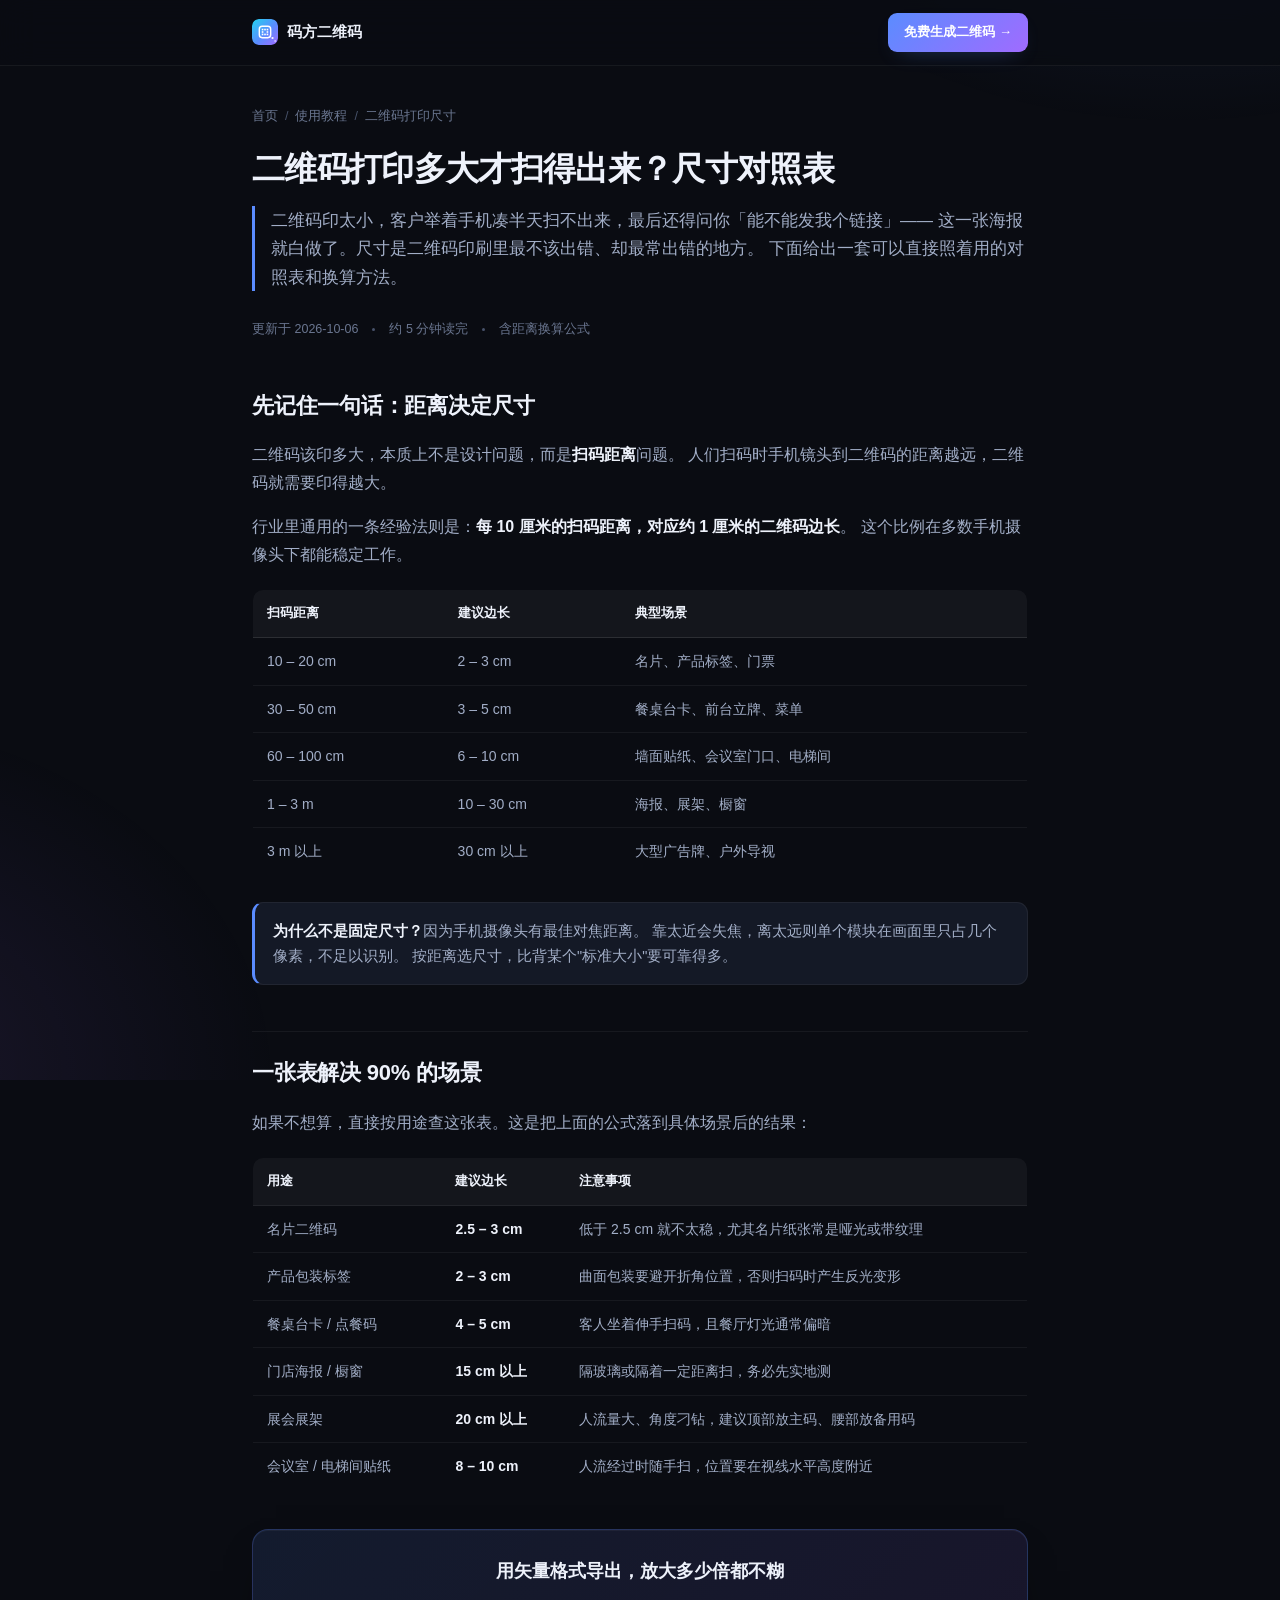
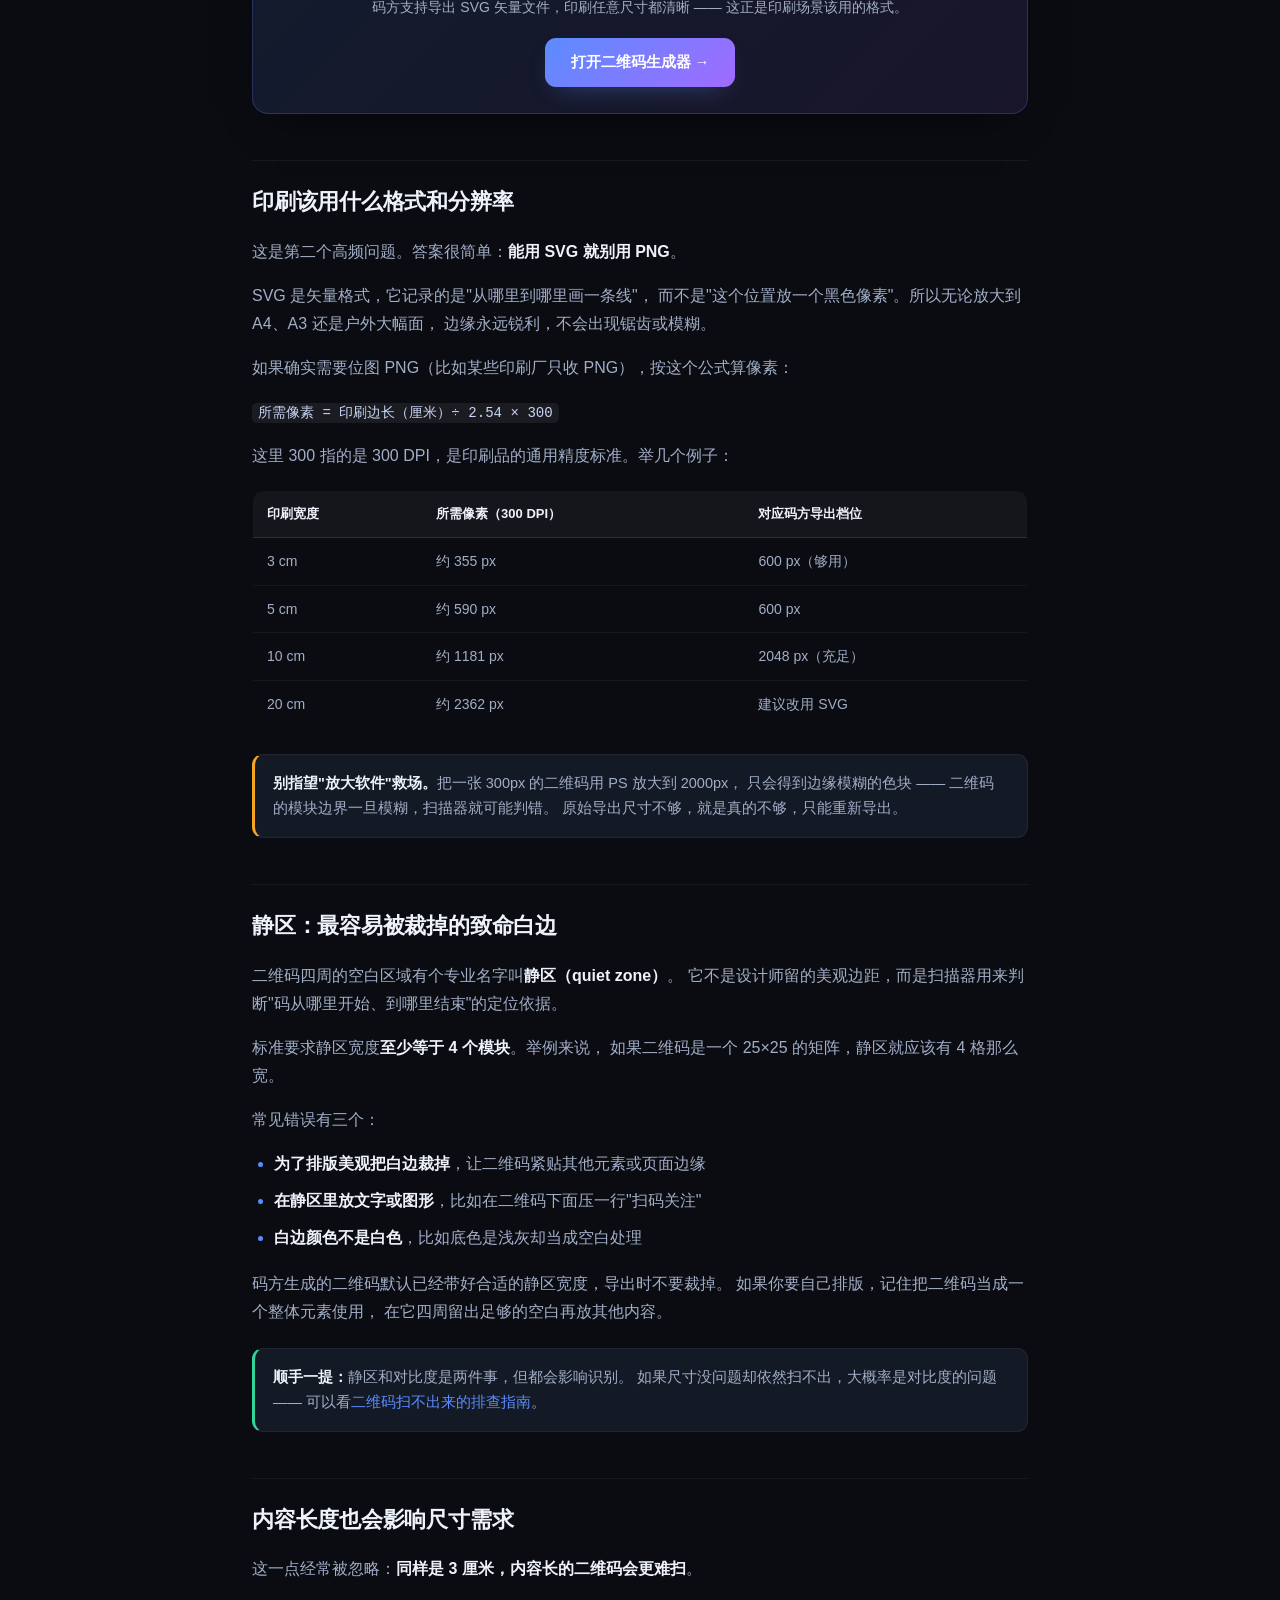
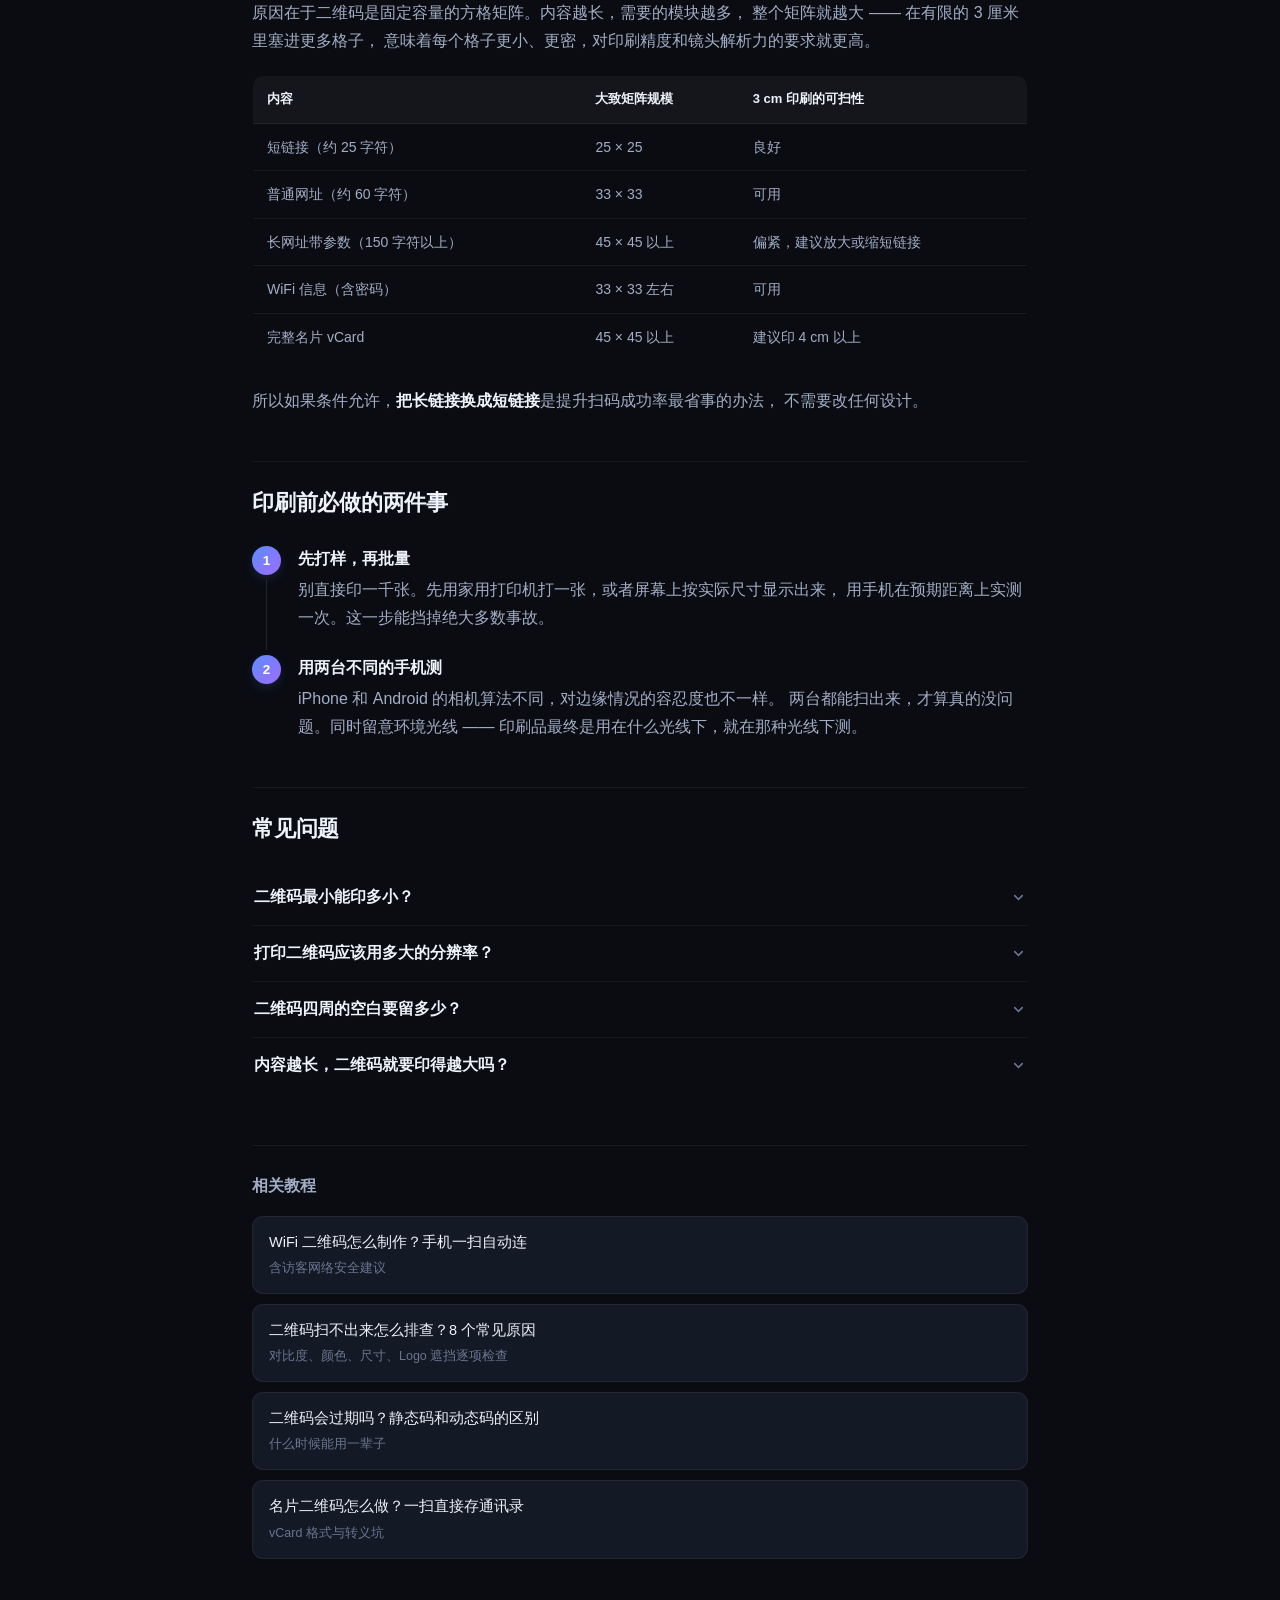
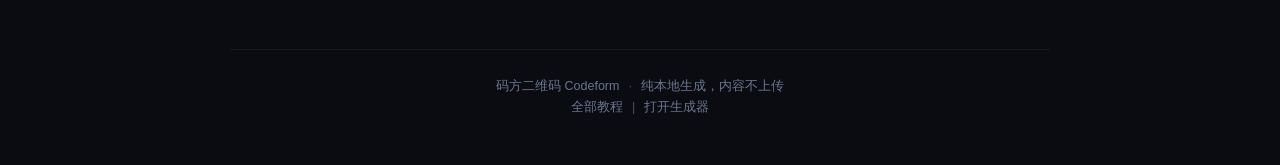
<file: guides/qr-code-print-size.html>
<!DOCTYPE html>
<html lang="zh-CN">
<head>
<meta charset="UTF-8">
<meta name="viewport" content="width=device-width, initial-scale=1.0">
<title>二维码打印多大才扫得出来？尺寸对照表与距离换算 — 码方二维码</title>
<meta name="description" content="二维码打印尺寸对照表：名片、台卡、墙面、海报各该做多大？含扫码距离换算公式、静区（白边）要求与印刷最低分辨率。附 SVG 矢量导出建议，放大不失真。">
<meta name="keywords" content="二维码打印尺寸,二维码多大,二维码尺寸对照表,二维码印刷大小,二维码最小尺寸,二维码静区,二维码清晰度">
<link rel="canonical" href="https://mafangqr.com/guides/qr-code-print-size">
<meta name="theme-color" content="#0a0c12">

<meta property="og:type" content="article">
<meta property="og:title" content="二维码打印多大才扫得出来？尺寸对照表">
<meta property="og:description" content="含扫码距离换算公式、静区要求与印刷最低分辨率。">
<meta property="og:url" content="https://mafangqr.com/guides/qr-code-print-size">
<meta property="og:image" content="https://mafangqr.com/brand/og-cover.png">
<meta property="og:image:width" content="1200">
<meta property="og:image:height" content="630">
<meta property="og:site_name" content="码方二维码">
<meta property="og:locale" content="zh_CN">
<meta name="twitter:card" content="summary_large_image">
<meta name="twitter:image" content="https://mafangqr.com/brand/og-cover.png">

<link rel="icon" type="image/svg+xml" href="../brand/favicon.svg">
<link rel="apple-touch-icon" href="../brand/apple-touch-icon.png">
<link rel="preload" href="../fonts/inter-latin-var.woff2" as="font" type="font/woff2" crossorigin>
<link rel="stylesheet" href="guides.css">

<script type="application/ld+json">
{
  "@context": "https://schema.org",
  "@graph": [
    {
      "@type": "Article",
      "headline": "二维码打印多大才扫得出来？尺寸对照表与距离换算",
      "description": "二维码打印尺寸对照表，含扫码距离换算公式、静区要求与印刷最低分辨率。",
      "inLanguage": "zh-CN",
      "datePublished": "2026-10-06",
      "dateModified": "2026-10-06",
      "author": { "@type": "Organization", "name": "码方二维码 Codeform", "url": "https://mafangqr.com/" },
      "publisher": {
        "@type": "Organization",
        "name": "码方二维码 Codeform",
        "logo": { "@type": "ImageObject", "url": "https://mafangqr.com/brand/icon-512.png", "width": 512, "height": 512 }
      },
      "mainEntityOfPage": { "@type": "WebPage", "@id": "https://mafangqr.com/guides/qr-code-print-size" }
    },
    {
      "@type": "BreadcrumbList",
      "itemListElement": [
        { "@type": "ListItem", "position": 1, "name": "首页", "item": "https://mafangqr.com/" },
        { "@type": "ListItem", "position": 2, "name": "使用教程", "item": "https://mafangqr.com/guides/" },
        { "@type": "ListItem", "position": 3, "name": "二维码打印尺寸" }
      ]
    },
    {
      "@type": "FAQPage",
      "mainEntity": [
        {
          "@type": "Question",
          "name": "二维码最小能印多小？",
          "acceptedAnswer": { "@type": "Answer", "text": "实用下限约为 2×2 厘米，这是手机近距离手持扫描的极限。再小就需要极好的印刷精度和充足光线，日常印刷不建议低于这个尺寸。名片上通常用 2.5 至 3 厘米。" }
        },
        {
          "@type": "Question",
          "name": "打印二维码应该用多大的分辨率？",
          "acceptedAnswer": { "@type": "Answer", "text": "推荐直接导出 SVG 矢量格式，任意尺寸都不失真。若必须用位图 PNG，印刷尺寸（厘米）乘以 300 再除以 2.54，即为所需像素数。例如印 5 厘米宽需要约 590 像素。" }
        },
        {
          "@type": "Question",
          "name": "二维码四周的空白要留多少？",
          "acceptedAnswer": { "@type": "Answer", "text": "至少留出 4 个模块（二维码最小方格）宽度的空白，专业上称为静区或 quiet zone。把白边裁掉或压上文字，是导致扫码失败最常见的原因之一。" }
        },
        {
          "@type": "Question",
          "name": "内容越长，二维码就要印得越大吗？",
          "acceptedAnswer": { "@type": "Answer", "text": "是的。内容越长，二维码的模块数量越多、单个模块越小，要达到同样的识别效果就需要更大的印刷尺寸。这就是短链接能提升扫码成功率的原因。" }
        }
      ]
    }
  ]
}
</script>
</head>
<body>

<header class="g-top">
  <div class="g-top-in">
    <a class="g-brand" href="/">
      <img src="../brand/favicon.svg" alt="码方二维码" width="26" height="26">
      码方二维码
    </a>
    <a class="g-cta" href="/">免费生成二维码 →</a>
  </div>
</header>

<main class="g-wrap">

  <nav class="g-crumb" aria-label="面包屑">
    <a href="/">首页</a><span class="sp">/</span>
    <a href="./">使用教程</a><span class="sp">/</span>
    <span>二维码打印尺寸</span>
  </nav>

  <h1>二维码打印多大才扫得出来？尺寸对照表</h1>

  <p class="g-lead">
    二维码印太小，客户举着手机凑半天扫不出来，最后还得问你「能不能发我个链接」——
    这一张海报就白做了。尺寸是二维码印刷里最不该出错、却最常出错的地方。
    下面给出一套可以直接照着用的对照表和换算方法。
  </p>

  <div class="g-meta">
    <span>更新于 2026-10-06</span><span class="dot"></span>
    <span>约 5 分钟读完</span><span class="dot"></span>
    <span>含距离换算公式</span>
  </div>

  <h2>先记住一句话：距离决定尺寸</h2>

  <p>
    二维码该印多大，本质上不是设计问题，而是<strong>扫码距离</strong>问题。
    人们扫码时手机镜头到二维码的距离越远，二维码就需要印得越大。
  </p>

  <p>
    行业里通用的一条经验法则是：<strong>每 10 厘米的扫码距离，对应约 1 厘米的二维码边长</strong>。
    这个比例在多数手机摄像头下都能稳定工作。
  </p>

  <table class="g-table">
    <thead>
      <tr><th>扫码距离</th><th>建议边长</th><th>典型场景</th></tr>
    </thead>
    <tbody>
      <tr><td>10 – 20 cm</td><td>2 – 3 cm</td><td>名片、产品标签、门票</td></tr>
      <tr><td>30 – 50 cm</td><td>3 – 5 cm</td><td>餐桌台卡、前台立牌、菜单</td></tr>
      <tr><td>60 – 100 cm</td><td>6 – 10 cm</td><td>墙面贴纸、会议室门口、电梯间</td></tr>
      <tr><td>1 – 3 m</td><td>10 – 30 cm</td><td>海报、展架、橱窗</td></tr>
      <tr><td>3 m 以上</td><td>30 cm 以上</td><td>大型广告牌、户外导视</td></tr>
    </tbody>
  </table>

  <div class="note">
    <p><b>为什么不是固定尺寸？</b>因为手机摄像头有最佳对焦距离。
    靠太近会失焦，离太远则单个模块在画面里只占几个像素，不足以识别。
    按距离选尺寸，比背某个"标准大小"要可靠得多。</p>
  </div>

  <h2>一张表解决 90% 的场景</h2>

  <p>
    如果不想算，直接按用途查这张表。这是把上面的公式落到具体场景后的结果：
  </p>

  <table class="g-table">
    <thead>
      <tr><th>用途</th><th>建议边长</th><th>注意事项</th></tr>
    </thead>
    <tbody>
      <tr>
        <td>名片二维码</td>
        <td><strong>2.5 – 3 cm</strong></td>
        <td>低于 2.5 cm 就不太稳，尤其名片纸张常是哑光或带纹理</td>
      </tr>
      <tr>
        <td>产品包装标签</td>
        <td><strong>2 – 3 cm</strong></td>
        <td>曲面包装要避开折角位置，否则扫码时产生反光变形</td>
      </tr>
      <tr>
        <td>餐桌台卡 / 点餐码</td>
        <td><strong>4 – 5 cm</strong></td>
        <td>客人坐着伸手扫码，且餐厅灯光通常偏暗</td>
      </tr>
      <tr>
        <td>门店海报 / 橱窗</td>
        <td><strong>15 cm 以上</strong></td>
        <td>隔玻璃或隔着一定距离扫，务必先实地测</td>
      </tr>
      <tr>
        <td>展会展架</td>
        <td><strong>20 cm 以上</strong></td>
        <td>人流量大、角度刁钻，建议顶部放主码、腰部放备用码</td>
      </tr>
      <tr>
        <td>会议室 / 电梯间贴纸</td>
        <td><strong>8 – 10 cm</strong></td>
        <td>人流经过时随手扫，位置要在视线水平高度附近</td>
      </tr>
    </tbody>
  </table>

  <div class="g-cta-card">
    <h3>用矢量格式导出，放大多少倍都不糊</h3>
    <p>码方支持导出 SVG 矢量文件，印刷任意尺寸都清晰 —— 这正是印刷场景该用的格式。</p>
    <a class="g-btn" href="/">打开二维码生成器 →</a>
  </div>

  <h2>印刷该用什么格式和分辨率</h2>

  <p>
    这是第二个高频问题。答案很简单：<strong>能用 SVG 就别用 PNG</strong>。
  </p>

  <p>
    SVG 是矢量格式，它记录的是"从哪里到哪里画一条线"，
    而不是"这个位置放一个黑色像素"。所以无论放大到 A4、A3 还是户外大幅面，
    边缘永远锐利，不会出现锯齿或模糊。
  </p>

  <p>
    如果确实需要位图 PNG（比如某些印刷厂只收 PNG），按这个公式算像素：
  </p>

  <p><code>所需像素 = 印刷边长（厘米）÷ 2.54 × 300</code></p>

  <p>
    这里 300 指的是 300 DPI，是印刷品的通用精度标准。举几个例子：
  </p>

  <table class="g-table">
    <thead>
      <tr><th>印刷宽度</th><th>所需像素（300 DPI）</th><th>对应码方导出档位</th></tr>
    </thead>
    <tbody>
      <tr><td>3 cm</td><td>约 355 px</td><td>600 px（够用）</td></tr>
      <tr><td>5 cm</td><td>约 590 px</td><td>600 px</td></tr>
      <tr><td>10 cm</td><td>约 1181 px</td><td>2048 px（充足）</td></tr>
      <tr><td>20 cm</td><td>约 2362 px</td><td>建议改用 SVG</td></tr>
    </tbody>
  </table>

  <div class="note warn">
    <p><b>别指望"放大软件"救场。</b>把一张 300px 的二维码用 PS 放大到 2000px，
    只会得到边缘模糊的色块 —— 二维码的模块边界一旦模糊，扫描器就可能判错。
    原始导出尺寸不够，就是真的不够，只能重新导出。</p>
  </div>

  <h2>静区：最容易被裁掉的致命白边</h2>

  <p>
    二维码四周的空白区域有个专业名字叫<strong>静区（quiet zone）</strong>。
    它不是设计师留的美观边距，而是扫描器用来判断"码从哪里开始、到哪里结束"的定位依据。
  </p>

  <p>
    标准要求静区宽度<strong>至少等于 4 个模块</strong>。举例来说，
    如果二维码是一个 25×25 的矩阵，静区就应该有 4 格那么宽。
  </p>

  <p>
    常见错误有三个：
  </p>

  <ul>
    <li><strong>为了排版美观把白边裁掉</strong>，让二维码紧贴其他元素或页面边缘</li>
    <li><strong>在静区里放文字或图形</strong>，比如在二维码下面压一行"扫码关注"</li>
    <li><strong>白边颜色不是白色</strong>，比如底色是浅灰却当成空白处理</li>
  </ul>

  <p>
    码方生成的二维码默认已经带好合适的静区宽度，导出时不要裁掉。
    如果你要自己排版，记住把二维码当成一个整体元素使用，
    在它四周留出足够的空白再放其他内容。
  </p>

  <div class="note ok">
    <p><b>顺手一提：</b>静区和对比度是两件事，但都会影响识别。
    如果尺寸没问题却依然扫不出，大概率是对比度的问题 ——
    可以看<a href="qr-code-not-scanning">二维码扫不出来的排查指南</a>。</p>
  </div>

  <h2>内容长度也会影响尺寸需求</h2>

  <p>
    这一点经常被忽略：<strong>同样是 3 厘米，内容长的二维码会更难扫</strong>。
  </p>

  <p>
    原因在于二维码是固定容量的方格矩阵。内容越长，需要的模块越多，
    整个矩阵就越大 —— 在有限的 3 厘米里塞进更多格子，
    意味着每个格子更小、更密，对印刷精度和镜头解析力的要求就更高。
  </p>

  <table class="g-table">
    <thead>
      <tr><th>内容</th><th>大致矩阵规模</th><th>3 cm 印刷的可扫性</th></tr>
    </thead>
    <tbody>
      <tr><td>短链接（约 25 字符）</td><td>25 × 25</td><td>良好</td></tr>
      <tr><td>普通网址（约 60 字符）</td><td>33 × 33</td><td>可用</td></tr>
      <tr><td>长网址带参数（150 字符以上）</td><td>45 × 45 以上</td><td>偏紧，建议放大或缩短链接</td></tr>
      <tr><td>WiFi 信息（含密码）</td><td>33 × 33 左右</td><td>可用</td></tr>
      <tr><td>完整名片 vCard</td><td>45 × 45 以上</td><td>建议印 4 cm 以上</td></tr>
    </tbody>
  </table>

  <p>
    所以如果条件允许，<strong>把长链接换成短链接</strong>是提升扫码成功率最省事的办法，
    不需要改任何设计。
  </p>

  <h2>印刷前必做的两件事</h2>

  <ol class="steps">
    <li>
      <b>先打样，再批量</b>
      别直接印一千张。先用家用打印机打一张，或者屏幕上按实际尺寸显示出来，
      用手机在预期距离上实测一次。这一步能挡掉绝大多数事故。
    </li>
    <li>
      <b>用两台不同的手机测</b>
      iPhone 和 Android 的相机算法不同，对边缘情况的容忍度也不一样。
      两台都能扫出来，才算真的没问题。同时留意环境光线 ——
      印刷品最终是用在什么光线下，就在那种光线下测。
    </li>
  </ol>

<!-- FAQ-AUTO-START -->
<h2>常见问题</h2>
<div class="g-faq" id="faqList">
  <div class="g-faq-item">
    <button class="g-faq-q" type="button" aria-expanded="false">
      <span>二维码最小能印多小？</span>
      <svg class="chev" viewBox="0 0 24 24" fill="none" stroke="currentColor" stroke-width="2.4" stroke-linecap="round" stroke-linejoin="round"><path d="M6 9l6 6 6-6"/></svg>
    </button>
    <div class="g-faq-a"><p>实用下限约为 2×2 厘米，这是手机近距离手持扫描的极限。再小就需要极好的印刷精度和充足光线，日常印刷不建议低于这个尺寸。名片上通常用 2.5 至 3 厘米。</p></div>
  </div>
  <div class="g-faq-item">
    <button class="g-faq-q" type="button" aria-expanded="false">
      <span>打印二维码应该用多大的分辨率？</span>
      <svg class="chev" viewBox="0 0 24 24" fill="none" stroke="currentColor" stroke-width="2.4" stroke-linecap="round" stroke-linejoin="round"><path d="M6 9l6 6 6-6"/></svg>
    </button>
    <div class="g-faq-a"><p>推荐直接导出 SVG 矢量格式，任意尺寸都不失真。若必须用位图 PNG，印刷尺寸（厘米）乘以 300 再除以 2.54，即为所需像素数。例如印 5 厘米宽需要约 590 像素。</p></div>
  </div>
  <div class="g-faq-item">
    <button class="g-faq-q" type="button" aria-expanded="false">
      <span>二维码四周的空白要留多少？</span>
      <svg class="chev" viewBox="0 0 24 24" fill="none" stroke="currentColor" stroke-width="2.4" stroke-linecap="round" stroke-linejoin="round"><path d="M6 9l6 6 6-6"/></svg>
    </button>
    <div class="g-faq-a"><p>至少留出 4 个模块（二维码最小方格）宽度的空白，专业上称为静区或 quiet zone。把白边裁掉或压上文字，是导致扫码失败最常见的原因之一。</p></div>
  </div>
  <div class="g-faq-item">
    <button class="g-faq-q" type="button" aria-expanded="false">
      <span>内容越长，二维码就要印得越大吗？</span>
      <svg class="chev" viewBox="0 0 24 24" fill="none" stroke="currentColor" stroke-width="2.4" stroke-linecap="round" stroke-linejoin="round"><path d="M6 9l6 6 6-6"/></svg>
    </button>
    <div class="g-faq-a"><p>是的。内容越长，二维码的模块数量越多、单个模块越小，要达到同样的识别效果就需要更大的印刷尺寸。这就是短链接能提升扫码成功率的原因。</p></div>
  </div>
</div>
<!-- FAQ-AUTO-END -->

  <section class="g-rel">
    <h2>相关教程</h2>
    <ul>
      <li><a href="wifi-qr-code">WiFi 二维码怎么制作？手机一扫自动连<span>含访客网络安全建议</span></a></li>
      <li><a href="qr-code-not-scanning">二维码扫不出来怎么排查？8 个常见原因<span>对比度、颜色、尺寸、Logo 遮挡逐项检查</span></a></li>
      <li><a href="qr-code-expire">二维码会过期吗？静态码和动态码的区别<span>什么时候能用一辈子</span></a></li>
      <li><a href="vcard-qr-code">名片二维码怎么做？一扫直接存通讯录<span>vCard 格式与转义坑</span></a></li>
    </ul>
  </section>

</main>

<footer class="g-foot">
  <a href="/">码方二维码 Codeform</a><span class="sp">·</span>纯本地生成，内容不上传
  <br>
  <a href="./">全部教程</a><span class="sp">|</span><a href="/">打开生成器</a>
</footer>

<!-- FAQ-SCRIPT -->
<script>
// 常见问题折叠。用按钮 + aria-expanded 而非 <details>：
// details 的展开动画在各浏览器表现不一致，且默认三角不易统一视觉。
(function () {
  var list = document.getElementById('faqList');
  if (!list) return;
  list.addEventListener('click', function (e) {
    var btn = e.target.closest('.g-faq-q');
    if (!btn || !list.contains(btn)) return;
    var item = btn.parentNode;
    var on = item.classList.toggle('on');
    btn.setAttribute('aria-expanded', on ? 'true' : 'false');
    // 展开高度按实际内容算，不用 CSS 里写死的 max-height ——
    // 硬编码值在答案变长后会把文字截断，是这类折叠组件最常见的隐性 bug。
    var body = item.querySelector('.g-faq-a');
    if (body) body.style.maxHeight = on ? (body.scrollHeight + 20) + 'px' : '';
  });
})();
</script>

</body>
</html>
</file>
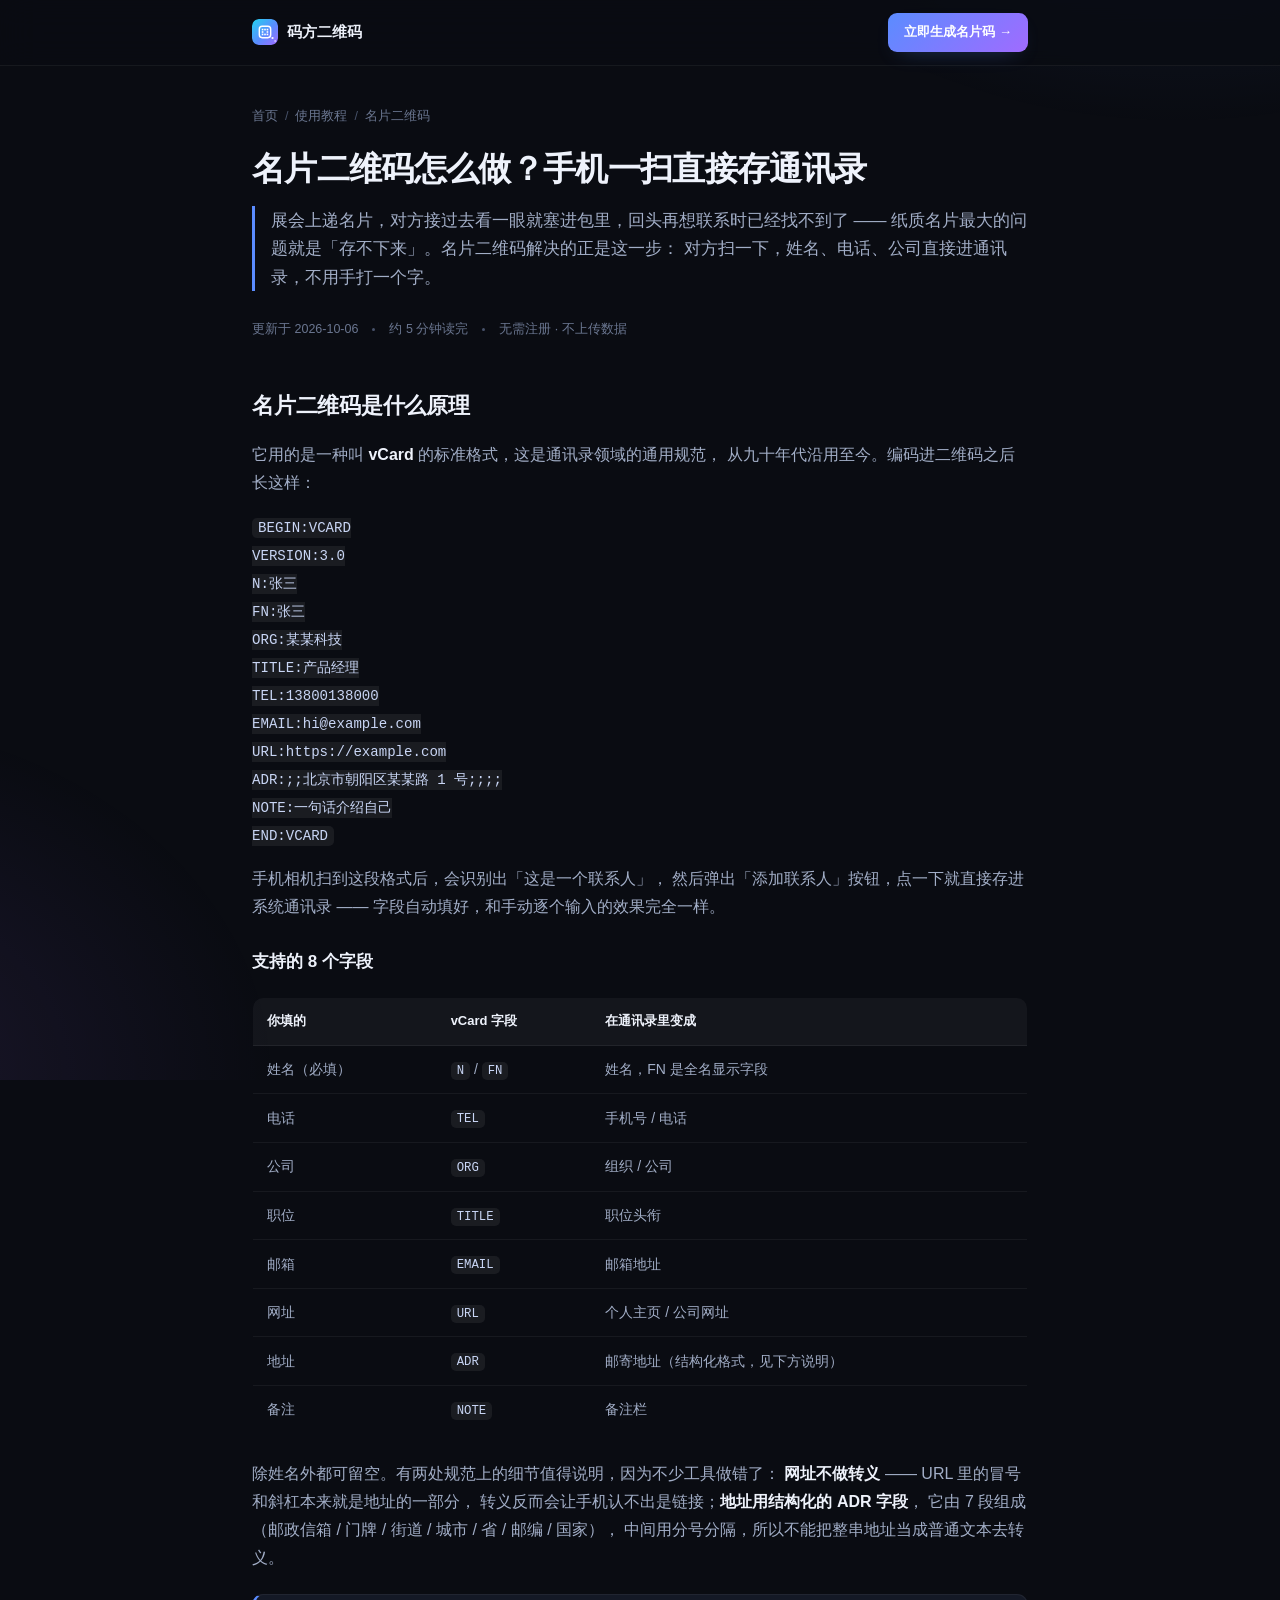
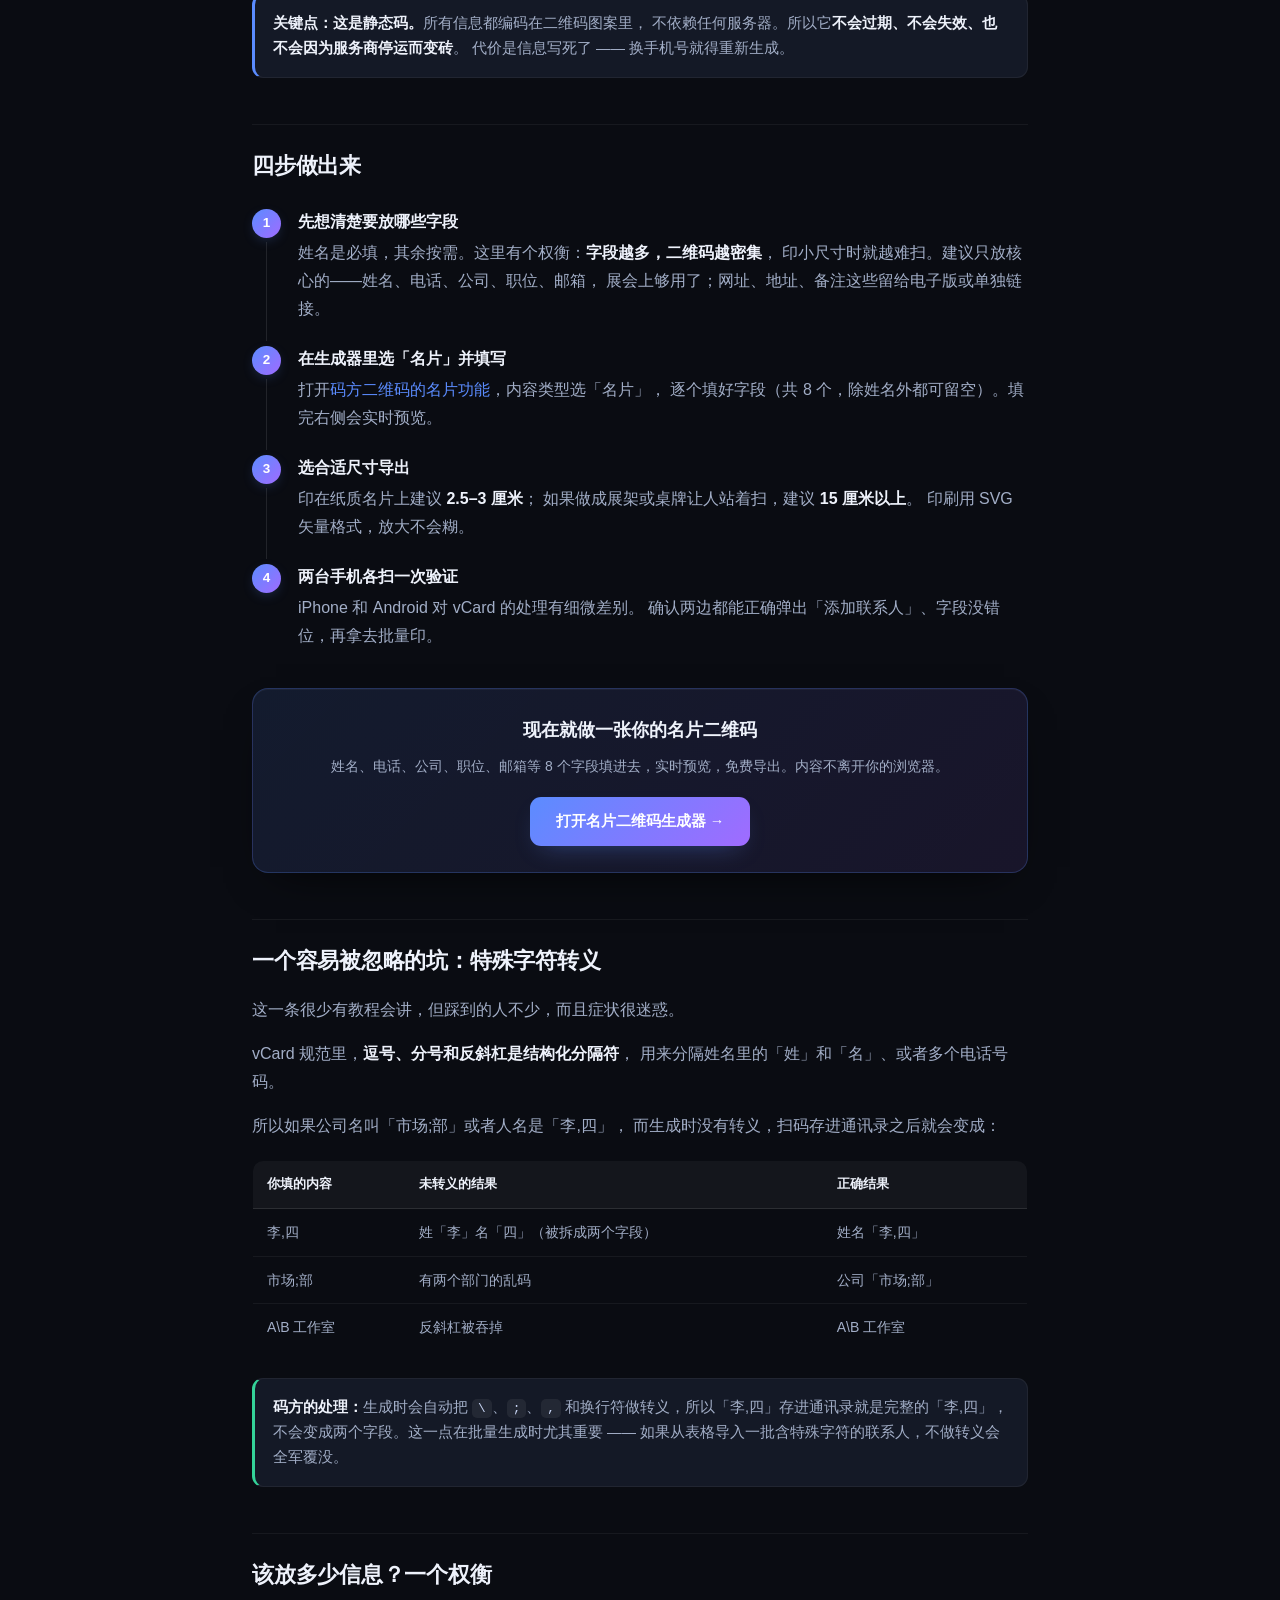
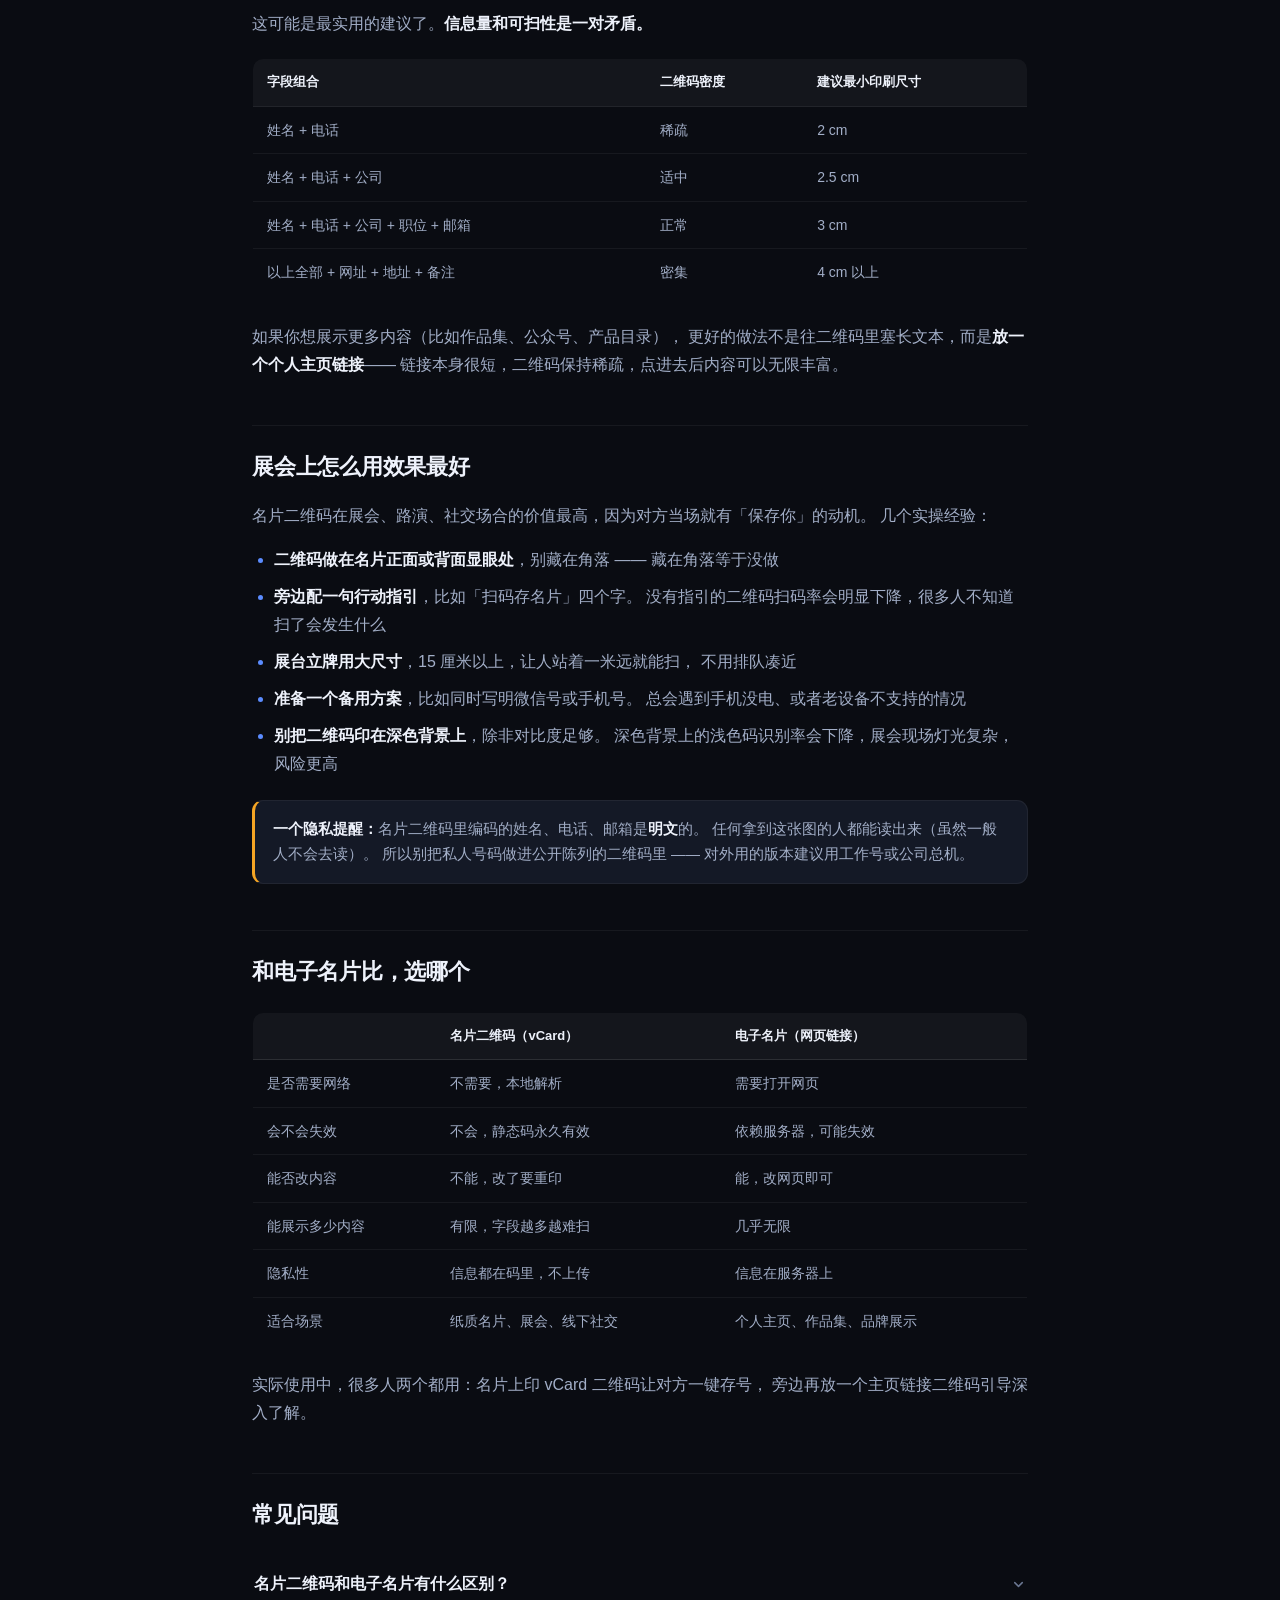
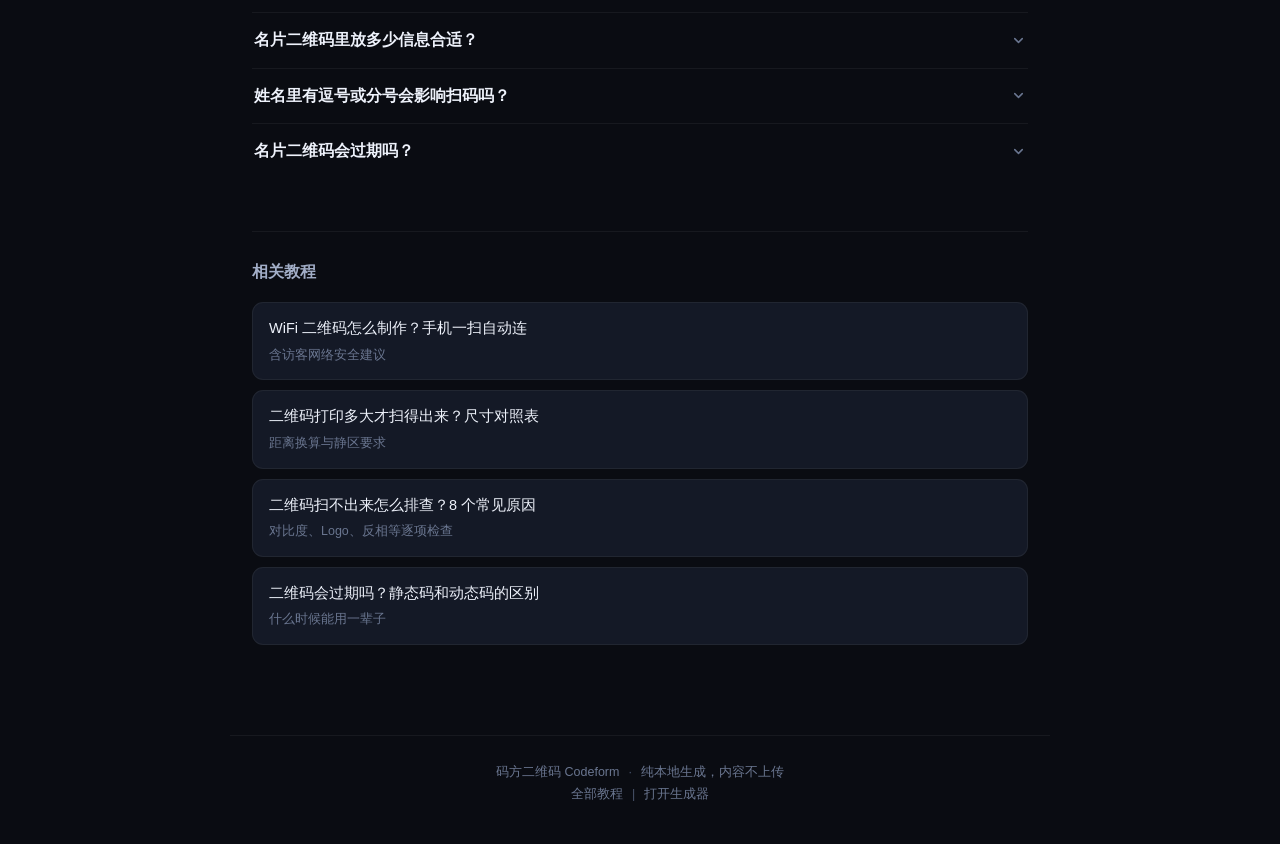
<file: guides/vcard-qr-code.html>
<!DOCTYPE html>
<html lang="zh-CN">
<head>
<meta charset="UTF-8">
<meta name="viewport" content="width=device-width, initial-scale=1.0">
<title>名片二维码怎么做？手机一扫直接存通讯录（vCard 教程）— 码方二维码</title>
<meta name="description" content="把姓名、电话、公司、职位、邮箱、网址等做成 vCard 名片二维码，对方一扫直接存进通讯录，不用手输。含 8 个字段说明、特殊字符转义坑、展会使用建议与打印尺寸。本地生成，不外传。">
<meta name="keywords" content="名片二维码,vcard二维码,电子名片二维码,通讯录二维码,二维码名片怎么做,展会名片二维码,联系人二维码">
<link rel="canonical" href="https://mafangqr.com/guides/vcard-qr-code">
<meta name="theme-color" content="#0a0c12">

<meta property="og:type" content="article">
<meta property="og:title" content="名片二维码怎么做？手机一扫直接存通讯录">
<meta property="og:description" content="vCard 格式说明、特殊字符转义坑与展会使用建议。">
<meta property="og:url" content="https://mafangqr.com/guides/vcard-qr-code">
<meta property="og:image" content="https://mafangqr.com/brand/og-cover.png">
<meta property="og:image:width" content="1200">
<meta property="og:image:height" content="630">
<meta property="og:site_name" content="码方二维码">
<meta property="og:locale" content="zh_CN">
<meta name="twitter:card" content="summary_large_image">
<meta name="twitter:image" content="https://mafangqr.com/brand/og-cover.png">

<link rel="icon" type="image/svg+xml" href="../brand/favicon.svg">
<link rel="apple-touch-icon" href="../brand/apple-touch-icon.png">
<link rel="preload" href="../fonts/inter-latin-var.woff2" as="font" type="font/woff2" crossorigin>
<link rel="stylesheet" href="guides.css">

<script type="application/ld+json">
{
  "@context": "https://schema.org",
  "@graph": [
    {
      "@type": "Article",
      "headline": "名片二维码怎么做？手机一扫直接存通讯录",
      "description": "用 vCard 格式制作名片二维码，含字段说明、特殊字符转义与展会使用建议。",
      "inLanguage": "zh-CN",
      "datePublished": "2026-10-06",
      "dateModified": "2026-10-06",
      "author": { "@type": "Organization", "name": "码方二维码 Codeform", "url": "https://mafangqr.com/" },
      "publisher": {
        "@type": "Organization",
        "name": "码方二维码 Codeform",
        "logo": { "@type": "ImageObject", "url": "https://mafangqr.com/brand/icon-512.png", "width": 512, "height": 512 }
      },
      "mainEntityOfPage": { "@type": "WebPage", "@id": "https://mafangqr.com/guides/vcard-qr-code" }
    },
    {
      "@type": "BreadcrumbList",
      "itemListElement": [
        { "@type": "ListItem", "position": 1, "name": "首页", "item": "https://mafangqr.com/" },
        { "@type": "ListItem", "position": 2, "name": "使用教程", "item": "https://mafangqr.com/guides/" },
        { "@type": "ListItem", "position": 3, "name": "名片二维码怎么做" }
      ]
    },
    {
      "@type": "HowTo",
      "name": "如何制作名片二维码",
      "description": "用 vCard 格式把联系方式编码进二维码，扫码即可存入通讯录。",
      "totalTime": "PT3M",
      "tool": [{ "@type": "HowToTool", "name": "码方二维码在线生成器" }],
      "step": [
        { "@type": "HowToStep", "position": 1, "name": "整理要放的字段", "text": "姓名是必填项，其余如公司、职位、电话、邮箱、网址、地址、备注按需填写。字段越多二维码越密，建议只放最核心的联系方式。" },
        { "@type": "HowToStep", "position": 2, "name": "在生成器中选择名片类型", "text": "打开码方二维码，内容类型选「名片」，可填姓名、电话、公司、职位、邮箱、网址、地址、备注共 8 个字段。姓名或公司名里含逗号、分号、反斜杠时工具会自动转义。" },
        { "@type": "HowToStep", "position": 3, "name": "导出并印刷", "text": "名片上建议二维码边长 2.5 至 3 厘米；展会展架建议 15 厘米以上，让站在一米外的人也能扫。" },
        { "@type": "HowToStep", "position": 4, "name": "用 iPhone 和 Android 各测一次", "text": "两个平台对 vCard 的处理略有差异，确认都能正确弹出「添加联系人」再批量印刷。" }
      ]
    },
    {
      "@type": "FAQPage",
      "mainEntity": [
        {
          "@type": "Question",
          "name": "名片二维码和电子名片有什么区别？",
          "acceptedAnswer": { "@type": "Answer", "text": "名片二维码是把 vCard 格式的联系人信息直接编码进二维码图案里，扫码后手机本地解析并存进通讯录，不依赖网络也不依赖任何服务器。电子名片通常是一个网页链接，扫码后打开页面展示信息，依赖服务器可用性。" }
        },
        {
          "@type": "Question",
          "name": "名片二维码里放多少信息合适？",
          "acceptedAnswer": { "@type": "Answer", "text": "建议只放最核心的字段：姓名、电话、公司、职位、邮箱。信息越多二维码越密集，小尺寸印刷时越难扫。码方支持姓名、电话、公司、职位、邮箱、网址、地址、备注共 8 个字段，但不必全填——只填必需项，二维码会更稀疏好扫。如果需要展示更多内容，可以放一个个人主页链接而不放大量文本。" }
        },
        {
          "@type": "Question",
          "name": "姓名里有逗号或分号会影响扫码吗？",
          "acceptedAnswer": { "@type": "Answer", "text": "会影响。vCard 规范里逗号和分号是字段分隔符，如果姓名或公司名里含这些字符而不做转义，扫码存入通讯录时会被错误拆分成两个字段。码方在生成时会自动做转义处理。" }
        },
        {
          "@type": "Question",
          "name": "名片二维码会过期吗？",
          "acceptedAnswer": { "@type": "Answer", "text": "不会。这是静态二维码，信息直接编码在图案里，没有跳转服务也没有有效期。但反过来说，如果你换了手机号或公司，就需要重新生成并更换名片。" }
        }
      ]
    }
  ]
}
</script>
</head>
<body>

<header class="g-top">
  <div class="g-top-in">
    <a class="g-brand" href="/">
      <img src="../brand/favicon.svg" alt="码方二维码" width="26" height="26">
      码方二维码
    </a>
    <a class="g-cta" href="/?type=vcard">立即生成名片码 →</a>
  </div>
</header>

<main class="g-wrap">

  <nav class="g-crumb" aria-label="面包屑">
    <a href="/">首页</a><span class="sp">/</span>
    <a href="./">使用教程</a><span class="sp">/</span>
    <span>名片二维码</span>
  </nav>

  <h1>名片二维码怎么做？手机一扫直接存通讯录</h1>

  <p class="g-lead">
    展会上递名片，对方接过去看一眼就塞进包里，回头再想联系时已经找不到了 ——
    纸质名片最大的问题就是「存不下来」。名片二维码解决的正是这一步：
    对方扫一下，姓名、电话、公司直接进通讯录，不用手打一个字。
  </p>

  <div class="g-meta">
    <span>更新于 2026-10-06</span><span class="dot"></span>
    <span>约 5 分钟读完</span><span class="dot"></span>
    <span>无需注册 · 不上传数据</span>
  </div>

  <h2>名片二维码是什么原理</h2>

  <p>
    它用的是一种叫 <strong>vCard</strong> 的标准格式，这是通讯录领域的通用规范，
    从九十年代沿用至今。编码进二维码之后长这样：
  </p>

  <p><code>BEGIN:VCARD<br>VERSION:3.0<br>N:张三<br>FN:张三<br>ORG:某某科技<br>TITLE:产品经理<br>TEL:13800138000<br>EMAIL:hi@example.com<br>URL:https://example.com<br>ADR:;;北京市朝阳区某某路 1 号;;;;<br>NOTE:一句话介绍自己<br>END:VCARD</code></p>

  <p>
    手机相机扫到这段格式后，会识别出「这是一个联系人」，
    然后弹出「添加联系人」按钮，点一下就直接存进系统通讯录 ——
    字段自动填好，和手动逐个输入的效果完全一样。
  </p>

  <h3 style="margin-top:26px">支持的 8 个字段</h3>

  <table class="g-table">
    <thead>
      <tr><th>你填的</th><th>vCard 字段</th><th>在通讯录里变成</th></tr>
    </thead>
    <tbody>
      <tr><td>姓名（必填）</td><td><code>N</code> / <code>FN</code></td><td>姓名，FN 是全名显示字段</td></tr>
      <tr><td>电话</td><td><code>TEL</code></td><td>手机号 / 电话</td></tr>
      <tr><td>公司</td><td><code>ORG</code></td><td>组织 / 公司</td></tr>
      <tr><td>职位</td><td><code>TITLE</code></td><td>职位头衔</td></tr>
      <tr><td>邮箱</td><td><code>EMAIL</code></td><td>邮箱地址</td></tr>
      <tr><td>网址</td><td><code>URL</code></td><td>个人主页 / 公司网址</td></tr>
      <tr><td>地址</td><td><code>ADR</code></td><td>邮寄地址（结构化格式，见下方说明）</td></tr>
      <tr><td>备注</td><td><code>NOTE</code></td><td>备注栏</td></tr>
    </tbody>
  </table>

  <p>
    除姓名外都可留空。有两处规范上的细节值得说明，因为不少工具做错了：
    <strong>网址不做转义</strong> —— URL 里的冒号和斜杠本来就是地址的一部分，
    转义反而会让手机认不出是链接；<strong>地址用结构化的 ADR 字段</strong>，
    它由 7 段组成（邮政信箱 / 门牌 / 街道 / 城市 / 省 / 邮编 / 国家），
    中间用分号分隔，所以不能把整串地址当成普通文本去转义。
  </p>

  <div class="note">
    <p><b>关键点：这是静态码。</b>所有信息都编码在二维码图案里，
    不依赖任何服务器。所以它<strong>不会过期、不会失效、也不会因为服务商停运而变砖</strong>。
    代价是信息写死了 —— 换手机号就得重新生成。</p>
  </div>

  <h2>四步做出来</h2>

  <ol class="steps">
    <li>
      <b>先想清楚要放哪些字段</b>
      姓名是必填，其余按需。这里有个权衡：<strong>字段越多，二维码越密集</strong>，
      印小尺寸时就越难扫。建议只放核心的——姓名、电话、公司、职位、邮箱，
      展会上够用了；网址、地址、备注这些留给电子版或单独链接。
    </li>
    <li>
      <b>在生成器里选「名片」并填写</b>
      打开<a href="/?type=vcard">码方二维码的名片功能</a>，内容类型选「名片」，
      逐个填好字段（共 8 个，除姓名外都可留空）。填完右侧会实时预览。
    </li>
    <li>
      <b>选合适尺寸导出</b>
      印在纸质名片上建议 <strong>2.5–3 厘米</strong>；
      如果做成展架或桌牌让人站着扫，建议 <strong>15 厘米以上</strong>。
      印刷用 SVG 矢量格式，放大不会糊。
    </li>
    <li>
      <b>两台手机各扫一次验证</b>
      iPhone 和 Android 对 vCard 的处理有细微差别。
      确认两边都能正确弹出「添加联系人」、字段没错位，再拿去批量印。
    </li>
  </ol>

  <div class="g-cta-card">
    <h3>现在就做一张你的名片二维码</h3>
    <p>姓名、电话、公司、职位、邮箱等 8 个字段填进去，实时预览，免费导出。内容不离开你的浏览器。</p>
    <a class="g-btn" href="/?type=vcard">打开名片二维码生成器 →</a>
  </div>

  <h2>一个容易被忽略的坑：特殊字符转义</h2>

  <p>
    这一条很少有教程会讲，但踩到的人不少，而且症状很迷惑。
  </p>

  <p>
    vCard 规范里，<strong>逗号、分号和反斜杠是结构化分隔符</strong>，
    用来分隔姓名里的「姓」和「名」、或者多个电话号码。
  </p>

  <p>
    所以如果公司名叫「市场;部」或者人名是「李,四」，
    而生成时没有转义，扫码存进通讯录之后就会变成：
  </p>

  <table class="g-table">
    <thead>
      <tr><th>你填的内容</th><th>未转义的结果</th><th>正确结果</th></tr>
    </thead>
    <tbody>
      <tr><td>李,四</td><td>姓「李」名「四」（被拆成两个字段）</td><td>姓名「李,四」</td></tr>
      <tr><td>市场;部</td><td>有两个部门的乱码</td><td>公司「市场;部」</td></tr>
      <tr><td>A\B 工作室</td><td>反斜杠被吞掉</td><td>A\B 工作室</td></tr>
    </tbody>
  </table>

  <div class="note ok">
    <p><b>码方的处理：</b>生成时会自动把 <code>\</code>、<code>;</code>、<code>,</code>
    和换行符做转义，所以「李,四」存进通讯录就是完整的「李,四」，
    不会变成两个字段。这一点在批量生成时尤其重要 ——
    如果从表格导入一批含特殊字符的联系人，不做转义会全军覆没。</p>
  </div>

  <h2>该放多少信息？一个权衡</h2>

  <p>
    这可能是最实用的建议了。<strong>信息量和可扫性是一对矛盾。</strong>
  </p>

  <table class="g-table">
    <thead>
      <tr><th>字段组合</th><th>二维码密度</th><th>建议最小印刷尺寸</th></tr>
    </thead>
    <tbody>
      <tr><td>姓名 + 电话</td><td>稀疏</td><td>2 cm</td></tr>
      <tr><td>姓名 + 电话 + 公司</td><td>适中</td><td>2.5 cm</td></tr>
      <tr><td>姓名 + 电话 + 公司 + 职位 + 邮箱</td><td>正常</td><td>3 cm</td></tr>
      <tr><td>以上全部 + 网址 + 地址 + 备注</td><td>密集</td><td>4 cm 以上</td></tr>
    </tbody>
  </table>

  <p>
    如果你想展示更多内容（比如作品集、公众号、产品目录），
    更好的做法不是往二维码里塞长文本，而是<strong>放一个个人主页链接</strong>——
    链接本身很短，二维码保持稀疏，点进去后内容可以无限丰富。
  </p>

  <h2>展会上怎么用效果最好</h2>

  <p>
    名片二维码在展会、路演、社交场合的价值最高，因为对方当场就有「保存你」的动机。
    几个实操经验：
  </p>

  <ul>
    <li><strong>二维码做在名片正面或背面显眼处</strong>，别藏在角落 —— 藏在角落等于没做</li>
    <li><strong>旁边配一句行动指引</strong>，比如「扫码存名片」四个字。
      没有指引的二维码扫码率会明显下降，很多人不知道扫了会发生什么</li>
    <li><strong>展台立牌用大尺寸</strong>，15 厘米以上，让人站着一米远就能扫，
      不用排队凑近</li>
    <li><strong>准备一个备用方案</strong>，比如同时写明微信号或手机号。
      总会遇到手机没电、或者老设备不支持的情况</li>
    <li><strong>别把二维码印在深色背景上</strong>，除非对比度足够。
      深色背景上的浅色码识别率会下降，展会现场灯光复杂，风险更高</li>
  </ul>

  <div class="note warn">
    <p><b>一个隐私提醒：</b>名片二维码里编码的姓名、电话、邮箱是<strong>明文</strong>的。
    任何拿到这张图的人都能读出来（虽然一般人不会去读）。
    所以别把私人号码做进公开陈列的二维码里 ——
    对外用的版本建议用工作号或公司总机。</p>
  </div>

  <h2>和电子名片比，选哪个</h2>

  <table class="g-table">
    <thead>
      <tr><th></th><th>名片二维码（vCard）</th><th>电子名片（网页链接）</th></tr>
    </thead>
    <tbody>
      <tr><td>是否需要网络</td><td>不需要，本地解析</td><td>需要打开网页</td></tr>
      <tr><td>会不会失效</td><td>不会，静态码永久有效</td><td>依赖服务器，可能失效</td></tr>
      <tr><td>能否改内容</td><td>不能，改了要重印</td><td>能，改网页即可</td></tr>
      <tr><td>能展示多少内容</td><td>有限，字段越多越难扫</td><td>几乎无限</td></tr>
      <tr><td>隐私性</td><td>信息都在码里，不上传</td><td>信息在服务器上</td></tr>
      <tr><td>适合场景</td><td>纸质名片、展会、线下社交</td><td>个人主页、作品集、品牌展示</td></tr>
    </tbody>
  </table>

  <p>
    实际使用中，很多人两个都用：名片上印 vCard 二维码让对方一键存号，
    旁边再放一个主页链接二维码引导深入了解。
  </p>

<!-- FAQ-AUTO-START -->
<h2>常见问题</h2>
<div class="g-faq" id="faqList">
  <div class="g-faq-item">
    <button class="g-faq-q" type="button" aria-expanded="false">
      <span>名片二维码和电子名片有什么区别？</span>
      <svg class="chev" viewBox="0 0 24 24" fill="none" stroke="currentColor" stroke-width="2.4" stroke-linecap="round" stroke-linejoin="round"><path d="M6 9l6 6 6-6"/></svg>
    </button>
    <div class="g-faq-a"><p>名片二维码是把 vCard 格式的联系人信息直接编码进二维码图案里，扫码后手机本地解析并存进通讯录，不依赖网络也不依赖任何服务器。电子名片通常是一个网页链接，扫码后打开页面展示信息，依赖服务器可用性。</p></div>
  </div>
  <div class="g-faq-item">
    <button class="g-faq-q" type="button" aria-expanded="false">
      <span>名片二维码里放多少信息合适？</span>
      <svg class="chev" viewBox="0 0 24 24" fill="none" stroke="currentColor" stroke-width="2.4" stroke-linecap="round" stroke-linejoin="round"><path d="M6 9l6 6 6-6"/></svg>
    </button>
    <div class="g-faq-a"><p>建议只放最核心的字段：姓名、电话、公司、职位、邮箱。信息越多二维码越密集，小尺寸印刷时越难扫。码方支持姓名、电话、公司、职位、邮箱、网址、地址、备注共 8 个字段，但不必全填——只填必需项，二维码会更稀疏好扫。如果需要展示更多内容，可以放一个个人主页链接而不放大量文本。</p></div>
  </div>
  <div class="g-faq-item">
    <button class="g-faq-q" type="button" aria-expanded="false">
      <span>姓名里有逗号或分号会影响扫码吗？</span>
      <svg class="chev" viewBox="0 0 24 24" fill="none" stroke="currentColor" stroke-width="2.4" stroke-linecap="round" stroke-linejoin="round"><path d="M6 9l6 6 6-6"/></svg>
    </button>
    <div class="g-faq-a"><p>会影响。vCard 规范里逗号和分号是字段分隔符，如果姓名或公司名里含这些字符而不做转义，扫码存入通讯录时会被错误拆分成两个字段。码方在生成时会自动做转义处理。</p></div>
  </div>
  <div class="g-faq-item">
    <button class="g-faq-q" type="button" aria-expanded="false">
      <span>名片二维码会过期吗？</span>
      <svg class="chev" viewBox="0 0 24 24" fill="none" stroke="currentColor" stroke-width="2.4" stroke-linecap="round" stroke-linejoin="round"><path d="M6 9l6 6 6-6"/></svg>
    </button>
    <div class="g-faq-a"><p>不会。这是静态二维码，信息直接编码在图案里，没有跳转服务也没有有效期。但反过来说，如果你换了手机号或公司，就需要重新生成并更换名片。</p></div>
  </div>
</div>
<!-- FAQ-AUTO-END -->

  <section class="g-rel">
    <h2>相关教程</h2>
    <ul>
      <li><a href="wifi-qr-code">WiFi 二维码怎么制作？手机一扫自动连<span>含访客网络安全建议</span></a></li>
      <li><a href="qr-code-print-size">二维码打印多大才扫得出来？尺寸对照表<span>距离换算与静区要求</span></a></li>
      <li><a href="qr-code-not-scanning">二维码扫不出来怎么排查？8 个常见原因<span>对比度、Logo、反相等逐项检查</span></a></li>
      <li><a href="qr-code-expire">二维码会过期吗？静态码和动态码的区别<span>什么时候能用一辈子</span></a></li>
    </ul>
  </section>

</main>

<footer class="g-foot">
  <a href="/">码方二维码 Codeform</a><span class="sp">·</span>纯本地生成，内容不上传
  <br>
  <a href="./">全部教程</a><span class="sp">|</span><a href="/">打开生成器</a>
</footer>

<!-- FAQ-SCRIPT -->
<script>
// 常见问题折叠。用按钮 + aria-expanded 而非 <details>：
// details 的展开动画在各浏览器表现不一致，且默认三角不易统一视觉。
(function () {
  var list = document.getElementById('faqList');
  if (!list) return;
  list.addEventListener('click', function (e) {
    var btn = e.target.closest('.g-faq-q');
    if (!btn || !list.contains(btn)) return;
    var item = btn.parentNode;
    var on = item.classList.toggle('on');
    btn.setAttribute('aria-expanded', on ? 'true' : 'false');
    // 展开高度按实际内容算，不用 CSS 里写死的 max-height ——
    // 硬编码值在答案变长后会把文字截断，是这类折叠组件最常见的隐性 bug。
    var body = item.querySelector('.g-faq-a');
    if (body) body.style.maxHeight = on ? (body.scrollHeight + 20) + 'px' : '';
  });
})();
</script>

</body>
</html>
</file>
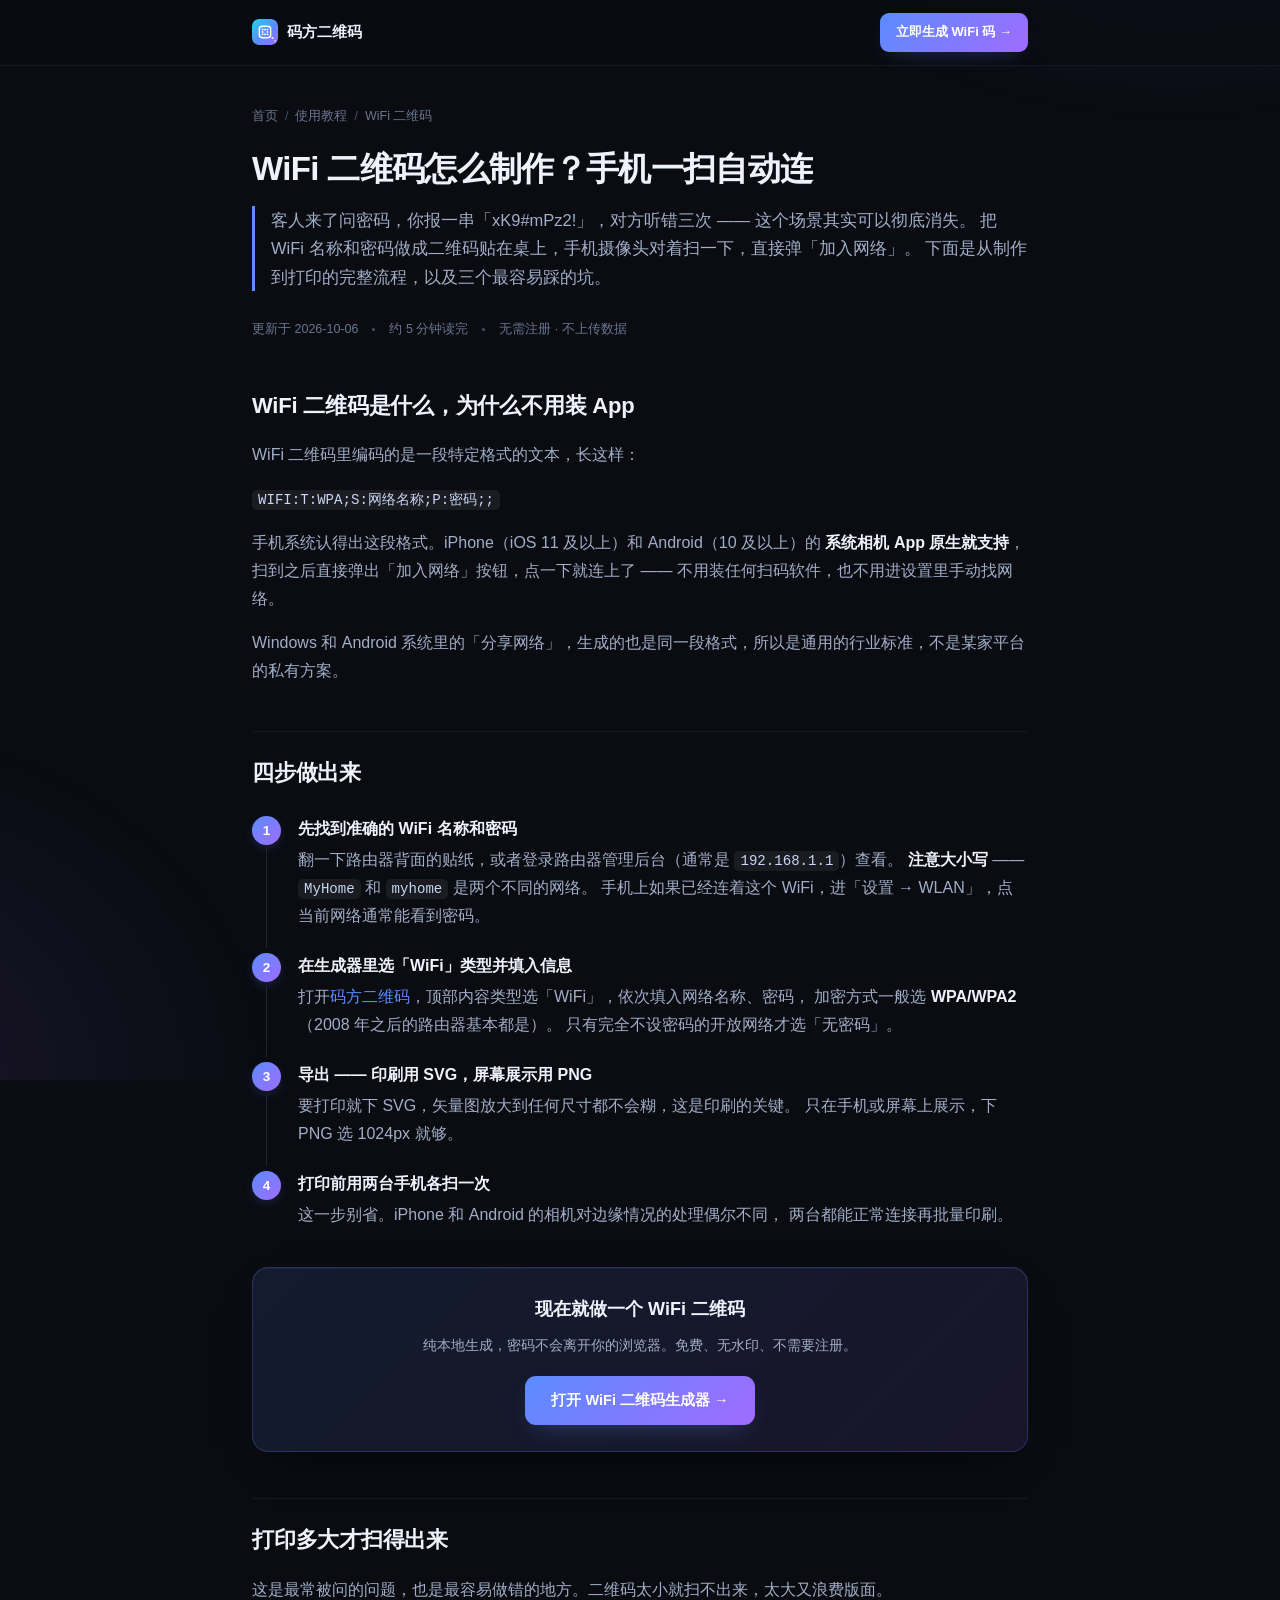
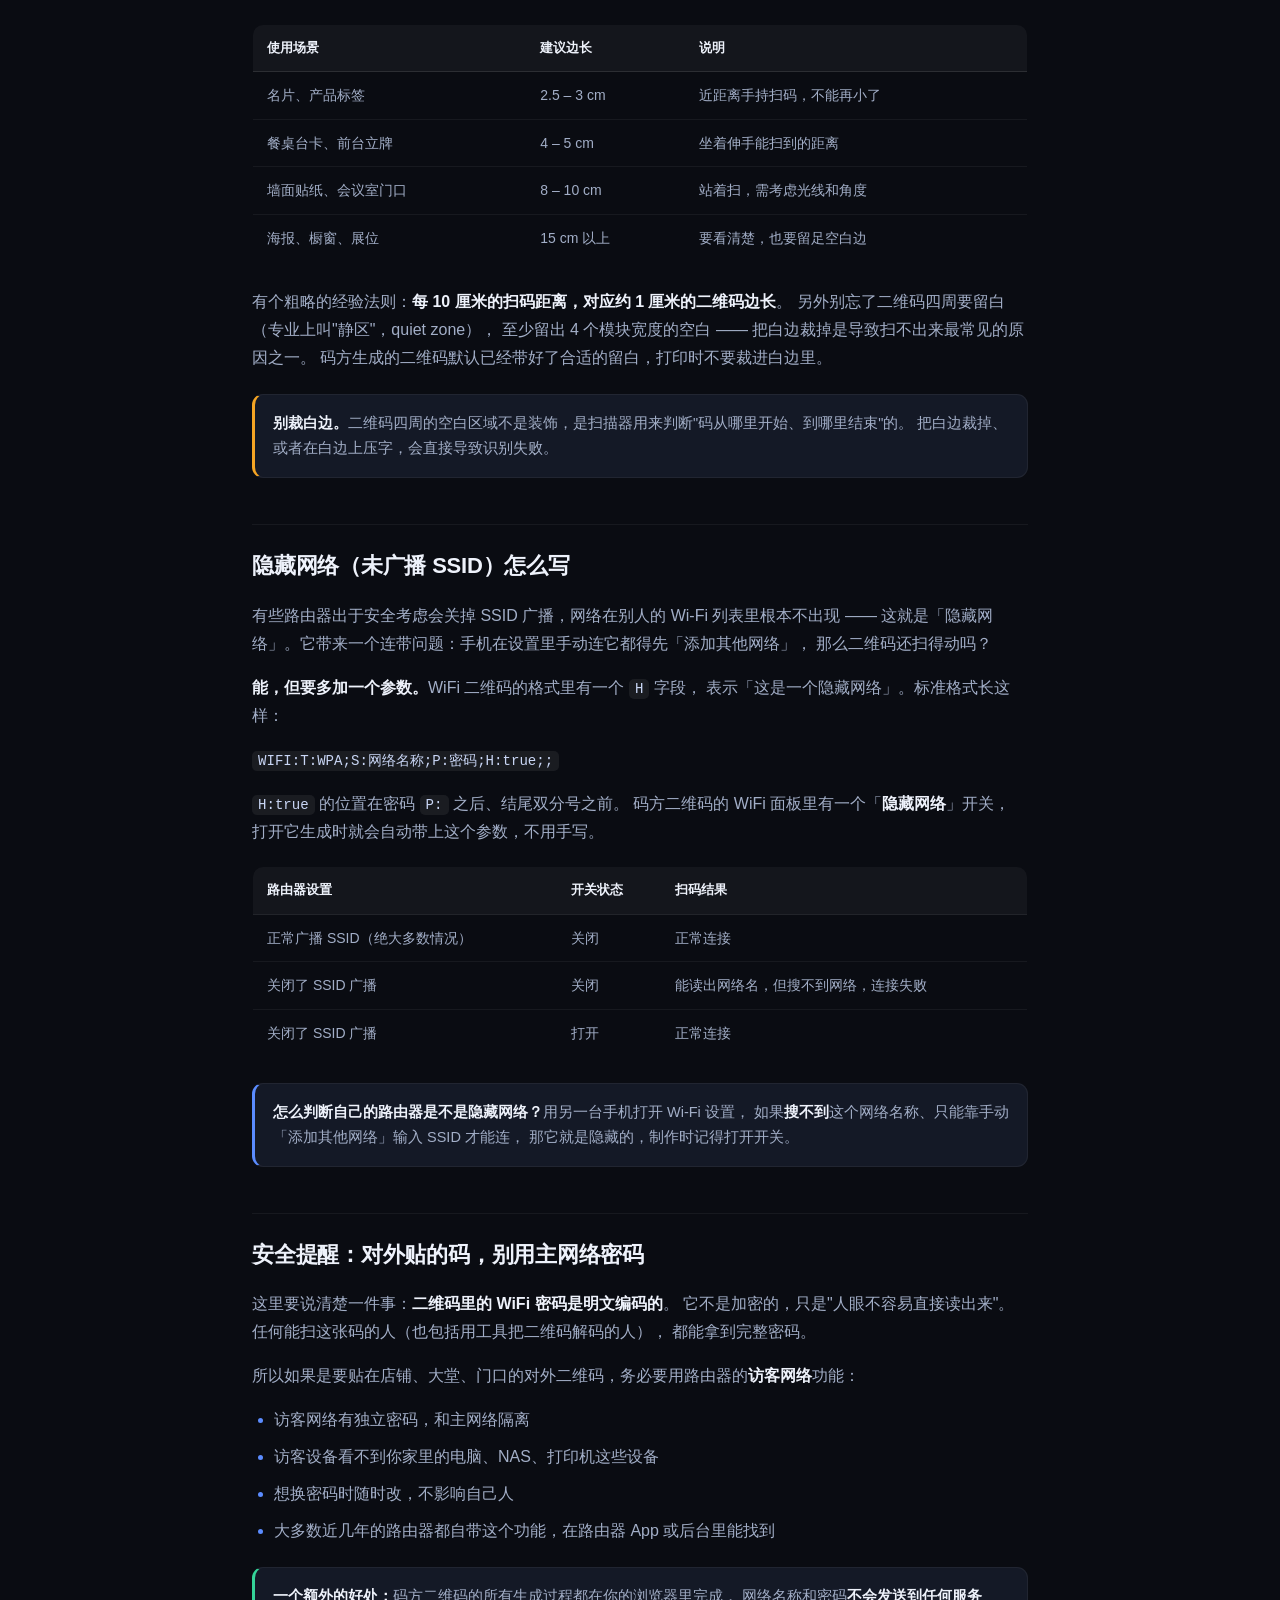
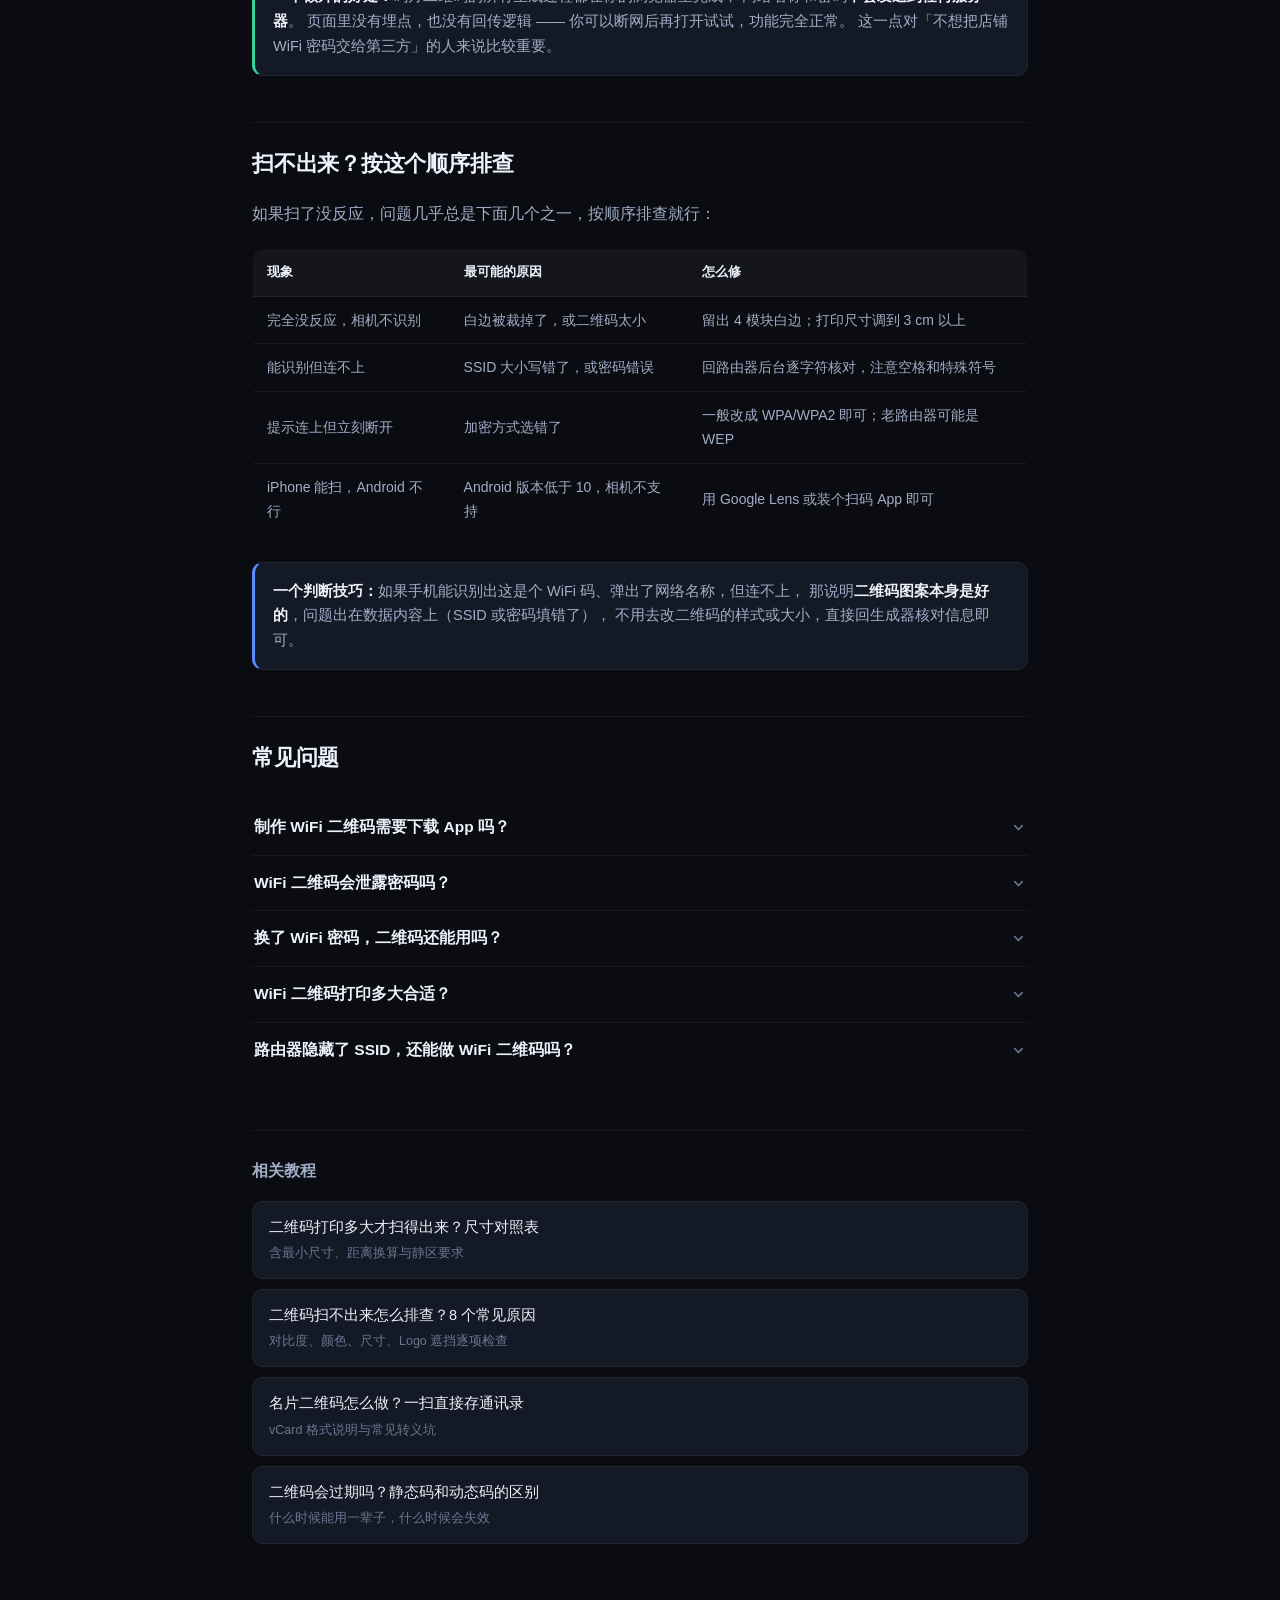
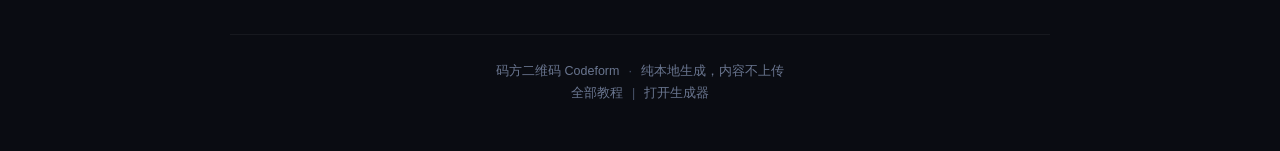
<file: guides/wifi-qr-code.html>
<!DOCTYPE html>
<html lang="zh-CN">
<head>
<meta charset="UTF-8">
<meta name="viewport" content="width=device-width, initial-scale=1.0">
<title>WiFi 二维码怎么制作？手机一扫自动连（2026 图文教程）— 码方二维码</title>
<meta name="description" content="手把手教你制作 WiFi 二维码：填好 SSID 和密码，手机摄像头一扫自动连网，不用再报密码。含隐藏网络设置、打印尺寸建议、访客网络安全提醒与常见扫不出来的排查方法。全程本地生成，密码不上传。">
<meta name="keywords" content="wifi二维码,WiFi二维码怎么制作,wifi二维码生成器,二维码连wifi,免密码连wifi,访客wifi二维码,店铺wifi二维码,隐藏网络二维码">
<link rel="canonical" href="https://mafangqr.com/guides/wifi-qr-code">
<meta name="theme-color" content="#0a0c12">

<meta property="og:type" content="article">
<meta property="og:title" content="WiFi 二维码怎么制作？手机一扫自动连">
<meta property="og:description" content="填好 SSID 和密码即可生成，手机摄像头一扫自动连网。含打印尺寸与安全建议。">
<meta property="og:url" content="https://mafangqr.com/guides/wifi-qr-code">
<meta property="og:image" content="https://mafangqr.com/brand/og-cover.png">
<meta property="og:image:width" content="1200">
<meta property="og:image:height" content="630">
<meta property="og:site_name" content="码方二维码">
<meta property="og:locale" content="zh_CN">
<meta name="twitter:card" content="summary_large_image">
<meta name="twitter:image" content="https://mafangqr.com/brand/og-cover.png">

<link rel="icon" type="image/svg+xml" href="../brand/favicon.svg">
<link rel="apple-touch-icon" href="../brand/apple-touch-icon.png">
<link rel="preload" href="../fonts/inter-latin-var.woff2" as="font" type="font/woff2" crossorigin>
<link rel="stylesheet" href="guides.css">

<script type="application/ld+json">
{
  "@context": "https://schema.org",
  "@graph": [
    {
      "@type": "Article",
      "@id": "https://mafangqr.com/guides/wifi-qr-code#article",
      "headline": "WiFi 二维码怎么制作？手机一扫自动连",
      "description": "手把手教你制作 WiFi 二维码：填好 SSID 和密码，手机摄像头一扫自动连网。含打印尺寸建议与访客网络安全提醒。",
      "inLanguage": "zh-CN",
      "datePublished": "2026-10-06",
      "dateModified": "2026-10-06",
      "author": { "@type": "Organization", "name": "码方二维码 Codeform", "url": "https://mafangqr.com/" },
      "publisher": {
        "@type": "Organization",
        "name": "码方二维码 Codeform",
        "logo": { "@type": "ImageObject", "url": "https://mafangqr.com/brand/icon-512.png", "width": 512, "height": 512 }
      },
      "mainEntityOfPage": { "@type": "WebPage", "@id": "https://mafangqr.com/guides/wifi-qr-code" }
    },
    {
      "@type": "BreadcrumbList",
      "itemListElement": [
        { "@type": "ListItem", "position": 1, "name": "首页", "item": "https://mafangqr.com/" },
        { "@type": "ListItem", "position": 2, "name": "使用教程", "item": "https://mafangqr.com/guides/" },
        { "@type": "ListItem", "position": 3, "name": "WiFi 二维码怎么制作" }
      ]
    },
    {
      "@type": "HowTo",
      "name": "如何制作 WiFi 二维码",
      "description": "用浏览器生成一个扫码即可连接 WiFi 的二维码，无需安装 App。",
      "totalTime": "PT2M",
      "tool": [{ "@type": "HowToTool", "name": "码方二维码在线生成器" }],
      "step": [
        { "@type": "HowToStep", "position": 1, "name": "找到 WiFi 名称与密码", "text": "在路由器背面贴纸或路由器管理后台查看网络名称（SSID）与密码，注意大小写。" },
        { "@type": "HowToStep", "position": 2, "name": "在生成器中选择 WiFi 类型", "text": "打开码方二维码，内容类型选「WiFi」，填入 SSID、密码并选择加密方式，通常选 WPA/WPA2。若路由器未广播 SSID，打开「隐藏网络」开关。" },
        { "@type": "HowToStep", "position": 3, "name": "导出并打印", "text": "点击生成，导出 SVG 用于印刷、PNG 用于屏幕展示，打印尺寸建议不小于 3×3 厘米。" },
        { "@type": "HowToStep", "position": 4, "name": "用两台手机实测", "text": "打印前先用 iPhone 和 Android 各扫一次，确认弹出「加入网络」提示再批量印刷。" }
      ]
    },
    {
      "@type": "FAQPage",
      "mainEntity": [
        {
          "@type": "Question",
          "name": "制作 WiFi 二维码需要下载 App 吗？",
          "acceptedAnswer": { "@type": "Answer", "text": "不需要。在浏览器里就能生成，手机上用系统相机直接扫，iOS 11 与 Android 10 以上都原生支持，不用装扫码软件。" }
        },
        {
          "@type": "Question",
          "name": "WiFi 二维码会泄露密码吗？",
          "acceptedAnswer": { "@type": "Answer", "text": "密码本身以明文编码在二维码图案里，任何能解码这张图的人都能读出密码。所以对外的二维码建议使用专门的访客网络，不要用主网络密码。" }
        },
        {
          "@type": "Question",
          "name": "换了 WiFi 密码，二维码还能用吗？",
          "acceptedAnswer": { "@type": "Answer", "text": "不能。静态二维码把密码写死在图案里，改密码后必须重新生成并重新打印。" }
        },
        {
          "@type": "Question",
          "name": "WiFi 二维码打印多大合适？",
          "acceptedAnswer": { "@type": "Answer", "text": "近距离扫码（伸手可及）建议不小于 3×3 厘米；贴在墙上让人站着扫，建议 8 厘米以上。经验法则是每 10 厘米扫码距离对应约 1 厘米二维码边长。" }
        },
        {
          "@type": "Question",
          "name": "路由器隐藏了 SSID，还能做 WiFi 二维码吗？",
          "acceptedAnswer": { "@type": "Answer", "text": "可以。在生成器里打开「隐藏网络」开关，二维码会带上 H:true 参数，手机扫码时就能连上未广播 SSID 的网络。不开这个开关，手机虽然能读出网络名称，但因为搜不到它会连接失败。" }
        }
      ]
    }
  ]
}
</script>
</head>
<body>

<header class="g-top">
  <div class="g-top-in">
    <a class="g-brand" href="/">
      <img src="../brand/favicon.svg" alt="码方二维码" width="26" height="26">
      码方二维码
    </a>
    <a class="g-cta" href="/?type=wifi">立即生成 WiFi 码 →</a>
  </div>
</header>

<main class="g-wrap">

  <nav class="g-crumb" aria-label="面包屑">
    <a href="/">首页</a><span class="sp">/</span>
    <a href="./">使用教程</a><span class="sp">/</span>
    <span>WiFi 二维码</span>
  </nav>

  <h1>WiFi 二维码怎么制作？手机一扫自动连</h1>

  <p class="g-lead">
    客人来了问密码，你报一串「xK9#mPz2!」，对方听错三次 —— 这个场景其实可以彻底消失。
    把 WiFi 名称和密码做成二维码贴在桌上，手机摄像头对着扫一下，直接弹「加入网络」。
    下面是从制作到打印的完整流程，以及三个最容易踩的坑。
  </p>

  <div class="g-meta">
    <span>更新于 2026-10-06</span><span class="dot"></span>
    <span>约 5 分钟读完</span><span class="dot"></span>
    <span>无需注册 · 不上传数据</span>
  </div>

  <h2>WiFi 二维码是什么，为什么不用装 App</h2>

  <p>
    WiFi 二维码里编码的是一段特定格式的文本，长这样：
  </p>

  <p><code>WIFI:T:WPA;S:网络名称;P:密码;;</code></p>

  <p>
    手机系统认得出这段格式。iPhone（iOS 11 及以上）和 Android（10 及以上）的
    <strong>系统相机 App 原生就支持</strong>，扫到之后直接弹出「加入网络」按钮，点一下就连上了 ——
    不用装任何扫码软件，也不用进设置里手动找网络。
  </p>

  <p>
    Windows 和 Android 系统里的「分享网络」，生成的也是同一段格式，所以是通用的行业标准，不是某家平台的私有方案。
  </p>

  <h2>四步做出来</h2>

  <ol class="steps">
    <li>
      <b>先找到准确的 WiFi 名称和密码</b>
      翻一下路由器背面的贴纸，或者登录路由器管理后台（通常是 <code>192.168.1.1</code>）查看。
      <strong>注意大小写</strong> —— <code>MyHome</code> 和 <code>myhome</code> 是两个不同的网络。
      手机上如果已经连着这个 WiFi，进「设置 → WLAN」，点当前网络通常能看到密码。
    </li>
    <li>
      <b>在生成器里选「WiFi」类型并填入信息</b>
      打开<a href="/">码方二维码</a>，顶部内容类型选「WiFi」，依次填入网络名称、密码，
      加密方式一般选 <strong>WPA/WPA2</strong>（2008 年之后的路由器基本都是）。
      只有完全不设密码的开放网络才选「无密码」。
    </li>
    <li>
      <b>导出 —— 印刷用 SVG，屏幕展示用 PNG</b>
      要打印就下 SVG，矢量图放大到任何尺寸都不会糊，这是印刷的关键。
      只在手机或屏幕上展示，下 PNG 选 1024px 就够。
    </li>
    <li>
      <b>打印前用两台手机各扫一次</b>
      这一步别省。iPhone 和 Android 的相机对边缘情况的处理偶尔不同，
      两台都能正常连接再批量印刷。
    </li>
  </ol>

  <div class="g-cta-card">
    <h3>现在就做一个 WiFi 二维码</h3>
    <p>纯本地生成，密码不会离开你的浏览器。免费、无水印、不需要注册。</p>
    <a class="g-btn" href="/?type=wifi">打开 WiFi 二维码生成器 →</a>
  </div>

  <h2>打印多大才扫得出来</h2>

  <p>
    这是最常被问的问题，也是最容易做错的地方。二维码太小就扫不出来，太大又浪费版面。
  </p>

  <table class="g-table">
    <thead>
      <tr><th>使用场景</th><th>建议边长</th><th>说明</th></tr>
    </thead>
    <tbody>
      <tr><td>名片、产品标签</td><td>2.5 – 3 cm</td><td>近距离手持扫码，不能再小了</td></tr>
      <tr><td>餐桌台卡、前台立牌</td><td>4 – 5 cm</td><td>坐着伸手能扫到的距离</td></tr>
      <tr><td>墙面贴纸、会议室门口</td><td>8 – 10 cm</td><td>站着扫，需考虑光线和角度</td></tr>
      <tr><td>海报、橱窗、展位</td><td>15 cm 以上</td><td>要看清楚，也要留足空白边</td></tr>
    </tbody>
  </table>

  <p>
    有个粗略的经验法则：<strong>每 10 厘米的扫码距离，对应约 1 厘米的二维码边长</strong>。
    另外别忘了二维码四周要留白（专业上叫"静区"，quiet zone），
    至少留出 4 个模块宽度的空白 —— 把白边裁掉是导致扫不出来最常见的原因之一。
    码方生成的二维码默认已经带好了合适的留白，打印时不要裁进白边里。
  </p>

  <div class="note warn">
    <p><b>别裁白边。</b>二维码四周的空白区域不是装饰，是扫描器用来判断"码从哪里开始、到哪里结束"的。
    把白边裁掉、或者在白边上压字，会直接导致识别失败。</p>
  </div>

  <h2>隐藏网络（未广播 SSID）怎么写</h2>

  <p>
    有些路由器出于安全考虑会关掉 SSID 广播，网络在别人的 Wi-Fi 列表里根本不出现 ——
    这就是「隐藏网络」。它带来一个连带问题：手机在设置里手动连它都得先「添加其他网络」，
    那么二维码还扫得动吗？
  </p>

  <p>
    <strong>能，但要多加一个参数。</strong>WiFi 二维码的格式里有一个 <code>H</code> 字段，
    表示「这是一个隐藏网络」。标准格式长这样：
  </p>

  <p><code>WIFI:T:WPA;S:网络名称;P:密码;H:true;;</code></p>

  <p>
    <code>H:true</code> 的位置在密码 <code>P:</code> 之后、结尾双分号之前。
    码方二维码的 WiFi 面板里有一个「<strong>隐藏网络</strong>」开关，
    打开它生成时就会自动带上这个参数，不用手写。
  </p>

  <table class="g-table">
    <thead>
      <tr><th>路由器设置</th><th>开关状态</th><th>扫码结果</th></tr>
    </thead>
    <tbody>
      <tr><td>正常广播 SSID（绝大多数情况）</td><td>关闭</td><td>正常连接</td></tr>
      <tr><td>关闭了 SSID 广播</td><td>关闭</td><td>能读出网络名，但搜不到网络，连接失败</td></tr>
      <tr><td>关闭了 SSID 广播</td><td>打开</td><td>正常连接</td></tr>
    </tbody>
  </table>

  <div class="note">
    <p><b>怎么判断自己的路由器是不是隐藏网络？</b>用另一台手机打开 Wi-Fi 设置，
    如果<strong>搜不到</strong>这个网络名称、只能靠手动「添加其他网络」输入 SSID 才能连，
    那它就是隐藏的，制作时记得打开开关。</p>
  </div>

  <h2>安全提醒：对外贴的码，别用主网络密码</h2>

  <p>
    这里要说清楚一件事：<strong>二维码里的 WiFi 密码是明文编码的</strong>。
    它不是加密的，只是"人眼不容易直接读出来"。任何能扫这张码的人（也包括用工具把二维码解码的人），
    都能拿到完整密码。
  </p>

  <p>
    所以如果是要贴在店铺、大堂、门口的对外二维码，务必要用路由器的<strong>访客网络</strong>功能：
  </p>

  <ul>
    <li>访客网络有独立密码，和主网络隔离</li>
    <li>访客设备看不到你家里的电脑、NAS、打印机这些设备</li>
    <li>想换密码时随时改，不影响自己人</li>
    <li>大多数近几年的路由器都自带这个功能，在路由器 App 或后台里能找到</li>
  </ul>

  <div class="note ok">
    <p><b>一个额外的好处：</b>码方二维码的所有生成过程都在你的浏览器里完成，
    网络名称和密码<strong>不会发送到任何服务器</strong>。
    页面里没有埋点，也没有回传逻辑 —— 你可以断网后再打开试试，功能完全正常。
    这一点对「不想把店铺 WiFi 密码交给第三方」的人来说比较重要。</p>
  </div>

  <h2>扫不出来？按这个顺序排查</h2>

  <p>
    如果扫了没反应，问题几乎总是下面几个之一，按顺序排查就行：
  </p>

  <table class="g-table">
    <thead>
      <tr><th>现象</th><th>最可能的原因</th><th>怎么修</th></tr>
    </thead>
    <tbody>
      <tr>
        <td>完全没反应，相机不识别</td>
        <td>白边被裁掉了，或二维码太小</td>
        <td>留出 4 模块白边；打印尺寸调到 3 cm 以上</td>
      </tr>
      <tr>
        <td>能识别但连不上</td>
        <td>SSID 大小写错了，或密码错误</td>
        <td>回路由器后台逐字符核对，注意空格和特殊符号</td>
      </tr>
      <tr>
        <td>提示连上但立刻断开</td>
        <td>加密方式选错了</td>
        <td>一般改成 WPA/WPA2 即可；老路由器可能是 WEP</td>
      </tr>
      <tr>
        <td>iPhone 能扫，Android 不行</td>
        <td>Android 版本低于 10，相机不支持</td>
        <td>用 Google Lens 或装个扫码 App 即可</td>
      </tr>
    </tbody>
  </table>

  <div class="note">
    <p><b>一个判断技巧：</b>如果手机能识别出这是个 WiFi 码、弹出了网络名称，但连不上，
    那说明<strong>二维码图案本身是好的</strong>，问题出在数据内容上（SSID 或密码填错了），
    不用去改二维码的样式或大小，直接回生成器核对信息即可。</p>
  </div>

<!-- FAQ-AUTO-START -->
<h2>常见问题</h2>
<div class="g-faq" id="faqList">
  <div class="g-faq-item">
    <button class="g-faq-q" type="button" aria-expanded="false">
      <span>制作 WiFi 二维码需要下载 App 吗？</span>
      <svg class="chev" viewBox="0 0 24 24" fill="none" stroke="currentColor" stroke-width="2.4" stroke-linecap="round" stroke-linejoin="round"><path d="M6 9l6 6 6-6"/></svg>
    </button>
    <div class="g-faq-a"><p>不需要。在浏览器里就能生成，手机上用系统相机直接扫，iOS 11 与 Android 10 以上都原生支持，不用装扫码软件。</p></div>
  </div>
  <div class="g-faq-item">
    <button class="g-faq-q" type="button" aria-expanded="false">
      <span>WiFi 二维码会泄露密码吗？</span>
      <svg class="chev" viewBox="0 0 24 24" fill="none" stroke="currentColor" stroke-width="2.4" stroke-linecap="round" stroke-linejoin="round"><path d="M6 9l6 6 6-6"/></svg>
    </button>
    <div class="g-faq-a"><p>密码本身以明文编码在二维码图案里，任何能解码这张图的人都能读出密码。所以对外的二维码建议使用专门的访客网络，不要用主网络密码。</p></div>
  </div>
  <div class="g-faq-item">
    <button class="g-faq-q" type="button" aria-expanded="false">
      <span>换了 WiFi 密码，二维码还能用吗？</span>
      <svg class="chev" viewBox="0 0 24 24" fill="none" stroke="currentColor" stroke-width="2.4" stroke-linecap="round" stroke-linejoin="round"><path d="M6 9l6 6 6-6"/></svg>
    </button>
    <div class="g-faq-a"><p>不能。静态二维码把密码写死在图案里，改密码后必须重新生成并重新打印。</p></div>
  </div>
  <div class="g-faq-item">
    <button class="g-faq-q" type="button" aria-expanded="false">
      <span>WiFi 二维码打印多大合适？</span>
      <svg class="chev" viewBox="0 0 24 24" fill="none" stroke="currentColor" stroke-width="2.4" stroke-linecap="round" stroke-linejoin="round"><path d="M6 9l6 6 6-6"/></svg>
    </button>
    <div class="g-faq-a"><p>近距离扫码（伸手可及）建议不小于 3×3 厘米；贴在墙上让人站着扫，建议 8 厘米以上。经验法则是每 10 厘米扫码距离对应约 1 厘米二维码边长。</p></div>
  </div>
  <div class="g-faq-item">
    <button class="g-faq-q" type="button" aria-expanded="false">
      <span>路由器隐藏了 SSID，还能做 WiFi 二维码吗？</span>
      <svg class="chev" viewBox="0 0 24 24" fill="none" stroke="currentColor" stroke-width="2.4" stroke-linecap="round" stroke-linejoin="round"><path d="M6 9l6 6 6-6"/></svg>
    </button>
    <div class="g-faq-a"><p>可以。在生成器里打开「隐藏网络」开关，二维码会带上 H:true 参数，手机扫码时就能连上未广播 SSID 的网络。不开这个开关，手机虽然能读出网络名称，但因为搜不到它会连接失败。</p></div>
  </div>
</div>
<!-- FAQ-AUTO-END -->

  <section class="g-rel">
    <h2>相关教程</h2>
    <ul>
      <li><a href="qr-code-print-size">二维码打印多大才扫得出来？尺寸对照表<span>含最小尺寸、距离换算与静区要求</span></a></li>
      <li><a href="qr-code-not-scanning">二维码扫不出来怎么排查？8 个常见原因<span>对比度、颜色、尺寸、Logo 遮挡逐项检查</span></a></li>
      <li><a href="vcard-qr-code">名片二维码怎么做？一扫直接存通讯录<span>vCard 格式说明与常见转义坑</span></a></li>
      <li><a href="qr-code-expire">二维码会过期吗？静态码和动态码的区别<span>什么时候能用一辈子，什么时候会失效</span></a></li>
    </ul>
  </section>

</main>

<footer class="g-foot">
  <a href="/">码方二维码 Codeform</a><span class="sp">·</span>纯本地生成，内容不上传
  <br>
  <a href="./">全部教程</a><span class="sp">|</span><a href="/">打开生成器</a>
</footer>

<!-- FAQ-SCRIPT -->
<script>
// 常见问题折叠。用按钮 + aria-expanded 而非 <details>：
// details 的展开动画在各浏览器表现不一致，且默认三角不易统一视觉。
(function () {
  var list = document.getElementById('faqList');
  if (!list) return;
  list.addEventListener('click', function (e) {
    var btn = e.target.closest('.g-faq-q');
    if (!btn || !list.contains(btn)) return;
    var item = btn.parentNode;
    var on = item.classList.toggle('on');
    btn.setAttribute('aria-expanded', on ? 'true' : 'false');
    // 展开高度按实际内容算，不用 CSS 里写死的 max-height ——
    // 硬编码值在答案变长后会把文字截断，是这类折叠组件最常见的隐性 bug。
    var body = item.querySelector('.g-faq-a');
    if (body) body.style.maxHeight = on ? (body.scrollHeight + 20) + 'px' : '';
  });
})();
</script>

</body>
</html>
</file>
<file: guides/guides.css>
/* ============================================================
   码方二维码 Codeform · 内容页共享样式
   ------------------------------------------------------------
   只给 guides/ 下的专题页用，首页完全不引用这个文件。
   这样内容页怎么改都不会影响工具本体，反之亦然。

   做法：把首页的 CSS 变量与视觉语言抄过来，保持一致观感，
   但刻意不复用首页样式表 —— 首页样式是给「工具布局」写的，
   带大量 grid/flex 容器规则，直接拿来当文章样式会互相打架。
   ============================================================ */

:root {
  --bg: #0a0c12;
  --surface-1: rgba(20, 25, 40, 0.62);
  --surface-2: rgba(30, 37, 56, 0.55);
  --surface-3: rgba(255, 255, 255, 0.045);
  --hair: rgba(255, 255, 255, 0.055);
  --hair-strong: rgba(255, 255, 255, 0.10);

  --ink: #eef2fb;
  --ink-2: #a2aec7;
  --ink-3: #6a7690;
  --ink-4: #48536b;

  --accent: #5b8cff;
  --accent-2: #22d3ee;
  --accent-3: #a06bff;
  --grad: linear-gradient(135deg, #5b8cff 0%, #a06bff 100%);
  --glow: rgba(91, 140, 255, 0.42);

  --radius-lg: 22px;
  --radius: 16px;
  --radius-sm: 11px;

  --ease-out: cubic-bezier(0.22, 1, 0.36, 1);
  --shadow-card: 0 1px 0 rgba(255,255,255,.045) inset, 0 18px 44px -24px rgba(0,0,0,.9);
}

* { box-sizing: border-box; }

html { scroll-behavior: smooth; }

body {
  margin: 0;
  background: var(--bg);
  color: var(--ink);
  font-family: 'Inter', -apple-system, BlinkMacSystemFont, 'PingFang SC',
               'Hiragino Sans GB', 'Microsoft YaHei', 'Noto Sans CJK SC', sans-serif;
  font-size: 16px;
  line-height: 1.75;
  -webkit-font-smoothing: antialiased;
  text-rendering: optimizeLegibility;
  position: relative;
  overflow-x: hidden;
}

/* 与首页同源的光晕背景 */
body::before {
  content: ""; position: fixed; inset: -20%; z-index: -1; pointer-events: none;
  background:
    radial-gradient(760px 560px at 80% -6%, rgba(91,140,255,.15), transparent 68%),
    radial-gradient(680px 540px at 4% 100%, rgba(160,107,255,.12), transparent 68%);
}

a { color: var(--accent); text-decoration: none; }
a:hover { text-decoration: underline; }

/* ---------- 顶栏 ---------- */
.g-top {
  position: sticky; top: 0; z-index: 50;
  backdrop-filter: blur(18px); -webkit-backdrop-filter: blur(18px);
  background: rgba(10, 12, 18, 0.78);
  border-bottom: 1px solid var(--hair);
}
.g-top-in {
  max-width: 820px; margin: 0 auto; padding: 13px 22px;
  display: flex; align-items: center; justify-content: space-between; gap: 18px;
}
.g-brand {
  display: inline-flex; align-items: center; gap: 9px;
  font-size: 14.5px; font-weight: 650; color: var(--ink); text-decoration: none;
}
.g-brand:hover { text-decoration: none; }
.g-brand img { width: 26px; height: 26px; border-radius: 7px; }
.g-cta {
  display: inline-flex; align-items: center; gap: 7px;
  padding: 8px 16px; border-radius: 9px; font-size: 13px; font-weight: 600;
  background: var(--grad); color: #fff; text-decoration: none;
  box-shadow: 0 8px 22px -12px var(--glow);
  transition: transform .2s var(--ease-out), box-shadow .2s var(--ease-out);
  white-space: nowrap;
}
.g-cta:hover { text-decoration: none; transform: translateY(-1px); box-shadow: 0 12px 28px -12px var(--glow); }

/* ---------- 正文容器 ---------- */
.g-wrap { max-width: 820px; margin: 0 auto; padding: 40px 22px 80px; }

/* ---------- 面包屑 ---------- */
.g-crumb {
  font-size: 12.5px; color: var(--ink-3); margin-bottom: 20px;
  display: flex; align-items: center; gap: 7px; flex-wrap: wrap;
}
.g-crumb a { color: var(--ink-3); }
.g-crumb a:hover { color: var(--accent); }
.g-crumb .sp { color: var(--ink-4); }

/* ---------- 标题 ---------- */
h1 {
  font-size: 33px; font-weight: 750; line-height: 1.28; letter-spacing: -0.02em;
  margin: 0 0 16px;
}
.g-lead {
  font-size: 16.5px; line-height: 1.72; color: var(--ink-2);
  margin: 0 0 28px; padding-left: 16px; border-left: 3px solid var(--accent);
}
.g-meta {
  font-size: 12.5px; color: var(--ink-3); margin-bottom: 34px;
  display: flex; align-items: center; gap: 14px; flex-wrap: wrap;
}
.g-meta .dot { width: 3px; height: 3px; border-radius: 50%; background: var(--ink-4); }

h2 {
  font-size: 22px; font-weight: 700; letter-spacing: -0.01em;
  margin: 46px 0 16px; padding-top: 22px;
  border-top: 1px solid var(--hair);
}
h2:first-of-type { border-top: 0; padding-top: 0; }
h3 { font-size: 17px; font-weight: 650; margin: 28px 0 10px; color: var(--ink); }

p { margin: 0 0 16px; color: var(--ink-2); }
strong, b { color: var(--ink); font-weight: 650; }

ul, ol { margin: 0 0 18px; padding-left: 22px; color: var(--ink-2); }
li { margin-bottom: 9px; }
li::marker { color: var(--accent); }

code {
  font-family: 'JetBrains Mono', ui-monospace, SFMono-Regular, Menlo, monospace;
  font-size: 0.88em; padding: 2px 6px; border-radius: 5px;
  background: rgba(255,255,255,.065); color: #c9d6f5;
}

/* ---------- 提示块 ---------- */
.note {
  margin: 22px 0; padding: 16px 18px; border-radius: var(--radius-sm);
  background: var(--surface-2); border: 1px solid var(--hair);
  border-left: 3px solid var(--accent);
  font-size: 14.5px; line-height: 1.72; color: var(--ink-2);
}
.note.warn { border-left-color: #f5a524; }
.note.ok { border-left-color: #34d399; }
.note b { color: var(--ink); }
.note p:last-child { margin-bottom: 0; }

/* ---------- 表格 ---------- */
.g-table {
  width: 100%; border-collapse: collapse; margin: 20px 0 26px;
  font-size: 14px; overflow: hidden; border-radius: var(--radius-sm);
  border: 1px solid var(--hair);
}
.g-table th {
  text-align: left; padding: 12px 14px; font-weight: 650; font-size: 13px;
  color: var(--ink); background: var(--surface-3);
  border-bottom: 1px solid var(--hair-strong); white-space: nowrap;
}
.g-table td {
  padding: 11px 14px; color: var(--ink-2);
  border-bottom: 1px solid var(--hair);
}
.g-table tr:last-child td { border-bottom: 0; }
.g-table tbody tr:hover { background: rgba(255,255,255,.02); }

/* ---------- CTA 卡片 ---------- */
.g-cta-card {
  margin: 38px 0; padding: 26px 24px; border-radius: var(--radius);
  background: linear-gradient(135deg, rgba(91,140,255,.12), rgba(160,107,255,.10));
  border: 1px solid rgba(91,140,255,.24);
  box-shadow: var(--shadow-card); text-align: center;
}
.g-cta-card h3 { margin: 0 0 8px; font-size: 18px; color: var(--ink); }
.g-cta-card p { margin: 0 0 18px; font-size: 14px; color: var(--ink-2); }
.g-btn {
  display: inline-flex; align-items: center; gap: 8px;
  padding: 12px 26px; border-radius: 11px; font-size: 14.5px; font-weight: 600;
  background: var(--grad); color: #fff; text-decoration: none;
  box-shadow: 0 10px 26px -12px var(--glow);
  transition: transform .2s var(--ease-out), box-shadow .2s var(--ease-out);
}
.g-btn:hover { text-decoration: none; transform: translateY(-1px); box-shadow: 0 14px 32px -12px var(--glow); }

/* ---------- 步骤 ---------- */
.steps { counter-reset: step; list-style: none; padding: 0; margin: 22px 0; }
.steps > li {
  counter-increment: step; position: relative;
  padding: 0 0 22px 46px; margin: 0; color: var(--ink-2);
}
.steps > li::before {
  content: counter(step);
  position: absolute; left: 0; top: 1px;
  width: 29px; height: 29px; border-radius: 50%;
  display: grid; place-items: center;
  font-size: 13.5px; font-weight: 700; color: #fff;
  background: var(--grad); box-shadow: 0 4px 14px -5px var(--glow);
}
.steps > li::after {
  content: ""; position: absolute; left: 14px; top: 34px; bottom: 4px;
  width: 1px; background: var(--hair-strong);
}
.steps > li:last-child { padding-bottom: 0; }
.steps > li:last-child::after { display: none; }
.steps > li b { display: block; color: var(--ink); font-weight: 650; margin-bottom: 3px; }

/* ---------- 常见问题（折叠） ----------
   必须与页面 head 里的 FAQPage 结构化数据逐条对应：
   Google 要求结构化数据与可见内容一致，只标不写会被判欺骗性标记。 */
.g-faq { margin: 22px 0 8px; }
.g-faq-item { border-bottom: 1px solid var(--hair); }
.g-faq-item:last-child { border-bottom: 0; }
.g-faq-q {
  width: 100%; text-align: left; background: none; border: 0; cursor: pointer;
  display: flex; align-items: center; justify-content: space-between; gap: 16px;
  padding: 15px 2px; font-size: 15.5px; font-weight: 600; color: var(--ink);
  font-family: inherit; line-height: 1.6;
  transition: color .18s var(--ease-out);
}
.g-faq-q:hover { color: var(--accent); }
.g-faq-q .chev {
  flex-shrink: 0; width: 15px; height: 15px; color: var(--ink-3);
  transition: transform .25s var(--ease-out), color .18s var(--ease-out);
}
.g-faq-item.on .g-faq-q .chev { transform: rotate(180deg); color: var(--accent); }
.g-faq-a {
  overflow: hidden; max-height: 0; opacity: 0;
  transition: max-height .3s var(--ease-out), opacity .25s var(--ease-out);
}
/* JS 会用内联 max-height 精确控制展开高度；这里的值只是
   JS 未执行时的兜底，别设太小以免内容被切。 */
.g-faq-item.on .g-faq-a { max-height: 1200px; opacity: 1; }
.g-faq-a p {
  margin: 0; padding: 0 2px 17px; font-size: 14.5px; line-height: 1.78; color: var(--ink-2);
}

/* ---------- 相关阅读 ---------- */
.g-rel { margin-top: 52px; padding-top: 26px; border-top: 1px solid var(--hair); }
.g-rel h2 { font-size: 16px; margin: 0 0 16px; padding: 0; border: 0; color: var(--ink-2); font-weight: 600; }
.g-rel ul { list-style: none; padding: 0; margin: 0; }
.g-rel li { margin-bottom: 10px; }
.g-rel a {
  display: block; padding: 13px 16px; border-radius: var(--radius-sm);
  background: var(--surface-2); border: 1px solid var(--hair);
  color: var(--ink); font-size: 14.5px; text-decoration: none;
  transition: border-color .2s var(--ease-out), background .2s var(--ease-out), transform .2s var(--ease-out);
}
.g-rel a:hover {
  text-decoration: none; transform: translateX(3px);
  border-color: rgba(91,140,255,.4); background: var(--surface-3);
}
.g-rel a span { display: block; font-size: 12.5px; color: var(--ink-3); margin-top: 3px; font-weight: 400; }

/* ---------- 页脚 ---------- */
.g-foot {
  max-width: 820px; margin: 0 auto; padding: 26px 22px 46px;
  font-size: 12.5px; color: var(--ink-3); text-align: center;
  border-top: 1px solid var(--hair);
}
.g-foot a { color: var(--ink-3); }
.g-foot a:hover { color: var(--accent); }
.g-foot .sp { margin: 0 9px; color: var(--ink-4); }

/* ---------- 响应式 ---------- */
@media (max-width: 640px) {
  .g-wrap { padding: 28px 18px 60px; }
  h1 { font-size: 26px; }
  h2 { font-size: 19px; margin-top: 36px; }
  .g-lead { font-size: 15.5px; }
  .g-table { font-size: 13px; }
  .g-table th, .g-table td { padding: 9px 10px; }
  .g-cta { padding: 7px 13px; font-size: 12.5px; }
}
</file>
